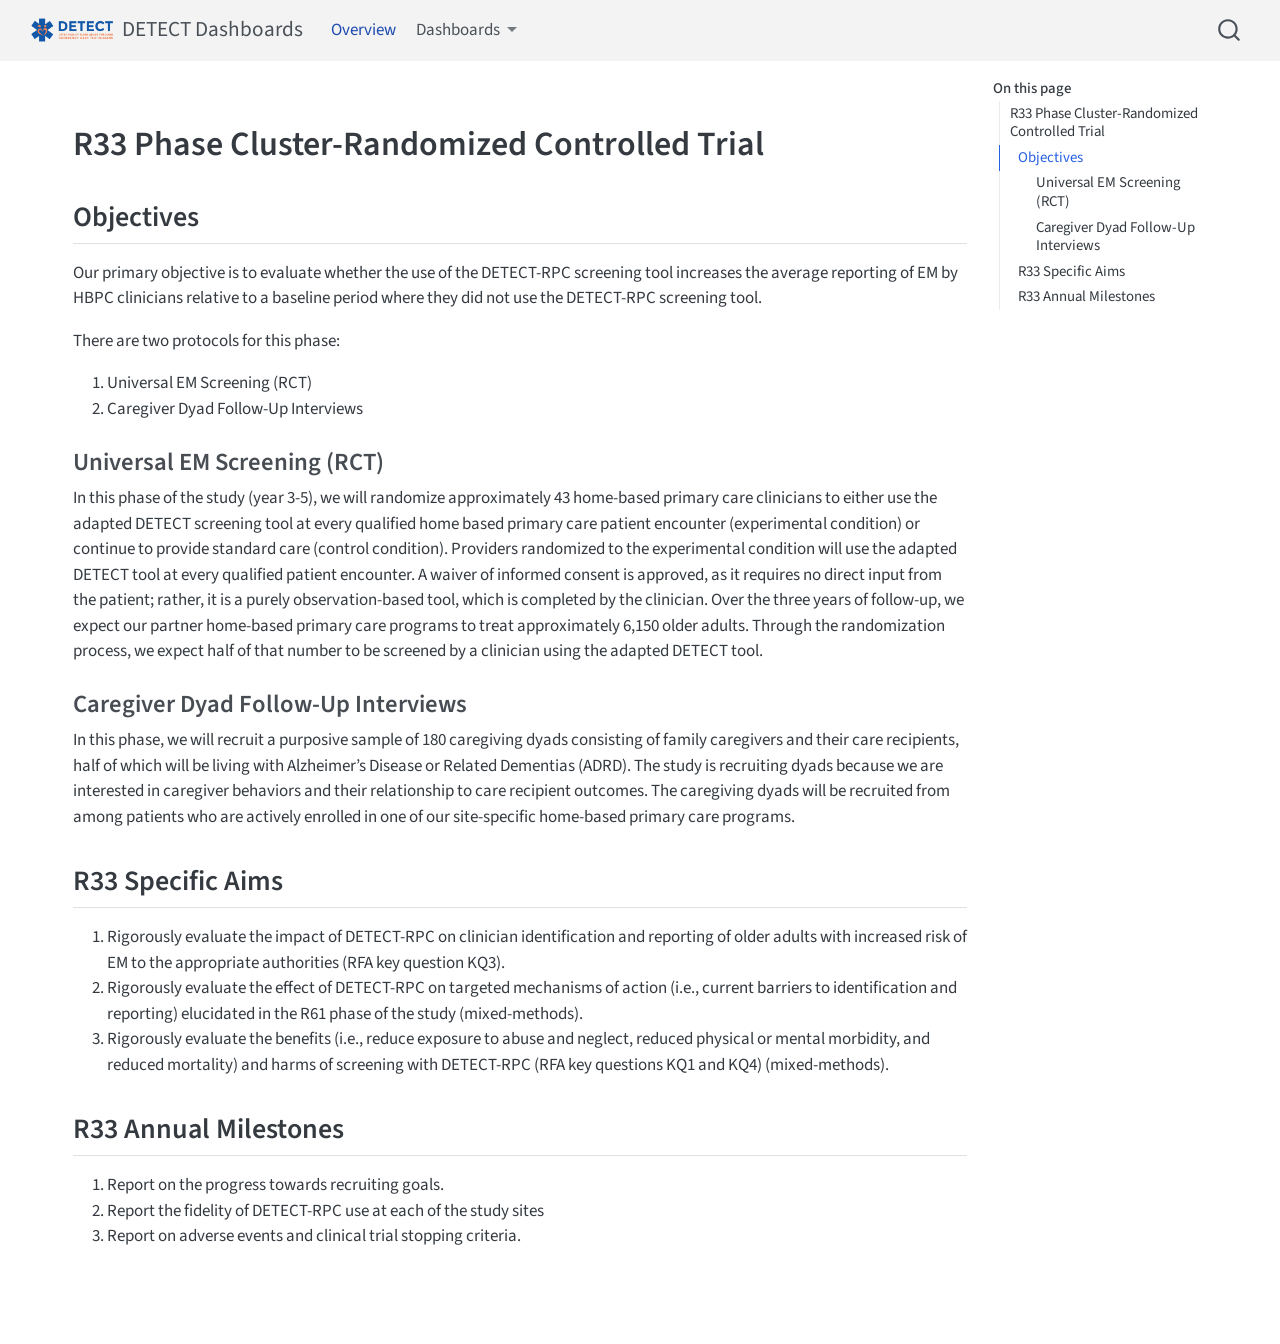
<file: index.html>
<!DOCTYPE html>
<html xmlns="http://www.w3.org/1999/xhtml" lang="en" xml:lang="en"><head>

<meta charset="utf-8">
<meta name="generator" content="quarto-1.9.35">

<meta name="viewport" content="width=device-width, initial-scale=1.0, user-scalable=yes">


<title>DETECT Dashboards</title>
<style>
/* Default styles provided by pandoc.
** See https://pandoc.org/MANUAL.html#variables-for-html for config info.
*/
code{white-space: pre-wrap;}
span.smallcaps{font-variant: small-caps;}
div.columns{display: flex; gap: min(4vw, 1.5em);}
div.column{flex: auto; overflow-x: auto;}
div.hanging-indent{margin-left: 1.5em; text-indent: -1.5em;}
ul.task-list{list-style: none;}
ul.task-list li input[type="checkbox"] {
  width: 0.8em;
  margin: 0 0.8em 0.2em -1em; /* quarto-specific, see https://github.com/quarto-dev/quarto-cli/issues/4556 */ 
  vertical-align: middle;
}
</style>


<script src="site_libs/quarto-nav/quarto-nav.js"></script>
<script src="site_libs/quarto-nav/headroom.min.js"></script>
<script src="site_libs/clipboard/clipboard.min.js"></script>
<script src="site_libs/quarto-search/autocomplete.umd.js"></script>
<script src="site_libs/quarto-search/fuse.min.js"></script>
<script src="site_libs/quarto-search/quarto-search.js"></script>
<meta name="quarto:offset" content="./">
<script src="site_libs/quarto-html/quarto.js" type="module"></script>
<script src="site_libs/quarto-html/tabsets/tabsets.js" type="module"></script>
<script src="site_libs/quarto-html/popper.min.js"></script>
<script src="site_libs/quarto-html/tippy.umd.min.js"></script>
<script src="site_libs/quarto-html/anchor.min.js"></script>
<link href="site_libs/quarto-html/tippy.css" rel="stylesheet">
<link href="site_libs/quarto-html/quarto-syntax-highlighting-46f66b053e56abd73bb6e954d61a315b.css" rel="stylesheet" id="quarto-text-highlighting-styles">
<script src="site_libs/bootstrap/bootstrap.min.js"></script>
<link href="site_libs/bootstrap/bootstrap-icons.css" rel="stylesheet">
<link href="site_libs/bootstrap/bootstrap-0ff3f1d76fcff7ed79e3e7213099bb52.min.css" rel="stylesheet" append-hash="true" id="quarto-bootstrap" data-mode="light">
<script id="quarto-search-options" type="application/json">{
  "location": "navbar",
  "copy-button": false,
  "collapse-after": 3,
  "panel-placement": "end",
  "type": "overlay",
  "limit": 50,
  "keyboard-shortcut": [
    "f",
    "/",
    "s"
  ],
  "show-item-context": false,
  "language": {
    "search-no-results-text": "No results",
    "search-matching-documents-text": "matching documents",
    "search-copy-link-title": "Copy link to search",
    "search-hide-matches-text": "Hide additional matches",
    "search-more-match-text": "more match in this document",
    "search-more-matches-text": "more matches in this document",
    "search-clear-button-title": "Clear",
    "search-text-placeholder": "",
    "search-detached-cancel-button-title": "Cancel",
    "search-submit-button-title": "Submit",
    "search-label": "Search"
  }
}</script>


<link rel="stylesheet" href="assets/custom_style.css">
</head>

<body class="nav-fixed quarto-light">

<div id="quarto-search-results"></div>
  <header id="quarto-header" class="headroom fixed-top">
    <nav class="navbar navbar-expand-lg " data-bs-theme="dark">
      <div class="navbar-container container-fluid">
      <div class="navbar-brand-container mx-auto">
    <a href="./index.html" class="navbar-brand navbar-brand-logo">
    <img src="./graphics/detect_logo.png" alt="" class="navbar-logo light-content">
    <img src="./graphics/detect_logo.png" alt="" class="navbar-logo dark-content">
    </a>
    <a class="navbar-brand" href="./index.html">
    <span class="navbar-title">DETECT Dashboards</span>
    </a>
  </div>
            <div id="quarto-search" class="" title="Search"></div>
          <button class="navbar-toggler" type="button" data-bs-toggle="collapse" data-bs-target="#navbarCollapse" aria-controls="navbarCollapse" role="menu" aria-expanded="false" aria-label="Toggle navigation" onclick="if (window.quartoToggleHeadroom) { window.quartoToggleHeadroom(); }">
  <span class="navbar-toggler-icon"></span>
</button>
          <div class="collapse navbar-collapse" id="navbarCollapse">
            <ul class="navbar-nav navbar-nav-scroll me-auto">
  <li class="nav-item">
    <a class="nav-link active" href="./index.html" aria-current="page"> 
<span class="menu-text">Overview</span></a>
  </li>  
  <li class="nav-item dropdown ">
    <a class="nav-link dropdown-toggle" href="#" id="nav-menu-dashboards" role="link" data-bs-toggle="dropdown" aria-expanded="false">
 <span class="menu-text">Dashboards</span>
    </a>
    <ul class="dropdown-menu" aria-labelledby="nav-menu-dashboards">    
        <li>
    <a class="dropdown-item" href="./sections/detect_tool_dashboard.html">
 <span class="dropdown-text">DETECT Tool</span></a>
  </li>  
        <li>
    <a class="dropdown-item" href="./sections/aps_baseline_dashboard.html">
 <span class="dropdown-text">APS Baseline Dashboard</span></a>
  </li>  
    </ul>
  </li>
</ul>
          </div> <!-- /navcollapse -->
            <div class="quarto-navbar-tools">
</div>
      </div> <!-- /container-fluid -->
    </nav>
</header>
<!-- content -->
<div id="quarto-content" class="quarto-container page-columns page-rows-contents page-layout-full page-navbar">
<!-- sidebar -->
<!-- margin-sidebar -->
    <div id="quarto-margin-sidebar" class="sidebar margin-sidebar">
        <nav id="TOC" role="doc-toc" class="toc-active">
    <h2 id="toc-title">On this page</h2>
   
  <ul>
  <li><a href="#r33-phase-cluster-randomized-controlled-trial" id="toc-r33-phase-cluster-randomized-controlled-trial" class="nav-link active" data-scroll-target="#r33-phase-cluster-randomized-controlled-trial">R33 Phase Cluster-Randomized Controlled Trial</a>
  <ul class="collapse">
  <li><a href="#objectives" id="toc-objectives" class="nav-link" data-scroll-target="#objectives">Objectives</a>
  <ul class="collapse">
  <li><a href="#universal-em-screening-rct" id="toc-universal-em-screening-rct" class="nav-link" data-scroll-target="#universal-em-screening-rct">Universal EM Screening (RCT)</a></li>
  <li><a href="#caregiver-dyad-follow-up-interviews" id="toc-caregiver-dyad-follow-up-interviews" class="nav-link" data-scroll-target="#caregiver-dyad-follow-up-interviews">Caregiver Dyad Follow-Up Interviews</a></li>
  </ul></li>
  <li><a href="#r33-specific-aims" id="toc-r33-specific-aims" class="nav-link" data-scroll-target="#r33-specific-aims">R33 Specific Aims</a></li>
  <li><a href="#r33-annual-milestones" id="toc-r33-annual-milestones" class="nav-link" data-scroll-target="#r33-annual-milestones">R33 Annual Milestones</a></li>
  </ul></li>
  </ul>
</nav>
    </div>
<!-- main -->
<main class="content column-page-left" id="quarto-document-content"><header id="title-block-header" class="quarto-title-block"></header>




<section id="r33-phase-cluster-randomized-controlled-trial" class="level1">
<h1>R33 Phase Cluster-Randomized Controlled Trial</h1>
<section id="objectives" class="level2">
<h2 class="anchored" data-anchor-id="objectives">Objectives</h2>
<p>Our primary objective is to evaluate whether the use of the DETECT-RPC screening tool increases the average reporting of EM by HBPC clinicians relative to a baseline period where they did not use the DETECT-RPC screening tool.</p>
<p>There are two protocols for this phase:</p>
<ol type="1">
<li>Universal EM Screening (RCT)</li>
<li>Caregiver Dyad Follow-Up Interviews</li>
</ol>
<section id="universal-em-screening-rct" class="level3">
<h3 class="anchored" data-anchor-id="universal-em-screening-rct">Universal EM Screening (RCT)</h3>
<p>In this phase of the study (year 3-5), we will randomize approximately 43 home-based primary care clinicians to either use the adapted DETECT screening tool at every qualified home based primary care patient encounter (experimental condition) or continue to provide standard care (control condition). Providers randomized to the experimental condition will use the adapted DETECT tool at every qualified patient encounter. A waiver of informed consent is approved, as it requires no direct input from the patient; rather, it is a purely observation-based tool, which is completed by the clinician. Over the three years of follow-up, we expect our partner home-based primary care programs to treat approximately 6,150 older adults. Through the randomization process, we expect half of that number to be screened by a clinician using the adapted DETECT tool.</p>
</section>
<section id="caregiver-dyad-follow-up-interviews" class="level3">
<h3 class="anchored" data-anchor-id="caregiver-dyad-follow-up-interviews">Caregiver Dyad Follow-Up Interviews</h3>
<p>In this phase, we will recruit a purposive sample of 180 caregiving dyads consisting of family caregivers and their care recipients, half of which will be living with Alzheimer’s Disease or Related Dementias (ADRD). The study is recruiting dyads because we are interested in caregiver behaviors and their relationship to care recipient outcomes. The caregiving dyads will be recruited from among patients who are actively enrolled in one of our site-specific home-based primary care programs.</p>
</section>
</section>
<section id="r33-specific-aims" class="level2">
<h2 class="anchored" data-anchor-id="r33-specific-aims">R33 Specific Aims</h2>
<ol type="1">
<li>Rigorously evaluate the impact of DETECT-RPC on clinician identification and reporting of older adults with increased risk of EM to the appropriate authorities (RFA key question KQ3).</li>
<li>Rigorously evaluate the effect of DETECT-RPC on targeted mechanisms of action (i.e., current barriers to identification and reporting) elucidated in the R61 phase of the study (mixed-methods).</li>
<li>Rigorously evaluate the benefits (i.e., reduce exposure to abuse and neglect, reduced physical or mental morbidity, and reduced mortality) and harms of screening with DETECT-RPC (RFA key questions KQ1 and KQ4) (mixed-methods).</li>
</ol>
</section>
<section id="r33-annual-milestones" class="level2">
<h2 class="anchored" data-anchor-id="r33-annual-milestones">R33 Annual Milestones</h2>
<ol type="1">
<li>Report on the progress towards recruiting goals.</li>
<li>Report the fidelity of DETECT-RPC use at each of the study sites</li>
<li>Report on adverse events and clinical trial stopping criteria.</li>
</ol>


</section>
</section>

</main> <!-- /main -->
<script id="quarto-html-after-body" type="application/javascript">
  window.document.addEventListener("DOMContentLoaded", function (event) {
    const icon = "";
    const anchorJS = new window.AnchorJS();
    anchorJS.options = {
      placement: 'right',
      icon: icon
    };
    anchorJS.add('.anchored');
    const isCodeAnnotation = (el) => {
      for (const clz of el.classList) {
        if (clz.startsWith('code-annotation-')) {                     
          return true;
        }
      }
      return false;
    }
    const onCopySuccess = function(e) {
      // button target
      const button = e.trigger;
      // don't keep focus
      button.blur();
      // flash "checked"
      button.classList.add('code-copy-button-checked');
      var currentTitle = button.getAttribute("title");
      button.setAttribute("title", "Copied!");
      let tooltip;
      if (window.bootstrap) {
        button.setAttribute("data-bs-toggle", "tooltip");
        button.setAttribute("data-bs-placement", "left");
        button.setAttribute("data-bs-title", "Copied!");
        tooltip = new bootstrap.Tooltip(button, 
          { trigger: "manual", 
            customClass: "code-copy-button-tooltip",
            offset: [0, -8]});
        tooltip.show();    
      }
      setTimeout(function() {
        if (tooltip) {
          tooltip.hide();
          button.removeAttribute("data-bs-title");
          button.removeAttribute("data-bs-toggle");
          button.removeAttribute("data-bs-placement");
        }
        button.setAttribute("title", currentTitle);
        button.classList.remove('code-copy-button-checked');
      }, 1000);
      // clear code selection
      e.clearSelection();
    }
    const getTextToCopy = function(trigger) {
      const outerScaffold = trigger.parentElement.cloneNode(true);
      const codeEl = outerScaffold.querySelector('code');
      for (const childEl of codeEl.children) {
        if (isCodeAnnotation(childEl)) {
          childEl.remove();
        }
      }
      return codeEl.innerText;
    }
    const clipboard = new window.ClipboardJS('.code-copy-button:not([data-in-quarto-modal])', {
      text: getTextToCopy
    });
    clipboard.on('success', onCopySuccess);
    if (window.document.getElementById('quarto-embedded-source-code-modal')) {
      const clipboardModal = new window.ClipboardJS('.code-copy-button[data-in-quarto-modal]', {
        text: getTextToCopy,
        container: window.document.getElementById('quarto-embedded-source-code-modal')
      });
      clipboardModal.on('success', onCopySuccess);
    }
      var localhostRegex = new RegExp(/^(?:http|https):\/\/localhost\:?[0-9]*\//);
      var mailtoRegex = new RegExp(/^mailto:/);
        var filterRegex = new RegExp("https:\/\/cailynmeyer\.github\.io\/DETECT-Dashboards\/");
      var isInternal = (href) => {
          return filterRegex.test(href) || localhostRegex.test(href) || mailtoRegex.test(href);
      }
      // Inspect non-navigation links and adorn them if external
     var links = window.document.querySelectorAll('a[href]:not(.nav-link):not(.navbar-brand):not(.toc-action):not(.sidebar-link):not(.sidebar-item-toggle):not(.pagination-link):not(.no-external):not([aria-hidden]):not(.dropdown-item):not(.quarto-navigation-tool):not(.about-link)');
      for (var i=0; i<links.length; i++) {
        const link = links[i];
        if (!isInternal(link.href)) {
          // undo the damage that might have been done by quarto-nav.js in the case of
          // links that we want to consider external
          if (link.dataset.originalHref !== undefined) {
            link.href = link.dataset.originalHref;
          }
        }
      }
    function tippyHover(el, contentFn, onTriggerFn, onUntriggerFn) {
      const config = {
        allowHTML: true,
        maxWidth: 500,
        delay: 100,
        arrow: false,
        appendTo: function(el) {
            return el.parentElement;
        },
        interactive: true,
        interactiveBorder: 10,
        theme: 'quarto',
        placement: 'bottom-start',
      };
      if (contentFn) {
        config.content = contentFn;
      }
      if (onTriggerFn) {
        config.onTrigger = onTriggerFn;
      }
      if (onUntriggerFn) {
        config.onUntrigger = onUntriggerFn;
      }
      window.tippy(el, config); 
    }
    const noterefs = window.document.querySelectorAll('a[role="doc-noteref"]');
    for (var i=0; i<noterefs.length; i++) {
      const ref = noterefs[i];
      tippyHover(ref, function() {
        // use id or data attribute instead here
        let href = ref.getAttribute('data-footnote-href') || ref.getAttribute('href');
        try { href = new URL(href).hash; } catch {}
        const id = href.replace(/^#\/?/, "");
        const note = window.document.getElementById(id);
        if (note) {
          return note.innerHTML;
        } else {
          return "";
        }
      });
    }
    const xrefs = window.document.querySelectorAll('a.quarto-xref');
    const processXRef = (id, note) => {
      // Strip column container classes
      const stripColumnClz = (el) => {
        el.classList.remove("page-full", "page-columns");
        if (el.children) {
          for (const child of el.children) {
            stripColumnClz(child);
          }
        }
      }
      stripColumnClz(note)
      if (id === null || id.startsWith('sec-')) {
        // Special case sections, only their first couple elements
        const container = document.createElement("div");
        if (note.children && note.children.length > 2) {
          container.appendChild(note.children[0].cloneNode(true));
          for (let i = 1; i < note.children.length; i++) {
            const child = note.children[i];
            if (child.tagName === "P" && child.innerText === "") {
              continue;
            } else {
              container.appendChild(child.cloneNode(true));
              break;
            }
          }
          if (window.Quarto?.typesetMath) {
            window.Quarto.typesetMath(container);
          }
          return container.innerHTML
        } else {
          if (window.Quarto?.typesetMath) {
            window.Quarto.typesetMath(note);
          }
          return note.innerHTML;
        }
      } else {
        // Remove any anchor links if they are present
        const anchorLink = note.querySelector('a.anchorjs-link');
        if (anchorLink) {
          anchorLink.remove();
        }
        if (window.Quarto?.typesetMath) {
          window.Quarto.typesetMath(note);
        }
        if (note.classList.contains("callout")) {
          return note.outerHTML;
        } else {
          return note.innerHTML;
        }
      }
    }
    for (var i=0; i<xrefs.length; i++) {
      const xref = xrefs[i];
      tippyHover(xref, undefined, function(instance) {
        instance.disable();
        let url = xref.getAttribute('href');
        let hash = undefined; 
        if (url.startsWith('#')) {
          hash = url;
        } else {
          try { hash = new URL(url).hash; } catch {}
        }
        if (hash) {
          const id = hash.replace(/^#\/?/, "");
          const note = window.document.getElementById(id);
          if (note !== null) {
            try {
              const html = processXRef(id, note.cloneNode(true));
              instance.setContent(html);
            } finally {
              instance.enable();
              instance.show();
            }
          } else {
            // See if we can fetch this
            fetch(url.split('#')[0])
            .then(res => res.text())
            .then(html => {
              const parser = new DOMParser();
              const htmlDoc = parser.parseFromString(html, "text/html");
              const note = htmlDoc.getElementById(id);
              if (note !== null) {
                const html = processXRef(id, note);
                instance.setContent(html);
              } 
            }).finally(() => {
              instance.enable();
              instance.show();
            });
          }
        } else {
          // See if we can fetch a full url (with no hash to target)
          // This is a special case and we should probably do some content thinning / targeting
          fetch(url)
          .then(res => res.text())
          .then(html => {
            const parser = new DOMParser();
            const htmlDoc = parser.parseFromString(html, "text/html");
            const note = htmlDoc.querySelector('main.content');
            if (note !== null) {
              // This should only happen for chapter cross references
              // (since there is no id in the URL)
              // remove the first header
              if (note.children.length > 0 && note.children[0].tagName === "HEADER") {
                note.children[0].remove();
              }
              const html = processXRef(null, note);
              instance.setContent(html);
            } 
          }).finally(() => {
            instance.enable();
            instance.show();
          });
        }
      }, function(instance) {
      });
    }
        let selectedAnnoteEl;
        const selectorForAnnotation = ( cell, annotation) => {
          let cellAttr = 'data-code-cell="' + cell + '"';
          let lineAttr = 'data-code-annotation="' +  annotation + '"';
          const selector = 'span[' + cellAttr + '][' + lineAttr + ']';
          return selector;
        }
        const selectCodeLines = (annoteEl) => {
          const doc = window.document;
          const targetCell = annoteEl.getAttribute("data-target-cell");
          const targetAnnotation = annoteEl.getAttribute("data-target-annotation");
          const annoteSpan = window.document.querySelector(selectorForAnnotation(targetCell, targetAnnotation));
          const lines = annoteSpan.getAttribute("data-code-lines").split(",");
          const lineIds = lines.map((line) => {
            return targetCell + "-" + line;
          })
          let top = null;
          let height = null;
          let parent = null;
          if (lineIds.length > 0) {
              //compute the position of the single el (top and bottom and make a div)
              const el = window.document.getElementById(lineIds[0]);
              top = el.offsetTop;
              height = el.offsetHeight;
              parent = el.parentElement.parentElement;
            if (lineIds.length > 1) {
              const lastEl = window.document.getElementById(lineIds[lineIds.length - 1]);
              const bottom = lastEl.offsetTop + lastEl.offsetHeight;
              height = bottom - top;
            }
            if (top !== null && height !== null && parent !== null) {
              // cook up a div (if necessary) and position it 
              let div = window.document.getElementById("code-annotation-line-highlight");
              if (div === null) {
                div = window.document.createElement("div");
                div.setAttribute("id", "code-annotation-line-highlight");
                div.style.position = 'absolute';
                parent.appendChild(div);
              }
              div.style.top = top - 2 + "px";
              div.style.height = height + 4 + "px";
              div.style.left = 0;
              let gutterDiv = window.document.getElementById("code-annotation-line-highlight-gutter");
              if (gutterDiv === null) {
                gutterDiv = window.document.createElement("div");
                gutterDiv.setAttribute("id", "code-annotation-line-highlight-gutter");
                gutterDiv.style.position = 'absolute';
                const codeCell = window.document.getElementById(targetCell);
                const gutter = codeCell.querySelector('.code-annotation-gutter');
                gutter.appendChild(gutterDiv);
              }
              gutterDiv.style.top = top - 2 + "px";
              gutterDiv.style.height = height + 4 + "px";
            }
            selectedAnnoteEl = annoteEl;
          }
        };
        const unselectCodeLines = () => {
          const elementsIds = ["code-annotation-line-highlight", "code-annotation-line-highlight-gutter"];
          elementsIds.forEach((elId) => {
            const div = window.document.getElementById(elId);
            if (div) {
              div.remove();
            }
          });
          selectedAnnoteEl = undefined;
        };
          // Handle positioning of the toggle
      window.addEventListener(
        "resize",
        throttle(() => {
          elRect = undefined;
          if (selectedAnnoteEl) {
            selectCodeLines(selectedAnnoteEl);
          }
        }, 10)
      );
      function throttle(fn, ms) {
      let throttle = false;
      let timer;
        return (...args) => {
          if(!throttle) { // first call gets through
              fn.apply(this, args);
              throttle = true;
          } else { // all the others get throttled
              if(timer) clearTimeout(timer); // cancel #2
              timer = setTimeout(() => {
                fn.apply(this, args);
                timer = throttle = false;
              }, ms);
          }
        };
      }
        // Attach click handler to the DT
        const annoteDls = window.document.querySelectorAll('dt[data-target-cell]');
        for (const annoteDlNode of annoteDls) {
          annoteDlNode.addEventListener('click', (event) => {
            const clickedEl = event.target;
            if (clickedEl !== selectedAnnoteEl) {
              unselectCodeLines();
              const activeEl = window.document.querySelector('dt[data-target-cell].code-annotation-active');
              if (activeEl) {
                activeEl.classList.remove('code-annotation-active');
              }
              selectCodeLines(clickedEl);
              clickedEl.classList.add('code-annotation-active');
            } else {
              // Unselect the line
              unselectCodeLines();
              clickedEl.classList.remove('code-annotation-active');
            }
          });
        }
    const findCites = (el) => {
      const parentEl = el.parentElement;
      if (parentEl) {
        const cites = parentEl.dataset.cites;
        if (cites) {
          return {
            el,
            cites: cites.split(' ')
          };
        } else {
          return findCites(el.parentElement)
        }
      } else {
        return undefined;
      }
    };
    var bibliorefs = window.document.querySelectorAll('a[role="doc-biblioref"]');
    for (var i=0; i<bibliorefs.length; i++) {
      const ref = bibliorefs[i];
      const citeInfo = findCites(ref);
      if (citeInfo) {
        tippyHover(citeInfo.el, function() {
          var popup = window.document.createElement('div');
          citeInfo.cites.forEach(function(cite) {
            var citeDiv = window.document.createElement('div');
            citeDiv.classList.add('hanging-indent');
            citeDiv.classList.add('csl-entry');
            var biblioDiv = window.document.getElementById('ref-' + cite);
            if (biblioDiv) {
              citeDiv.innerHTML = biblioDiv.innerHTML;
            }
            popup.appendChild(citeDiv);
          });
          return popup.innerHTML;
        });
      }
    }
  });
  </script>
</div> <!-- /content -->




</body></html>
</file>
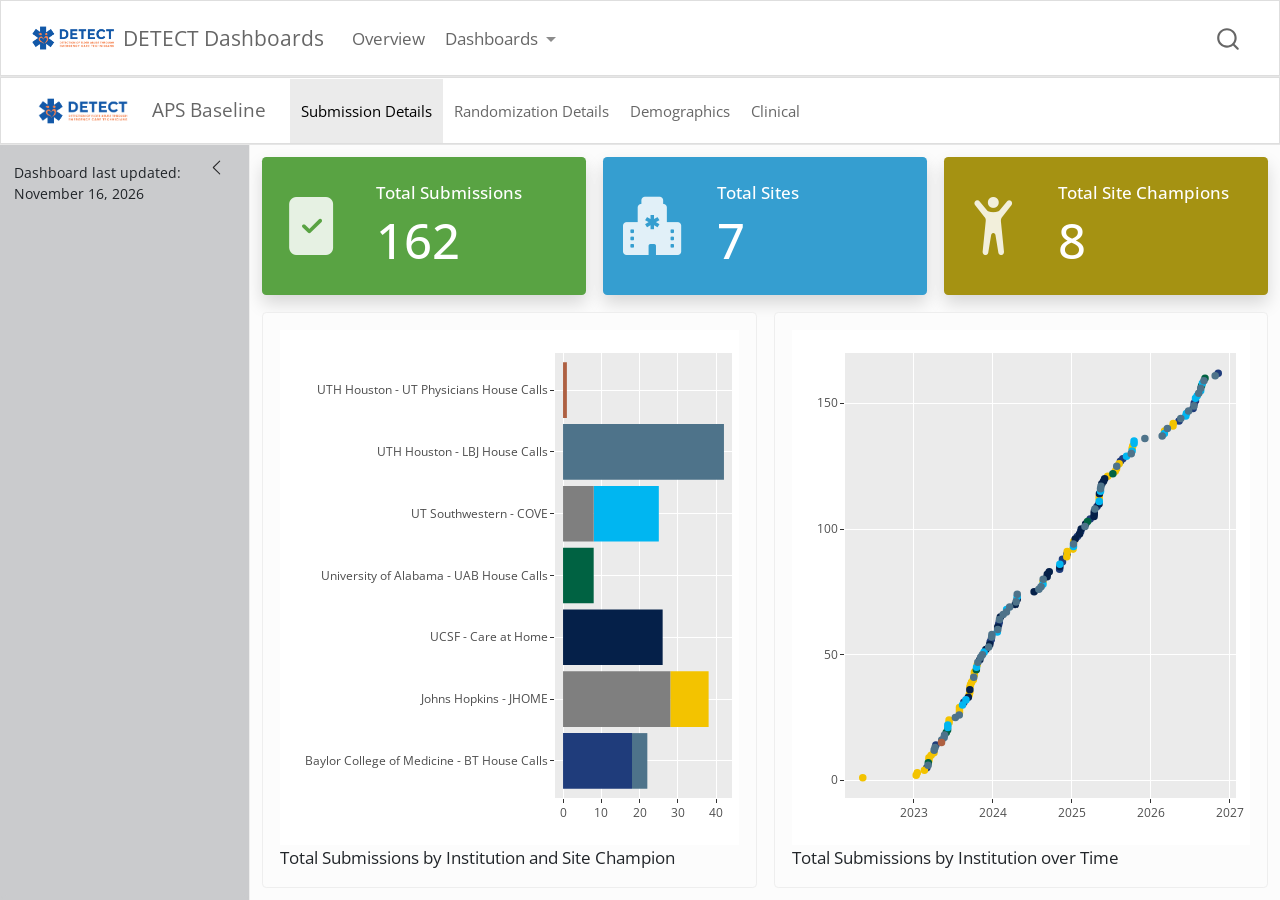
<file: sections/aps_baseline_dashboard.html>
<!DOCTYPE html>
<html xmlns="http://www.w3.org/1999/xhtml" lang="en" xml:lang="en"><head>

<meta charset="utf-8">
<meta name="generator" content="quarto-1.9.35">

<meta name="viewport" content="width=device-width, initial-scale=1.0, user-scalable=yes">

<meta name="author" content="">
<meta name="dcterms.date" content="2026-11-16">

<title>APS Baseline – DETECT Dashboards</title>
<style>
/* Default styles provided by pandoc.
** See https://pandoc.org/MANUAL.html#variables-for-html for config info.
*/
code{white-space: pre-wrap;}
span.smallcaps{font-variant: small-caps;}
div.columns{display: flex; gap: min(4vw, 1.5em);}
div.column{flex: auto; overflow-x: auto;}
div.hanging-indent{margin-left: 1.5em; text-indent: -1.5em;}
ul.task-list{list-style: none;}
ul.task-list li input[type="checkbox"] {
  width: 0.8em;
  margin: 0 0.8em 0.2em -1em; /* quarto-specific, see https://github.com/quarto-dev/quarto-cli/issues/4556 */ 
  vertical-align: middle;
}
</style>


<script src="../site_libs/quarto-nav/quarto-nav.js"></script>
<script src="../site_libs/quarto-nav/headroom.min.js"></script>
<script src="../site_libs/clipboard/clipboard.min.js"></script>
<script src="../site_libs/quarto-search/autocomplete.umd.js"></script>
<script src="../site_libs/quarto-search/fuse.min.js"></script>
<script src="../site_libs/quarto-search/quarto-search.js"></script>
<meta name="quarto:offset" content="../">
<script src="../site_libs/quarto-html/quarto.js" type="module"></script>
<script src="../site_libs/quarto-html/tabsets/tabsets.js" type="module"></script>
<script src="../site_libs/quarto-html/popper.min.js"></script>
<script src="../site_libs/quarto-html/tippy.umd.min.js"></script>
<script src="../site_libs/quarto-html/anchor.min.js"></script>
<link href="../site_libs/quarto-html/tippy.css" rel="stylesheet">
<link href="../site_libs/quarto-html/quarto-syntax-highlighting-46f66b053e56abd73bb6e954d61a315b.css" rel="stylesheet" class="quarto-color-scheme" id="quarto-text-highlighting-styles">
<link href="../site_libs/quarto-html/quarto-syntax-highlighting-dark-22b4aaf4c2978829df3684e8f2c068db.css" rel="stylesheet" class="quarto-color-scheme quarto-color-alternate" id="quarto-text-highlighting-styles">
<link href="../site_libs/quarto-html/quarto-syntax-highlighting-46f66b053e56abd73bb6e954d61a315b.css" rel="stylesheet" class="quarto-color-scheme-extra" id="quarto-text-highlighting-styles">
<script src="../site_libs/bootstrap/bootstrap.min.js"></script>
<link href="../site_libs/bootstrap/bootstrap-icons.css" rel="stylesheet">
<link href="../site_libs/bootstrap/bootstrap-6ec840b0bba7ebbecc6939516f9f53fd.min.css" rel="stylesheet" append-hash="true" class="quarto-color-scheme" id="quarto-bootstrap" data-mode="light">
<link href="../site_libs/bootstrap/bootstrap-dark-6ec840b0bba7ebbecc6939516f9f53fd.min.css" rel="stylesheet" append-hash="true" class="quarto-color-scheme quarto-color-alternate" id="quarto-bootstrap" data-mode="light">
<link href="../site_libs/bootstrap/bootstrap-6ec840b0bba7ebbecc6939516f9f53fd.min.css" rel="stylesheet" append-hash="true" class="quarto-color-scheme-extra" id="quarto-bootstrap" data-mode="light">
<script src="../site_libs/quarto-dashboard/quarto-dashboard.js"></script>
<script src="../site_libs/quarto-dashboard/stickythead.js"></script>



<script src="../site_libs/quarto-dashboard/web-components.js" type="module"></script>
<script src="../site_libs/quarto-dashboard/components.js"></script>

<script id="quarto-search-options" type="application/json">{
  "location": "navbar",
  "copy-button": false,
  "collapse-after": 3,
  "panel-placement": "end",
  "type": "overlay",
  "limit": 50,
  "keyboard-shortcut": [
    "f",
    "/",
    "s"
  ],
  "show-item-context": false,
  "language": {
    "search-no-results-text": "No results",
    "search-matching-documents-text": "matching documents",
    "search-copy-link-title": "Copy link to search",
    "search-hide-matches-text": "Hide additional matches",
    "search-more-match-text": "more match in this document",
    "search-more-matches-text": "more matches in this document",
    "search-clear-button-title": "Clear",
    "search-text-placeholder": "",
    "search-detached-cancel-button-title": "Cancel",
    "search-submit-button-title": "Submit",
    "search-label": "Search"
  }
}</script>
<link href="../site_libs/htmltools-fill-0.5.9/fill.css" rel="stylesheet">
<script src="../site_libs/htmlwidgets-1.6.4/htmlwidgets.js"></script>
<script src="../site_libs/plotly-binding-4.12.0/plotly.js"></script>
<script src="../site_libs/typedarray-0.1/typedarray.min.js"></script>
<script src="../site_libs/jquery-3.6.0/jquery-3.6.0.min.js"></script>
<link href="../site_libs/crosstalk-1.2.2/css/crosstalk.min.css" rel="stylesheet">
<script src="../site_libs/crosstalk-1.2.2/js/crosstalk.min.js"></script>
<link href="../site_libs/plotly-htmlwidgets-css-2.25.2/plotly-htmlwidgets.css" rel="stylesheet">
<script src="../site_libs/plotly-main-2.25.2/plotly-latest.min.js"></script>
<link href="../site_libs/datatables-css-0.0.0/datatables-crosstalk.css" rel="stylesheet">
<script src="../site_libs/datatables-binding-0.34.0/datatables.js"></script>
<link href="../site_libs/dt-core-1.13.6/css/jquery.dataTables.min.css" rel="stylesheet">
<link href="../site_libs/dt-core-1.13.6/css/jquery.dataTables.extra.css" rel="stylesheet">
<script src="../site_libs/dt-core-1.13.6/js/jquery.dataTables.min.js"></script>


</head>

<body class="quarto-dashboard nav-fixed dashboard-fill dashboard-sidebar fullcontent quarto-light">


<div id="quarto-search-results"></div>
  <header id="quarto-header" class="headroom fixed-top">
    <nav class="navbar navbar-expand-lg " data-bs-theme="dark">
      <div class="navbar-container container-fluid">
      <div class="navbar-brand-container mx-auto">
    <a href="../index.html" class="navbar-brand navbar-brand-logo">
    <img src="../graphics/detect_logo.png" alt="" class="navbar-logo light-content">
    <img src="../graphics/detect_logo.png" alt="" class="navbar-logo dark-content">
    </a>
    <a class="navbar-brand" href="../index.html">
    <span class="navbar-title">DETECT Dashboards</span>
    </a>
  </div>
            <div id="quarto-search" class="" title="Search"></div>
          <button class="navbar-toggler" type="button" data-bs-toggle="collapse" data-bs-target="#navbarCollapse" aria-controls="navbarCollapse" role="menu" aria-expanded="false" aria-label="Toggle navigation" onclick="if (window.quartoToggleHeadroom) { window.quartoToggleHeadroom(); }">
  <span class="navbar-toggler-icon"></span>
</button>
          <div class="collapse navbar-collapse" id="navbarCollapse">
            <ul class="navbar-nav navbar-nav-scroll me-auto">
  <li class="nav-item">
    <a class="nav-link" href="../index.html"> 
<span class="menu-text">Overview</span></a>
  </li>  
  <li class="nav-item dropdown ">
    <a class="nav-link dropdown-toggle" href="#" id="nav-menu-dashboards" role="link" data-bs-toggle="dropdown" aria-expanded="false">
 <span class="menu-text">Dashboards</span>
    </a>
    <ul class="dropdown-menu" aria-labelledby="nav-menu-dashboards">    
        <li>
    <a class="dropdown-item" href="../sections/detect_tool_dashboard.html">
 <span class="dropdown-text">DETECT Tool</span></a>
  </li>  
        <li>
    <a class="dropdown-item" href="../sections/aps_baseline_dashboard.html">
 <span class="dropdown-text">APS Baseline Dashboard</span></a>
  </li>  
    </ul>
  </li>
</ul>
          </div> <!-- /navcollapse -->
            <div class="quarto-navbar-tools">
</div>
      </div> <!-- /container-fluid -->
    </nav>
<header id="quarto-dashboard-header">
<nav class="navbar navbar-expand-md slim" data-bs-theme="dark">
  <div class="navbar-container container-fluid">
    <button class="navbar-toggler" type="button" data-bs-toggle="collapse" data-bs-target="#dashboard-collapse" aria-controls="dashboard-collapse" aria-expanded="false" aria-label="Toggle navigation">
      <span class="navbar-toggler-icon"></span>
    </button>    


    <div class="navbar-brand-container">
    <a href="#"><img src="../assets/graphics/detect-logo.png" alt="" class="navbar-logo light-content d-inline-block"></a>
    <a href="#"><img src="../assets/graphics/detect-logo.png" alt="" class="navbar-logo dark-content d-inline-block"></a>
      <div class="navbar-title">
        <div class="navbar-title-text"><a href="#">APS Baseline</a></div>
        
        
      </div>
    </div>
<div id="dashboard-collapse" class="navbar-collapse collapse"><ul class="navbar-nav navbar-nav-scroll me-auto" role="tablist"><li class="nav-item" role="presentation"><a id="tab-submission-details" class="nav-link active" data-bs-toggle="tab" role="tab" data-bs-target="#submission-details" data-scrolling="false" href="#submission-details" aria-controls="submission-details" aria-selected="true"><span class="nav-link-text">Submission Details</span></a></li><li class="nav-item" role="presentation"><a id="tab-randomization-details" class="nav-link" data-bs-toggle="tab" role="tab" data-bs-target="#randomization-details" data-scrolling="false" href="#randomization-details" aria-controls="randomization-details" aria-selected="false"><span class="nav-link-text">Randomization Details</span></a></li><li class="nav-item" role="presentation"><a id="tab-demographics" class="nav-link" data-bs-toggle="tab" role="tab" data-bs-target="#demographics" data-scrolling="false" href="#demographics" aria-controls="demographics" aria-selected="false"><span class="nav-link-text">Demographics</span></a></li><li class="nav-item" role="presentation"><a id="tab-clinical" class="nav-link" data-bs-toggle="tab" role="tab" data-bs-target="#clinical" data-scrolling="false" href="#clinical" aria-controls="clinical" aria-selected="false"><span class="nav-link-text">Clinical</span></a></li></ul></div></div>
</nav>
</header></header>
<!-- content -->
<div id="quarto-content" class="quarto-container page-layout-custom page-navbar quarto-dashboard-content bslib-gap-spacing html-fill-container bslib-page-fill quarto-dashboard-pages dashboard-sidebar-container">
<!-- sidebar -->
<!-- margin-sidebar -->
<!-- main -->

<div class="bslib-sidebar-layout html-fill-item html-fill-container" data-bslib-sidebar-open="desktop" data-bslib-sidebar-init="true" data-bslib-sidebar-border="false" data-bslib-sidebar-border-radius="false"><div class="main html-fill-container html-fill-item"><div class="sidebar-content html-fill-item html-fill-container">
<div class="tab-content bslib-grid html-fill-item html-fill-container" style="display: grid; grid-template-columns: minmax(3em, 1fr);
grid-auto-rows: minmax(0, 1fr);">
<div id="submission-details" class="dashboard-page tab-pane show active html-fill-item html-fill-container" data-orientation="rows" aria-labelledby="tab-submission-details">
<div class="html-fill-item html-fill-container bslib-grid" style="display: grid; grid-template-rows: minmax(3em, max-content) minmax(3em, 1fr); grid-auto-columns: minmax(0, 1fr);">
<div class="html-fill-item html-fill-container bslib-grid" style="display: grid; grid-template-columns: minmax(3em, 1fr) minmax(3em, 1fr) minmax(3em, 1fr);
grid-auto-rows: minmax(0, 1fr);">
<div class="card valuebox cell html-fill-item html-fill-container bslib-card bslib-value-box bg-success showcase-left-center" data-bslib-card-init="" data-require-bs-caller="card()">
<div class="card-body html-fill-item html-fill-container">
<div data-icon="file-check-fill" class="html-fill-item html-fill-container value-box-grid">
<div class="value-box-showcase html-fill-item html-fill-container">

<i class="bi bi-file-check-fill"></i></div>
<div class="value-box-area">
<p class="value-box-title">
Total Submissions
</p>
<p class="value-box-value">
162
</p>
</div>
</div>
</div>
<script data-bslib-card-init="">bslib.Card.initializeAllCards();</script></div><div class="card valuebox cell html-fill-item html-fill-container bslib-card bslib-value-box bg-info showcase-left-center" data-bslib-card-init="" data-require-bs-caller="card()">
<div class="card-body html-fill-item html-fill-container">
<div data-icon="hospital-fill" class="html-fill-item html-fill-container value-box-grid">
<div class="value-box-showcase html-fill-item html-fill-container">

<i class="bi bi-hospital-fill"></i></div>
<div class="value-box-area">
<p class="value-box-title">
Total Sites
</p>
<p class="value-box-value">
7
</p>
</div>
</div>
</div>
<script data-bslib-card-init="">bslib.Card.initializeAllCards();</script></div><div class="card valuebox cell html-fill-item html-fill-container bslib-card bslib-value-box bg-warning showcase-left-center" data-bslib-card-init="" data-require-bs-caller="card()">
<div class="card-body html-fill-item html-fill-container">
<div data-icon="person-arms-up" class="html-fill-item html-fill-container value-box-grid">
<div class="value-box-showcase html-fill-item html-fill-container">

<i class="bi bi-person-arms-up"></i></div>
<div class="value-box-area">
<p class="value-box-title">
Total Site Champions
</p>
<p class="value-box-value">
8
</p>
</div>
</div>
</div>
<script data-bslib-card-init="">bslib.Card.initializeAllCards();</script></div>
</div>
<div class="html-fill-item html-fill-container bslib-grid" style="display: grid; grid-template-columns: minmax(3em, 1fr) minmax(3em, 1fr);
grid-auto-rows: minmax(0, 1fr);">
<div class="card cell html-fill-item html-fill-container bslib-card" data-bslib-card-init="" data-require-bs-caller="card()" data-full-screen="false">
<div class="card-body html-fill-item html-fill-container">
<div class="cell-output-display html-fill-item html-fill-container">
<div class="plotly html-widget html-fill-item html-fill-container" id="htmlwidget-ee5f1d8054b77378cc7a" style="width:100%;height:406px;"></div>
<script type="application/json" data-for="htmlwidget-ee5f1d8054b77378cc7a">{"x":{"data":[{"orientation":"v","width":17,"base":4.5499999999999998,"x":[16.5],"y":[0.90000000000000036],"text":"total_subs: 17<br />site_champ_label: Debbie Freeland, MD","type":"bar","textposition":"none","marker":{"autocolorscale":false,"color":"rgba(0,182,241,1)","line":{"width":1.8897637795275593,"color":"transparent"}},"name":"Debbie Freeland, MD","legendgroup":"Debbie Freeland, MD","showlegend":true,"xaxis":"x","yaxis":"y","hoverinfo":"text","frame":null},{"orientation":"v","width":1,"base":6.5499999999999998,"x":[0.5],"y":[0.90000000000000036],"text":"total_subs:  1<br />site_champ_label: Faith Atai, MD","type":"bar","textposition":"none","marker":{"autocolorscale":false,"color":"rgba(174,96,66,1)","line":{"width":1.8897637795275593,"color":"transparent"}},"name":"Faith Atai, MD","legendgroup":"Faith Atai, MD","showlegend":true,"xaxis":"x","yaxis":"y","hoverinfo":"text","frame":null},{"orientation":"v","width":[42,4],"base":[5.5499999999999998,0.55000000000000004],"x":[21,20],"y":[0.90000000000000036,0.89999999999999991],"text":["total_subs: 42<br />site_champ_label: Julia Hiner, MD","total_subs:  4<br />site_champ_label: Julia Hiner, MD"],"type":"bar","textposition":"none","marker":{"autocolorscale":false,"color":"rgba(78,115,138,1)","line":{"width":1.8897637795275593,"color":"transparent"}},"name":"Julia Hiner, MD","legendgroup":"Julia Hiner, MD","showlegend":true,"xaxis":"x","yaxis":"y","hoverinfo":"text","frame":null},{"orientation":"v","width":18,"base":0.55000000000000004,"x":[9],"y":[0.89999999999999991],"text":"total_subs: 18<br />site_champ_label: Kristina Little, MD","type":"bar","textposition":"none","marker":{"autocolorscale":false,"color":"rgba(31,60,123,1)","line":{"width":1.8897637795275593,"color":"transparent"}},"name":"Kristina Little, MD","legendgroup":"Kristina Little, MD","showlegend":true,"xaxis":"x","yaxis":"y","hoverinfo":"text","frame":null},{"orientation":"v","width":26,"base":2.5499999999999998,"x":[13],"y":[0.90000000000000036],"text":"total_subs: 26<br />site_champ_label: Maria Yefimova, Phd, MS","type":"bar","textposition":"none","marker":{"autocolorscale":false,"color":"rgba(5,32,73,1)","line":{"width":1.8897637795275593,"color":"transparent"}},"name":"Maria Yefimova, Phd, MS","legendgroup":"Maria Yefimova, Phd, MS","showlegend":true,"xaxis":"x","yaxis":"y","hoverinfo":"text","frame":null},{"orientation":"v","width":8,"base":3.5499999999999998,"x":[4],"y":[0.90000000000000036],"text":"total_subs:  8<br />site_champ_label: Marianthe Grammas, MD","type":"bar","textposition":"none","marker":{"autocolorscale":false,"color":"rgba(0,98,66,1)","line":{"width":1.8897637795275593,"color":"transparent"}},"name":"Marianthe Grammas, MD","legendgroup":"Marianthe Grammas, MD","showlegend":true,"xaxis":"x","yaxis":"y","hoverinfo":"text","frame":null},{"orientation":"v","width":10,"base":1.55,"x":[33],"y":[0.90000000000000013],"text":"total_subs: 10<br />site_champ_label: Thomas Cudjoe, MD, MPH","type":"bar","textposition":"none","marker":{"autocolorscale":false,"color":"rgba(243,195,0,1)","line":{"width":1.8897637795275593,"color":"transparent"}},"name":"Thomas Cudjoe, MD, MPH","legendgroup":"Thomas Cudjoe, MD, MPH","showlegend":true,"xaxis":"x","yaxis":"y","hoverinfo":"text","frame":null},{"orientation":"v","width":[28,8],"base":[1.55,4.5499999999999998],"x":[14,4],"y":[0.90000000000000013,0.90000000000000036],"text":["total_subs: 28<br />site_champ_label: NA","total_subs:  8<br />site_champ_label: NA"],"type":"bar","textposition":"none","marker":{"autocolorscale":false,"color":"rgba(127,127,127,1)","line":{"width":1.8897637795275593,"color":"transparent"}},"name":"NA","legendgroup":"NA","showlegend":true,"xaxis":"x","yaxis":"y","hoverinfo":"text","frame":null}],"layout":{"margin":{"t":23.305936073059364,"r":7.3059360730593621,"b":22.648401826484022,"l":262.28310502283114},"plot_bgcolor":"rgba(235,235,235,1)","paper_bgcolor":"rgba(255,255,255,1)","font":{"color":"rgba(0,0,0,1)","family":"","size":14.611872146118724},"xaxis":{"domain":[0,1],"automargin":true,"type":"linear","autorange":false,"range":[-2.1000000000000001,44.100000000000001],"tickmode":"array","ticktext":["0","10","20","30","40"],"tickvals":[0,10,20,30,40],"categoryorder":"array","categoryarray":["0","10","20","30","40"],"nticks":null,"ticks":"outside","tickcolor":"rgba(51,51,51,1)","ticklen":3.6529680365296811,"tickwidth":0.66417600664176002,"showticklabels":true,"tickfont":{"color":"rgba(77,77,77,1)","family":"","size":11.68949771689498},"tickangle":-0,"showline":false,"linecolor":null,"linewidth":0,"showgrid":true,"gridcolor":"rgba(255,255,255,1)","gridwidth":0.66417600664176002,"zeroline":false,"anchor":"y","title":{"text":"","font":{"color":null,"family":null,"size":0}},"hoverformat":".2f"},"yaxis":{"domain":[0,1],"automargin":true,"type":"linear","autorange":false,"range":[0.40000000000000002,7.5999999999999996],"tickmode":"array","ticktext":["Baylor College of Medicine - BT House Calls","Johns Hopkins - JHOME","UCSF - Care at Home","University of Alabama - UAB House Calls","UT Southwestern - COVE","UTH Houston - LBJ House Calls","UTH Houston - UT Physicians House Calls"],"tickvals":[1,2,3,4.0000000000000009,5,6,7],"categoryorder":"array","categoryarray":["Baylor College of Medicine - BT House Calls","Johns Hopkins - JHOME","UCSF - Care at Home","University of Alabama - UAB House Calls","UT Southwestern - COVE","UTH Houston - LBJ House Calls","UTH Houston - UT Physicians House Calls"],"nticks":null,"ticks":"outside","tickcolor":"rgba(51,51,51,1)","ticklen":3.6529680365296811,"tickwidth":0.66417600664176002,"showticklabels":true,"tickfont":{"color":"rgba(77,77,77,1)","family":"","size":11.68949771689498},"tickangle":-0,"showline":false,"linecolor":null,"linewidth":0,"showgrid":true,"gridcolor":"rgba(255,255,255,1)","gridwidth":0.66417600664176002,"zeroline":false,"anchor":"x","title":{"text":"","font":{"color":null,"family":null,"size":0}},"hoverformat":".2f"},"shapes":[],"showlegend":false,"legend":{"bgcolor":"rgba(255,255,255,1)","bordercolor":"transparent","borderwidth":1.8897637795275593,"font":{"color":"rgba(0,0,0,1)","family":"","size":11.68949771689498}},"hovermode":"closest","barmode":"relative"},"config":{"doubleClick":"reset","modeBarButtonsToAdd":["hoverclosest","hovercompare"],"showSendToCloud":false},"source":"A","attrs":{"a3848e68327":{"x":{},"y":{},"fill":{},"type":"bar"}},"cur_data":"a3848e68327","visdat":{"a3848e68327":["function (y) ","x"]},"highlight":{"on":"plotly_click","persistent":false,"dynamic":false,"selectize":false,"opacityDim":0.20000000000000001,"selected":{"opacity":1},"debounce":0},"shinyEvents":["plotly_hover","plotly_click","plotly_selected","plotly_relayout","plotly_brushed","plotly_brushing","plotly_clickannotation","plotly_doubleclick","plotly_deselect","plotly_afterplot","plotly_sunburstclick"],"base_url":"https://plot.ly"},"evals":[],"jsHooks":[]}</script>
<p>Total Submissions by Institution and Site Champion</p>
</div>
</div>
<bslib-tooltip placement="auto" bsoptions="[]" data-require-bs-version="5" data-require-bs-caller="tooltip()">
    <template>Expand</template>
    <span class="bslib-full-screen-enter badge rounded-pill">
        <svg xmlns="http://www.w3.org/2000/svg" viewbox="0 0 24 24" style="height:1em;width:1em;" aria-hidden="true" role="img"><path d="M20 5C20 4.4 19.6 4 19 4H13C12.4 4 12 3.6 12 3C12 2.4 12.4 2 13 2H21C21.6 2 22 2.4 22 3V11C22 11.6 21.6 12 21 12C20.4 12 20 11.6 20 11V5ZM4 19C4 19.6 4.4 20 5 20H11C11.6 20 12 20.4 12 21C12 21.6 11.6 22 11 22H3C2.4 22 2 21.6 2 21V13C2 12.4 2.4 12 3 12C3.6 12 4 12.4 4 13V19Z"></path></svg>
    </span>
</bslib-tooltip><script data-bslib-card-init="">bslib.Card.initializeAllCards();</script></div><div class="card cell html-fill-item html-fill-container bslib-card" data-bslib-card-init="" data-require-bs-caller="card()" data-full-screen="false">
<div class="card-body html-fill-item html-fill-container">
<div class="cell-output-display html-fill-item html-fill-container">
<div class="plotly html-widget html-fill-item html-fill-container" id="htmlwidget-407546eafd42f7a198c0" style="width:100%;height:406px;"></div>
<script type="application/json" data-for="htmlwidget-407546eafd42f7a198c0">{"x":{"data":[{"x":[19419,19461,19590,19712,19717,19751,19754,20033,20046,20046,20067,20115,20130,20174,20206,20314,20325,20585,20650,20655,20661,20766],"y":[5,14,31,55,56,62,63,84,87,88,90,97,99,104,109,127,128,143,148,150,151,162],"text":["date: 2023-03-03<br />cum_submissions:   5<br />institution_label: Baylor College of Medicine - BT House Calls","date: 2023-04-14<br />cum_submissions:  14<br />institution_label: Baylor College of Medicine - BT House Calls","date: 2023-08-21<br />cum_submissions:  31<br />institution_label: Baylor College of Medicine - BT House Calls","date: 2023-12-21<br />cum_submissions:  55<br />institution_label: Baylor College of Medicine - BT House Calls","date: 2023-12-26<br />cum_submissions:  56<br />institution_label: Baylor College of Medicine - BT House Calls","date: 2024-01-29<br />cum_submissions:  62<br />institution_label: Baylor College of Medicine - BT House Calls","date: 2024-02-01<br />cum_submissions:  63<br />institution_label: Baylor College of Medicine - BT House Calls","date: 2024-11-06<br />cum_submissions:  84<br />institution_label: Baylor College of Medicine - BT House Calls","date: 2024-11-19<br />cum_submissions:  87<br />institution_label: Baylor College of Medicine - BT House Calls","date: 2024-11-19<br />cum_submissions:  88<br />institution_label: Baylor College of Medicine - BT House Calls","date: 2024-12-10<br />cum_submissions:  90<br />institution_label: Baylor College of Medicine - BT House Calls","date: 2025-01-27<br />cum_submissions:  97<br />institution_label: Baylor College of Medicine - BT House Calls","date: 2025-02-11<br />cum_submissions:  99<br />institution_label: Baylor College of Medicine - BT House Calls","date: 2025-03-27<br />cum_submissions: 104<br />institution_label: Baylor College of Medicine - BT House Calls","date: 2025-04-28<br />cum_submissions: 109<br />institution_label: Baylor College of Medicine - BT House Calls","date: 2025-08-14<br />cum_submissions: 127<br />institution_label: Baylor College of Medicine - BT House Calls","date: 2025-08-25<br />cum_submissions: 128<br />institution_label: Baylor College of Medicine - BT House Calls","date: 2026-05-12<br />cum_submissions: 143<br />institution_label: Baylor College of Medicine - BT House Calls","date: 2026-07-16<br />cum_submissions: 148<br />institution_label: Baylor College of Medicine - BT House Calls","date: 2026-07-21<br />cum_submissions: 150<br />institution_label: Baylor College of Medicine - BT House Calls","date: 2026-07-27<br />cum_submissions: 151<br />institution_label: Baylor College of Medicine - BT House Calls","date: 2026-11-09<br />cum_submissions: 162<br />institution_label: Baylor College of Medicine - BT House Calls"],"type":"scatter","mode":"markers","marker":{"autocolorscale":false,"color":"rgba(31,60,123,1)","opacity":1,"size":5.6692913385826778,"symbol":"circle","line":{"width":1.8897637795275593,"color":"rgba(31,60,123,1)"}},"hoveron":"points","name":"Baylor College of Medicine - BT House Calls","legendgroup":"Baylor College of Medicine - BT House Calls","showlegend":true,"xaxis":"x","yaxis":"y","hoverinfo":"text","frame":null},{"x":[19123,19370,19375,19408,19429,19429,19439,19452,19522,19522,19570,19570,19570,19615,19618,19618,19621,19626,19634,19639,19639,19652,19956,20066,20068,20095,20098,20216,20216,20255,20290,20296,20308,20368,20371,20518,20557,20558],"y":[1,2,3,4,8,9,10,11,23,24,27,28,29,34,35,37,38,39,40,42,43,46,79,89,91,92,95,112,113,121,123,124,126,132,133,139,141,142],"text":["date: 2022-05-11<br />cum_submissions:   1<br />institution_label: Johns Hopkins - JHOME","date: 2023-01-13<br />cum_submissions:   2<br />institution_label: Johns Hopkins - JHOME","date: 2023-01-18<br />cum_submissions:   3<br />institution_label: Johns Hopkins - JHOME","date: 2023-02-20<br />cum_submissions:   4<br />institution_label: Johns Hopkins - JHOME","date: 2023-03-13<br />cum_submissions:   8<br />institution_label: Johns Hopkins - JHOME","date: 2023-03-13<br />cum_submissions:   9<br />institution_label: Johns Hopkins - JHOME","date: 2023-03-23<br />cum_submissions:  10<br />institution_label: Johns Hopkins - JHOME","date: 2023-04-05<br />cum_submissions:  11<br />institution_label: Johns Hopkins - JHOME","date: 2023-06-14<br />cum_submissions:  23<br />institution_label: Johns Hopkins - JHOME","date: 2023-06-14<br />cum_submissions:  24<br />institution_label: Johns Hopkins - JHOME","date: 2023-08-01<br />cum_submissions:  27<br />institution_label: Johns Hopkins - JHOME","date: 2023-08-01<br />cum_submissions:  28<br />institution_label: Johns Hopkins - JHOME","date: 2023-08-01<br />cum_submissions:  29<br />institution_label: Johns Hopkins - JHOME","date: 2023-09-15<br />cum_submissions:  34<br />institution_label: Johns Hopkins - JHOME","date: 2023-09-18<br />cum_submissions:  35<br />institution_label: Johns Hopkins - JHOME","date: 2023-09-18<br />cum_submissions:  37<br />institution_label: Johns Hopkins - JHOME","date: 2023-09-21<br />cum_submissions:  38<br />institution_label: Johns Hopkins - JHOME","date: 2023-09-26<br />cum_submissions:  39<br />institution_label: Johns Hopkins - JHOME","date: 2023-10-04<br />cum_submissions:  40<br />institution_label: Johns Hopkins - JHOME","date: 2023-10-09<br />cum_submissions:  42<br />institution_label: Johns Hopkins - JHOME","date: 2023-10-09<br />cum_submissions:  43<br />institution_label: Johns Hopkins - JHOME","date: 2023-10-22<br />cum_submissions:  46<br />institution_label: Johns Hopkins - JHOME","date: 2024-08-21<br />cum_submissions:  79<br />institution_label: Johns Hopkins - JHOME","date: 2024-12-09<br />cum_submissions:  89<br />institution_label: Johns Hopkins - JHOME","date: 2024-12-11<br />cum_submissions:  91<br />institution_label: Johns Hopkins - JHOME","date: 2025-01-07<br />cum_submissions:  92<br />institution_label: Johns Hopkins - JHOME","date: 2025-01-10<br />cum_submissions:  95<br />institution_label: Johns Hopkins - JHOME","date: 2025-05-08<br />cum_submissions: 112<br />institution_label: Johns Hopkins - JHOME","date: 2025-05-08<br />cum_submissions: 113<br />institution_label: Johns Hopkins - JHOME","date: 2025-06-16<br />cum_submissions: 121<br />institution_label: Johns Hopkins - JHOME","date: 2025-07-21<br />cum_submissions: 123<br />institution_label: Johns Hopkins - JHOME","date: 2025-07-27<br />cum_submissions: 124<br />institution_label: Johns Hopkins - JHOME","date: 2025-08-08<br />cum_submissions: 126<br />institution_label: Johns Hopkins - JHOME","date: 2025-10-07<br />cum_submissions: 132<br />institution_label: Johns Hopkins - JHOME","date: 2025-10-10<br />cum_submissions: 133<br />institution_label: Johns Hopkins - JHOME","date: 2026-03-06<br />cum_submissions: 139<br />institution_label: Johns Hopkins - JHOME","date: 2026-04-14<br />cum_submissions: 141<br />institution_label: Johns Hopkins - JHOME","date: 2026-04-15<br />cum_submissions: 142<br />institution_label: Johns Hopkins - JHOME"],"type":"scatter","mode":"markers","marker":{"autocolorscale":false,"color":"rgba(243,195,0,1)","opacity":1,"size":5.6692913385826778,"symbol":"circle","line":{"width":1.8897637795275593,"color":"rgba(243,195,0,1)"}},"hoveron":"points","name":"Johns Hopkins - JHOME","legendgroup":"Johns Hopkins - JHOME","showlegend":true,"xaxis":"x","yaxis":"y","hoverinfo":"text","frame":null},{"x":[19611,19618,19664,19692,19710,19747,19759,19828,19837,19915,19975,19976,19985,20034,20105,20125,20133,20153,20192,20193,20193,20215,20217,20228,20236,20241],"y":[33,36,48,52,54,61,65,70,72,75,81,82,83,85,96,98,100,102,105,106,107,110,114,118,119,120],"text":["date: 2023-09-11<br />cum_submissions:  33<br />institution_label: UCSF - Care at Home","date: 2023-09-18<br />cum_submissions:  36<br />institution_label: UCSF - Care at Home","date: 2023-11-03<br />cum_submissions:  48<br />institution_label: UCSF - Care at Home","date: 2023-12-01<br />cum_submissions:  52<br />institution_label: UCSF - Care at Home","date: 2023-12-19<br />cum_submissions:  54<br />institution_label: UCSF - Care at Home","date: 2024-01-25<br />cum_submissions:  61<br />institution_label: UCSF - Care at Home","date: 2024-02-06<br />cum_submissions:  65<br />institution_label: UCSF - Care at Home","date: 2024-04-15<br />cum_submissions:  70<br />institution_label: UCSF - Care at Home","date: 2024-04-24<br />cum_submissions:  72<br />institution_label: UCSF - Care at Home","date: 2024-07-11<br />cum_submissions:  75<br />institution_label: UCSF - Care at Home","date: 2024-09-09<br />cum_submissions:  81<br />institution_label: UCSF - Care at Home","date: 2024-09-10<br />cum_submissions:  82<br />institution_label: UCSF - Care at Home","date: 2024-09-19<br />cum_submissions:  83<br />institution_label: UCSF - Care at Home","date: 2024-11-07<br />cum_submissions:  85<br />institution_label: UCSF - Care at Home","date: 2025-01-17<br />cum_submissions:  96<br />institution_label: UCSF - Care at Home","date: 2025-02-06<br />cum_submissions:  98<br />institution_label: UCSF - Care at Home","date: 2025-02-14<br />cum_submissions: 100<br />institution_label: UCSF - Care at Home","date: 2025-03-06<br />cum_submissions: 102<br />institution_label: UCSF - Care at Home","date: 2025-04-14<br />cum_submissions: 105<br />institution_label: UCSF - Care at Home","date: 2025-04-15<br />cum_submissions: 106<br />institution_label: UCSF - Care at Home","date: 2025-04-15<br />cum_submissions: 107<br />institution_label: UCSF - Care at Home","date: 2025-05-07<br />cum_submissions: 110<br />institution_label: UCSF - Care at Home","date: 2025-05-09<br />cum_submissions: 114<br />institution_label: UCSF - Care at Home","date: 2025-05-20<br />cum_submissions: 118<br />institution_label: UCSF - Care at Home","date: 2025-05-28<br />cum_submissions: 119<br />institution_label: UCSF - Care at Home","date: 2025-06-02<br />cum_submissions: 120<br />institution_label: UCSF - Care at Home"],"type":"scatter","mode":"markers","marker":{"autocolorscale":false,"color":"rgba(5,32,73,1)","opacity":1,"size":5.6692913385826778,"symbol":"circle","line":{"width":1.8897637795275593,"color":"rgba(5,32,73,1)"}},"hoveron":"points","name":"UCSF - Care at Home","legendgroup":"UCSF - Care at Home","showlegend":true,"xaxis":"x","yaxis":"y","hoverinfo":"text","frame":null},{"x":[19426,19509,19515,19648,20162,20279,20689,20705],"y":[7,19,20,44,103,122,157,160],"text":["date: 2023-03-10<br />cum_submissions:   7<br />institution_label: University of Alabama - UAB House Calls","date: 2023-06-01<br />cum_submissions:  19<br />institution_label: University of Alabama - UAB House Calls","date: 2023-06-07<br />cum_submissions:  20<br />institution_label: University of Alabama - UAB House Calls","date: 2023-10-18<br />cum_submissions:  44<br />institution_label: University of Alabama - UAB House Calls","date: 2025-03-15<br />cum_submissions: 103<br />institution_label: University of Alabama - UAB House Calls","date: 2025-07-10<br />cum_submissions: 122<br />institution_label: University of Alabama - UAB House Calls","date: 2026-08-24<br />cum_submissions: 157<br />institution_label: University of Alabama - UAB House Calls","date: 2026-09-09<br />cum_submissions: 160<br />institution_label: University of Alabama - UAB House Calls"],"type":"scatter","mode":"markers","marker":{"autocolorscale":false,"color":"rgba(0,98,66,1)","opacity":1,"size":5.6692913385826778,"symbol":"circle","line":{"width":1.8897637795275593,"color":"rgba(0,98,66,1)"}},"hoveron":"points","name":"University of Alabama - UAB House Calls","legendgroup":"University of Alabama - UAB House Calls","showlegend":true,"xaxis":"x","yaxis":"y","hoverinfo":"text","frame":null},{"x":[19516,19516,19584,19600,19649,19684,19745,19788,19837,19956,20034,20097,20216,20222,20342,20368,20377,20377,20517,20616,20619,20661,20669,20685,20693],"y":[21,22,30,32,45,51,59,68,73,78,86,93,111,115,129,131,134,135,138,145,146,152,153,155,158],"text":["date: 2023-06-08<br />cum_submissions:  21<br />institution_label: UT Southwestern - COVE","date: 2023-06-08<br />cum_submissions:  22<br />institution_label: UT Southwestern - COVE","date: 2023-08-15<br />cum_submissions:  30<br />institution_label: UT Southwestern - COVE","date: 2023-08-31<br />cum_submissions:  32<br />institution_label: UT Southwestern - COVE","date: 2023-10-19<br />cum_submissions:  45<br />institution_label: UT Southwestern - COVE","date: 2023-11-23<br />cum_submissions:  51<br />institution_label: UT Southwestern - COVE","date: 2024-01-23<br />cum_submissions:  59<br />institution_label: UT Southwestern - COVE","date: 2024-03-06<br />cum_submissions:  68<br />institution_label: UT Southwestern - COVE","date: 2024-04-24<br />cum_submissions:  73<br />institution_label: UT Southwestern - COVE","date: 2024-08-21<br />cum_submissions:  78<br />institution_label: UT Southwestern - COVE","date: 2024-11-07<br />cum_submissions:  86<br />institution_label: UT Southwestern - COVE","date: 2025-01-09<br />cum_submissions:  93<br />institution_label: UT Southwestern - COVE","date: 2025-05-08<br />cum_submissions: 111<br />institution_label: UT Southwestern - COVE","date: 2025-05-14<br />cum_submissions: 115<br />institution_label: UT Southwestern - COVE","date: 2025-09-11<br />cum_submissions: 129<br />institution_label: UT Southwestern - COVE","date: 2025-10-07<br />cum_submissions: 131<br />institution_label: UT Southwestern - COVE","date: 2025-10-16<br />cum_submissions: 134<br />institution_label: UT Southwestern - COVE","date: 2025-10-16<br />cum_submissions: 135<br />institution_label: UT Southwestern - COVE","date: 2026-03-05<br />cum_submissions: 138<br />institution_label: UT Southwestern - COVE","date: 2026-06-12<br />cum_submissions: 145<br />institution_label: UT Southwestern - COVE","date: 2026-06-15<br />cum_submissions: 146<br />institution_label: UT Southwestern - COVE","date: 2026-07-27<br />cum_submissions: 152<br />institution_label: UT Southwestern - COVE","date: 2026-08-04<br />cum_submissions: 153<br />institution_label: UT Southwestern - COVE","date: 2026-08-20<br />cum_submissions: 155<br />institution_label: UT Southwestern - COVE","date: 2026-08-28<br />cum_submissions: 158<br />institution_label: UT Southwestern - COVE"],"type":"scatter","mode":"markers","marker":{"autocolorscale":false,"color":"rgba(0,182,241,1)","opacity":1,"size":5.6692913385826778,"symbol":"circle","line":{"width":1.8897637795275593,"color":"rgba(0,182,241,1)"}},"hoveron":"points","name":"UT Southwestern - COVE","legendgroup":"UT Southwestern - COVE","showlegend":true,"xaxis":"x","yaxis":"y","hoverinfo":"text","frame":null},{"x":[19425,19453,19457,19488,19499,19501,19551,19569,19636,19655,19668,19676,19705,19719,19720,19747,19755,19772,19787,19802,19832,19837,19937,19947,19957,20097,20150,20196,20222,20224,20297,20364,20427,20507,20531,20593,20629,20654,20676,20685,20700,20752],"y":[6,12,13,16,17,18,25,26,41,47,49,50,53,57,58,60,64,66,67,69,71,74,76,77,80,94,101,108,116,117,125,130,136,137,140,144,147,149,154,156,159,161],"text":["date: 2023-03-09<br />cum_submissions:   6<br />institution_label: UTH Houston - LBJ House Calls","date: 2023-04-06<br />cum_submissions:  12<br />institution_label: UTH Houston - LBJ House Calls","date: 2023-04-10<br />cum_submissions:  13<br />institution_label: UTH Houston - LBJ House Calls","date: 2023-05-11<br />cum_submissions:  16<br />institution_label: UTH Houston - LBJ House Calls","date: 2023-05-22<br />cum_submissions:  17<br />institution_label: UTH Houston - LBJ House Calls","date: 2023-05-24<br />cum_submissions:  18<br />institution_label: UTH Houston - LBJ House Calls","date: 2023-07-13<br />cum_submissions:  25<br />institution_label: UTH Houston - LBJ House Calls","date: 2023-07-31<br />cum_submissions:  26<br />institution_label: UTH Houston - LBJ House Calls","date: 2023-10-06<br />cum_submissions:  41<br />institution_label: UTH Houston - LBJ House Calls","date: 2023-10-25<br />cum_submissions:  47<br />institution_label: UTH Houston - LBJ House Calls","date: 2023-11-07<br />cum_submissions:  49<br />institution_label: UTH Houston - LBJ House Calls","date: 2023-11-15<br />cum_submissions:  50<br />institution_label: UTH Houston - LBJ House Calls","date: 2023-12-14<br />cum_submissions:  53<br />institution_label: UTH Houston - LBJ House Calls","date: 2023-12-28<br />cum_submissions:  57<br />institution_label: UTH Houston - LBJ House Calls","date: 2023-12-29<br />cum_submissions:  58<br />institution_label: UTH Houston - LBJ House Calls","date: 2024-01-25<br />cum_submissions:  60<br />institution_label: UTH Houston - LBJ House Calls","date: 2024-02-02<br />cum_submissions:  64<br />institution_label: UTH Houston - LBJ House Calls","date: 2024-02-19<br />cum_submissions:  66<br />institution_label: UTH Houston - LBJ House Calls","date: 2024-03-05<br />cum_submissions:  67<br />institution_label: UTH Houston - LBJ House Calls","date: 2024-03-20<br />cum_submissions:  69<br />institution_label: UTH Houston - LBJ House Calls","date: 2024-04-19<br />cum_submissions:  71<br />institution_label: UTH Houston - LBJ House Calls","date: 2024-04-24<br />cum_submissions:  74<br />institution_label: UTH Houston - LBJ House Calls","date: 2024-08-02<br />cum_submissions:  76<br />institution_label: UTH Houston - LBJ House Calls","date: 2024-08-12<br />cum_submissions:  77<br />institution_label: UTH Houston - LBJ House Calls","date: 2024-08-22<br />cum_submissions:  80<br />institution_label: UTH Houston - LBJ House Calls","date: 2025-01-09<br />cum_submissions:  94<br />institution_label: UTH Houston - LBJ House Calls","date: 2025-03-03<br />cum_submissions: 101<br />institution_label: UTH Houston - LBJ House Calls","date: 2025-04-18<br />cum_submissions: 108<br />institution_label: UTH Houston - LBJ House Calls","date: 2025-05-14<br />cum_submissions: 116<br />institution_label: UTH Houston - LBJ House Calls","date: 2025-05-16<br />cum_submissions: 117<br />institution_label: UTH Houston - LBJ House Calls","date: 2025-07-28<br />cum_submissions: 125<br />institution_label: UTH Houston - LBJ House Calls","date: 2025-10-03<br />cum_submissions: 130<br />institution_label: UTH Houston - LBJ House Calls","date: 2025-12-05<br />cum_submissions: 136<br />institution_label: UTH Houston - LBJ House Calls","date: 2026-02-23<br />cum_submissions: 137<br />institution_label: UTH Houston - LBJ House Calls","date: 2026-03-19<br />cum_submissions: 140<br />institution_label: UTH Houston - LBJ House Calls","date: 2026-05-20<br />cum_submissions: 144<br />institution_label: UTH Houston - LBJ House Calls","date: 2026-06-25<br />cum_submissions: 147<br />institution_label: UTH Houston - LBJ House Calls","date: 2026-07-20<br />cum_submissions: 149<br />institution_label: UTH Houston - LBJ House Calls","date: 2026-08-11<br />cum_submissions: 154<br />institution_label: UTH Houston - LBJ House Calls","date: 2026-08-20<br />cum_submissions: 156<br />institution_label: UTH Houston - LBJ House Calls","date: 2026-09-04<br />cum_submissions: 159<br />institution_label: UTH Houston - LBJ House Calls","date: 2026-10-26<br />cum_submissions: 161<br />institution_label: UTH Houston - LBJ House Calls"],"type":"scatter","mode":"markers","marker":{"autocolorscale":false,"color":"rgba(78,115,138,1)","opacity":1,"size":5.6692913385826778,"symbol":"circle","line":{"width":1.8897637795275593,"color":"rgba(78,115,138,1)"}},"hoveron":"points","name":"UTH Houston - LBJ House Calls","legendgroup":"UTH Houston - LBJ House Calls","showlegend":true,"xaxis":"x","yaxis":"y","hoverinfo":"text","frame":null},{"x":[19487],"y":[15],"text":"date: 2023-05-10<br />cum_submissions:  15<br />institution_label: UTH Houston - UT Physicians House Calls","type":"scatter","mode":"markers","marker":{"autocolorscale":false,"color":"rgba(174,96,66,1)","opacity":1,"size":5.6692913385826778,"symbol":"circle","line":{"width":1.8897637795275593,"color":"rgba(174,96,66,1)"}},"hoveron":"points","name":"UTH Houston - UT Physicians House Calls","legendgroup":"UTH Houston - UT Physicians House Calls","showlegend":true,"xaxis":"x","yaxis":"y","hoverinfo":"text","frame":null}],"layout":{"margin":{"t":23.305936073059364,"r":7.3059360730593621,"b":22.648401826484022,"l":28.493150684931514},"plot_bgcolor":"rgba(235,235,235,1)","paper_bgcolor":"rgba(255,255,255,1)","font":{"color":"rgba(0,0,0,1)","family":"","size":14.611872146118724},"xaxis":{"domain":[0,1],"automargin":true,"type":"linear","autorange":false,"range":[19040.849999999999,20848.150000000001],"tickmode":"array","ticktext":["2023","2024","2025","2026","2027"],"tickvals":[19358,19723,20089,20454,20819],"categoryorder":"array","categoryarray":["2023","2024","2025","2026","2027"],"nticks":null,"ticks":"outside","tickcolor":"rgba(51,51,51,1)","ticklen":3.6529680365296811,"tickwidth":0.66417600664176002,"showticklabels":true,"tickfont":{"color":"rgba(77,77,77,1)","family":"","size":11.68949771689498},"tickangle":-0,"showline":false,"linecolor":null,"linewidth":0,"showgrid":true,"gridcolor":"rgba(255,255,255,1)","gridwidth":0.66417600664176002,"zeroline":false,"anchor":"y","title":{"text":"","font":{"color":null,"family":null,"size":0}},"hoverformat":".2f"},"yaxis":{"domain":[0,1],"automargin":true,"type":"linear","autorange":false,"range":[-7.0500000000000007,170.05000000000001],"tickmode":"array","ticktext":["0","50","100","150"],"tickvals":[0,49.999999999999986,100,150],"categoryorder":"array","categoryarray":["0","50","100","150"],"nticks":null,"ticks":"outside","tickcolor":"rgba(51,51,51,1)","ticklen":3.6529680365296811,"tickwidth":0.66417600664176002,"showticklabels":true,"tickfont":{"color":"rgba(77,77,77,1)","family":"","size":11.68949771689498},"tickangle":-0,"showline":false,"linecolor":null,"linewidth":0,"showgrid":true,"gridcolor":"rgba(255,255,255,1)","gridwidth":0.66417600664176002,"zeroline":false,"anchor":"x","title":{"text":"","font":{"color":null,"family":null,"size":0}},"hoverformat":".2f"},"shapes":[],"showlegend":false,"legend":{"bgcolor":"rgba(255,255,255,1)","bordercolor":"transparent","borderwidth":1.8897637795275593,"font":{"color":"rgba(0,0,0,1)","family":"","size":11.68949771689498}},"hovermode":"closest","barmode":"relative"},"config":{"doubleClick":"reset","modeBarButtonsToAdd":["hoverclosest","hovercompare"],"showSendToCloud":false},"source":"A","attrs":{"a3844804657b":{"x":{},"y":{},"colour":{},"type":"scatter"}},"cur_data":"a3844804657b","visdat":{"a3844804657b":["function (y) ","x"]},"highlight":{"on":"plotly_click","persistent":false,"dynamic":false,"selectize":false,"opacityDim":0.20000000000000001,"selected":{"opacity":1},"debounce":0},"shinyEvents":["plotly_hover","plotly_click","plotly_selected","plotly_relayout","plotly_brushed","plotly_brushing","plotly_clickannotation","plotly_doubleclick","plotly_deselect","plotly_afterplot","plotly_sunburstclick"],"base_url":"https://plot.ly"},"evals":[],"jsHooks":[]}</script>
<p>Total Submissions by Institution over Time</p>
</div>
</div>
<bslib-tooltip placement="auto" bsoptions="[]" data-require-bs-version="5" data-require-bs-caller="tooltip()">
    <template>Expand</template>
    <span class="bslib-full-screen-enter badge rounded-pill">
        <svg xmlns="http://www.w3.org/2000/svg" viewbox="0 0 24 24" style="height:1em;width:1em;" aria-hidden="true" role="img"><path d="M20 5C20 4.4 19.6 4 19 4H13C12.4 4 12 3.6 12 3C12 2.4 12.4 2 13 2H21C21.6 2 22 2.4 22 3V11C22 11.6 21.6 12 21 12C20.4 12 20 11.6 20 11V5ZM4 19C4 19.6 4.4 20 5 20H11C11.6 20 12 20.4 12 21C12 21.6 11.6 22 11 22H3C2.4 22 2 21.6 2 21V13C2 12.4 2.4 12 3 12C3.6 12 4 12.4 4 13V19Z"></path></svg>
    </span>
</bslib-tooltip><script data-bslib-card-init="">bslib.Card.initializeAllCards();</script></div>
</div>
</div>
</div><div id="randomization-details" class="dashboard-page tab-pane grid-skip html-fill-item html-fill-container" data-orientation="columns" aria-labelledby="tab-randomization-details">
<div class="html-fill-item html-fill-container bslib-grid" style="display: grid; grid-template-columns: minmax(3em, 1fr);
grid-auto-rows: minmax(0, 1fr);">
<div class="card tabset html-fill-item html-fill-container bslib-card" data-bslib-card-init="" data-require-bs-caller="card()" data-full-screen="false">
<div class="card-header dashboard-card-no-title bslib-navs-card-title">

<ul class="nav nav-tabs card-header-tabs" role="tablist" data-tabsetid="card-tabset-6"><li class="nav-item" role="presentation"><a href="#card-tabset-6-1" role="tab" data-toggle="tab" data-bs-toggle="tab" data-value="Overall" aria-selected="true" class="nav-link active">Overall</a></li><li class="nav-item" role="presentation"><a href="#card-tabset-6-2" role="tab" data-toggle="tab" data-bs-toggle="tab" data-value="Launch" aria-selected="false" class="nav-link">Launch</a></li><li class="nav-item" role="presentation"><a href="#card-tabset-6-3" role="tab" data-toggle="tab" data-bs-toggle="tab" data-value="BCM" aria-selected="false" class="nav-link">BCM</a></li><li class="nav-item" role="presentation"><a href="#card-tabset-6-4" role="tab" data-toggle="tab" data-bs-toggle="tab" data-value="JHU" aria-selected="false" class="nav-link">JHU</a></li><li class="nav-item" role="presentation"><a href="#card-tabset-6-5" role="tab" data-toggle="tab" data-bs-toggle="tab" data-value="UCSF" aria-selected="false" class="nav-link">UCSF</a></li><li class="nav-item" role="presentation"><a href="#card-tabset-6-6" role="tab" data-toggle="tab" data-bs-toggle="tab" data-value="UAB" aria-selected="false" class="nav-link">UAB</a></li><li class="nav-item" role="presentation"><a href="#card-tabset-6-7" role="tab" data-toggle="tab" data-bs-toggle="tab" data-value="UTSW" aria-selected="false" class="nav-link">UTSW</a></li><li class="nav-item" role="presentation"><a href="#card-tabset-6-8" role="tab" data-toggle="tab" data-bs-toggle="tab" data-value="UTH LBJ" aria-selected="false" class="nav-link">UTH LBJ</a></li><li class="nav-item" role="presentation"><a href="#card-tabset-6-9" role="tab" data-toggle="tab" data-bs-toggle="tab" data-value="UTH UTP" aria-selected="false" class="nav-link">UTH UTP</a></li></ul></div>









<div class="tab-content html-fill-item html-fill-container" data-tabset-id="card-tabset-6"><div class="tab-pane active show html-fill-item html-fill-container" role="tabpanel" id="card-tabset-6-1"><div class="card-body html-fill-item html-fill-container" data-title="Overall">
<div class="html-fill-item html-fill-container bslib-grid" style="display: grid; grid-template-rows: minmax(3em, 1fr) minmax(3em, 1fr); grid-auto-columns: minmax(0, 1fr);">
<div class="card valuebox cell html-fill-item html-fill-container bslib-card bslib-value-box bg-success showcase-left-center" data-bslib-card-init="" data-require-bs-caller="card()">
<div class="card-body html-fill-item html-fill-container">
<div data-icon="clipboard-check-fill" class="html-fill-item html-fill-container value-box-grid">
<div class="value-box-showcase html-fill-item html-fill-container">

<i class="bi bi-clipboard-check-fill"></i></div>
<div class="value-box-area">
<p class="value-box-title">
Total Submissions by Randomized Clinicians
</p>
<p class="value-box-value">
86
</p>
</div>
</div>
</div>
<script data-bslib-card-init="">bslib.Card.initializeAllCards();</script></div>
<div class="card valuebox cell html-fill-item html-fill-container bslib-card bslib-value-box bg-danger showcase-left-center" data-bslib-card-init="" data-require-bs-caller="card()">
<div class="card-body html-fill-item html-fill-container">
<div data-icon="clipboard-x-fill" class="html-fill-item html-fill-container value-box-grid">
<div class="value-box-showcase html-fill-item html-fill-container">

<i class="bi bi-clipboard-x-fill"></i></div>
<div class="value-box-area">
<p class="value-box-title">
Total Submissions by Non-Randomized Clinicians
</p>
<p class="value-box-value">
76
</p>
</div>
</div>
</div>
<script data-bslib-card-init="">bslib.Card.initializeAllCards();</script></div>
</div>
</div></div><div class="tab-pane html-fill-item html-fill-container" role="tabpanel" id="card-tabset-6-2"><div class="card-body html-fill-item html-fill-container" data-title="Launch">
<div class="html-fill-item html-fill-container bslib-grid" style="display: grid; grid-template-rows: minmax(3em, 50fr) minmax(3em, 50fr); grid-auto-columns: minmax(0, 1fr);">
<div class="html-fill-item html-fill-container bslib-grid" style="display: grid; grid-template-columns: minmax(3em, 1fr) minmax(3em, 1fr) minmax(3em, 1fr) minmax(3em, 1fr);
grid-auto-rows: minmax(0, 1fr);">
<div class="card valuebox cell html-fill-item html-fill-container bslib-card bslib-value-box bg-info showcase-left-center" data-bslib-card-init="" data-require-bs-caller="card()">
<div class="card-body html-fill-item html-fill-container">
<div data-title="Pre-launch Total Submissions by Randomized Clinicians" data-icon="clipboard-check-fill" class="html-fill-item html-fill-container value-box-grid">
<div class="value-box-showcase html-fill-item html-fill-container">

<i class="bi bi-clipboard-check-fill"></i></div>
<div class="value-box-area">
<p class="value-box-title">
Pre-launch Total Submissions by Randomized Clinicians
</p>
<p class="value-box-value">
50
</p>
</div>
</div>
</div>
<script data-bslib-card-init="">bslib.Card.initializeAllCards();</script></div><div class="card valuebox cell html-fill-item html-fill-container bslib-card bslib-value-box bg-info showcase-left-center" data-bslib-card-init="" data-require-bs-caller="card()">
<div class="card-body html-fill-item html-fill-container">
<div data-title="Pre-launch Total Submissions by Non-Randomized Clinicians" data-icon="clipboard-x-fill" class="html-fill-item html-fill-container value-box-grid">
<div class="value-box-showcase html-fill-item html-fill-container">

<i class="bi bi-clipboard-x-fill"></i></div>
<div class="value-box-area">
<p class="value-box-title">
Pre-launch Total Submissions by Non-Randomized Clinicians
</p>
<p class="value-box-value">
53
</p>
</div>
</div>
</div>
<script data-bslib-card-init="">bslib.Card.initializeAllCards();</script></div><div class="card valuebox cell html-fill-item html-fill-container bslib-card bslib-value-box bg-warning showcase-left-center" data-bslib-card-init="" data-require-bs-caller="card()">
<div class="card-body html-fill-item html-fill-container">
<div data-title="Post-launch Total Submissions by Randomized Clinicians" data-icon="clipboard-check-fill" class="html-fill-item html-fill-container value-box-grid">
<div class="value-box-showcase html-fill-item html-fill-container">

<i class="bi bi-clipboard-check-fill"></i></div>
<div class="value-box-area">
<p class="value-box-title">
Post-launch Total Submissions by Randomized Clinicians
</p>
<p class="value-box-value">
36
</p>
</div>
</div>
</div>
<script data-bslib-card-init="">bslib.Card.initializeAllCards();</script></div><div class="card valuebox cell html-fill-item html-fill-container bslib-card bslib-value-box bg-warning showcase-left-center" data-bslib-card-init="" data-require-bs-caller="card()">
<div class="card-body html-fill-item html-fill-container">
<div data-title="Post-launch Total Submissions by Non-Randomized Clinicians" data-icon="clipboard-x-fill" class="html-fill-item html-fill-container value-box-grid">
<div class="value-box-showcase html-fill-item html-fill-container">

<i class="bi bi-clipboard-x-fill"></i></div>
<div class="value-box-area">
<p class="value-box-title">
Post-launch Total Submissions by Non-Randomized Clinicians
</p>
<p class="value-box-value">
23
</p>
</div>
</div>
</div>
<script data-bslib-card-init="">bslib.Card.initializeAllCards();</script></div>
</div>
<div class="html-fill-item html-fill-container bslib-grid" style="display: grid; grid-template-columns: minmax(3em, 1fr) minmax(3em, 1fr) minmax(3em, 1fr) minmax(3em, 1fr);
grid-auto-rows: minmax(0, 1fr);">
<div class="card valuebox cell html-fill-item html-fill-container bslib-card bslib-value-box bg-info showcase-left-center" data-bslib-card-init="" data-require-bs-caller="card()">
<div class="card-body html-fill-item html-fill-container">
<div data-title="Pre-launch Total Submissions by Randomized Clinicians (No Site Champions)" data-icon="clipboard-check-fill" class="html-fill-item html-fill-container value-box-grid">
<div class="value-box-showcase html-fill-item html-fill-container">

<i class="bi bi-clipboard-check-fill"></i></div>
<div class="value-box-area">
<p class="value-box-title">
Pre-launch Total Submissions by Randomized Clinicians (No Site Champions)
</p>
<p class="value-box-value">
40
</p>
</div>
</div>
</div>
<script data-bslib-card-init="">bslib.Card.initializeAllCards();</script></div><div class="card valuebox cell html-fill-item html-fill-container bslib-card bslib-value-box bg-info showcase-left-center" data-bslib-card-init="" data-require-bs-caller="card()">
<div class="card-body html-fill-item html-fill-container">
<div data-title="Pre-launch Total Submissions by Non-Randomized Clinicians (No Site Champions)" data-icon="clipboard-x-fill" class="html-fill-item html-fill-container value-box-grid">
<div class="value-box-showcase html-fill-item html-fill-container">

<i class="bi bi-clipboard-x-fill"></i></div>
<div class="value-box-area">
<p class="value-box-title">
Pre-launch Total Submissions by Non-Randomized Clinicians (No Site Champions)
</p>
<p class="value-box-value">
53
</p>
</div>
</div>
</div>
<script data-bslib-card-init="">bslib.Card.initializeAllCards();</script></div><div class="card valuebox cell html-fill-item html-fill-container bslib-card bslib-value-box bg-warning showcase-left-center" data-bslib-card-init="" data-require-bs-caller="card()">
<div class="card-body html-fill-item html-fill-container">
<div data-title="Post-launch Total Submissions by Randomized Clinicians (No Site Champions)" data-icon="clipboard-check-fill" class="html-fill-item html-fill-container value-box-grid">
<div class="value-box-showcase html-fill-item html-fill-container">

<i class="bi bi-clipboard-check-fill"></i></div>
<div class="value-box-area">
<p class="value-box-title">
Post-launch Total Submissions by Randomized Clinicians (No Site Champions)
</p>
<p class="value-box-value">
25
</p>
</div>
</div>
</div>
<script data-bslib-card-init="">bslib.Card.initializeAllCards();</script></div><div class="card valuebox cell html-fill-item html-fill-container bslib-card bslib-value-box bg-warning showcase-left-center" data-bslib-card-init="" data-require-bs-caller="card()">
<div class="card-body html-fill-item html-fill-container">
<div data-title="Post-launch Total Submissions by Non-Randomized Clinicians (No Site Champions)" data-icon="clipboard-x-fill" class="html-fill-item html-fill-container value-box-grid">
<div class="value-box-showcase html-fill-item html-fill-container">

<i class="bi bi-clipboard-x-fill"></i></div>
<div class="value-box-area">
<p class="value-box-title">
Post-launch Total Submissions by Non-Randomized Clinicians (No Site Champions)
</p>
<p class="value-box-value">
23
</p>
</div>
</div>
</div>
<script data-bslib-card-init="">bslib.Card.initializeAllCards();</script></div>
</div>
</div>
</div></div><div class="tab-pane html-fill-item html-fill-container" role="tabpanel" id="card-tabset-6-3"><div class="card-body html-fill-item html-fill-container" data-title="BCM">
<div class="html-fill-item html-fill-container bslib-grid" style="display: grid; grid-template-rows: minmax(3em, 1fr) minmax(3em, 1fr); grid-auto-columns: minmax(0, 1fr);">
<div class="card cell html-fill-item html-fill-container bslib-card" data-bslib-card-init="" data-require-bs-caller="card()" data-full-screen="false">
<div class="card-body html-fill-item html-fill-container">
<div class="cell-output-display html-fill-item html-fill-container">
<div class="plotly html-widget html-fill-item html-fill-container" id="htmlwidget-f572d662d02b8f703358" style="width:100%;height:406px;"></div>
<script type="application/json" data-for="htmlwidget-f572d662d02b8f703358">{"x":{"data":[{"x":[19712,19717,20046,20115,20325,20766],"y":[1,1,2,1,1,1],"text":["date: 2023-12-21<br />clinician_randomized: 0<br />clinician_name: Allison Dobecka, NP","date: 2023-12-26<br />clinician_randomized: 0<br />clinician_name: Allison Dobecka, NP","date: 2024-11-19<br />clinician_randomized: 0<br />clinician_name: Allison Dobecka, NP","date: 2025-01-27<br />clinician_randomized: 0<br />clinician_name: Allison Dobecka, NP","date: 2025-08-25<br />clinician_randomized: 0<br />clinician_name: Allison Dobecka, NP","date: 2026-11-09<br />clinician_randomized: 0<br />clinician_name: Allison Dobecka, NP"],"type":"scatter","mode":"markers","marker":{"autocolorscale":false,"color":"rgba(19,43,67,1)","opacity":1,"size":17.142175392501688,"symbol":"circle","line":{"width":1.8897637795275593,"color":"rgba(248,118,109,1)"}},"hoveron":"points","name":"Allison Dobecka, NP","legendgroup":"Allison Dobecka, NP","showlegend":true,"xaxis":"x","yaxis":"y","hoverinfo":"text","frame":null},{"x":[19590,19751,19754,20174,20206],"y":[1,1,1,1,1],"text":["date: 2023-08-21<br />clinician_randomized: 1<br />clinician_name: Elizabeth Brierre, NP","date: 2024-01-29<br />clinician_randomized: 1<br />clinician_name: Elizabeth Brierre, NP","date: 2024-02-01<br />clinician_randomized: 1<br />clinician_name: Elizabeth Brierre, NP","date: 2025-03-27<br />clinician_randomized: 1<br />clinician_name: Elizabeth Brierre, NP","date: 2025-04-28<br />clinician_randomized: 1<br />clinician_name: Elizabeth Brierre, NP"],"type":"scatter","mode":"markers","marker":{"autocolorscale":false,"color":"rgba(86,177,247,1)","opacity":1,"size":17.142175392501688,"symbol":"circle","line":{"width":1.8897637795275593,"color":"rgba(183,159,0,1)"}},"hoveron":"points","name":"Elizabeth Brierre, NP","legendgroup":"Elizabeth Brierre, NP","showlegend":true,"xaxis":"x","yaxis":"y","hoverinfo":"text","frame":null},{"x":[20314,20655],"y":[1,1],"text":["date: 2025-08-14<br />clinician_randomized: 0<br />clinician_name: Julia Prentiss, NP","date: 2026-07-21<br />clinician_randomized: 0<br />clinician_name: Julia Prentiss, NP"],"type":"scatter","mode":"markers","marker":{"autocolorscale":false,"color":"rgba(19,43,67,1)","opacity":1,"size":17.142175392501688,"symbol":"circle","line":{"width":1.8897637795275593,"color":"rgba(0,186,56,1)"}},"hoveron":"points","name":"Julia Prentiss, NP","legendgroup":"Julia Prentiss, NP","showlegend":true,"xaxis":"x","yaxis":"y","hoverinfo":"text","frame":null},{"x":[20130],"y":[1],"text":"date: 2025-02-11<br />clinician_randomized: 0<br />clinician_name: Kim Johnson, NP","type":"scatter","mode":"markers","marker":{"autocolorscale":false,"color":"rgba(19,43,67,1)","opacity":1,"size":17.142175392501688,"symbol":"circle","line":{"width":1.8897637795275593,"color":"rgba(0,191,196,1)"}},"hoveron":"points","name":"Kim Johnson, NP","legendgroup":"Kim Johnson, NP","showlegend":true,"xaxis":"x","yaxis":"y","hoverinfo":"text","frame":null},{"x":[19419,19461,20046,20585,20650,20661],"y":[1,1,1,1,1,1],"text":["date: 2023-03-03<br />clinician_randomized: 1<br />clinician_name: Kristina Little, MD","date: 2023-04-14<br />clinician_randomized: 1<br />clinician_name: Kristina Little, MD","date: 2024-11-19<br />clinician_randomized: 1<br />clinician_name: Kristina Little, MD","date: 2026-05-12<br />clinician_randomized: 1<br />clinician_name: Kristina Little, MD","date: 2026-07-16<br />clinician_randomized: 1<br />clinician_name: Kristina Little, MD","date: 2026-07-27<br />clinician_randomized: 1<br />clinician_name: Kristina Little, MD"],"type":"scatter","mode":"markers","marker":{"autocolorscale":false,"color":"rgba(86,177,247,1)","opacity":1,"size":17.142175392501688,"symbol":"circle","line":{"width":1.8897637795275593,"color":"rgba(97,156,255,1)"}},"hoveron":"points","name":"Kristina Little, MD","legendgroup":"Kristina Little, MD","showlegend":true,"xaxis":"x","yaxis":"y","hoverinfo":"text","frame":null},{"x":[20033,20067],"y":[1,1],"text":["date: 2024-11-06<br />clinician_randomized: 0<br />clinician_name: Luz Verma, MD","date: 2024-12-10<br />clinician_randomized: 0<br />clinician_name: Luz Verma, MD"],"type":"scatter","mode":"markers","marker":{"autocolorscale":false,"color":"rgba(19,43,67,1)","opacity":1,"size":17.142175392501688,"symbol":"circle","line":{"width":1.8897637795275593,"color":"rgba(245,100,227,1)"}},"hoveron":"points","name":"Luz Verma, MD","legendgroup":"Luz Verma, MD","showlegend":true,"xaxis":"x","yaxis":"y","hoverinfo":"text","frame":null},{"x":[20173,20173],"y":[-0.10000000000000001,2.1000000000000001],"text":"","type":"scatter","mode":"lines","line":{"width":1.8897637795275593,"color":"rgba(0,0,139,1)","dash":"dash"},"hoveron":"points","showlegend":false,"xaxis":"x","yaxis":"y","hoverinfo":"text","frame":null}],"layout":{"margin":{"t":23.305936073059364,"r":7.3059360730593621,"b":22.648401826484022,"l":28.493150684931514},"plot_bgcolor":"rgba(235,235,235,1)","paper_bgcolor":"rgba(255,255,255,1)","font":{"color":"rgba(0,0,0,1)","family":"","size":14.611872146118724},"xaxis":{"domain":[0,1],"automargin":true,"type":"linear","autorange":false,"range":[19351.650000000001,20833.349999999999],"tickmode":"array","ticktext":["2023","2024","2025","2026","2027"],"tickvals":[19358,19723,20089,20454,20819],"categoryorder":"array","categoryarray":["2023","2024","2025","2026","2027"],"nticks":null,"ticks":"outside","tickcolor":"rgba(51,51,51,1)","ticklen":3.6529680365296811,"tickwidth":0.66417600664176002,"showticklabels":true,"tickfont":{"color":"rgba(77,77,77,1)","family":"","size":11.68949771689498},"tickangle":-0,"showline":false,"linecolor":null,"linewidth":0,"showgrid":true,"gridcolor":"rgba(255,255,255,1)","gridwidth":0.66417600664176002,"zeroline":false,"anchor":"y","title":{"text":"","font":{"color":null,"family":null,"size":0}},"hoverformat":".2f"},"yaxis":{"domain":[0,1],"automargin":true,"type":"linear","autorange":false,"range":[-0.10000000000000001,2.1000000000000001],"tickmode":"array","ticktext":["0.0","0.5","1.0","1.5","2.0"],"tickvals":[0,0.5,1,1.5,2],"categoryorder":"array","categoryarray":["0.0","0.5","1.0","1.5","2.0"],"nticks":null,"ticks":"outside","tickcolor":"rgba(51,51,51,1)","ticklen":3.6529680365296811,"tickwidth":0.66417600664176002,"showticklabels":true,"tickfont":{"color":"rgba(77,77,77,1)","family":"","size":11.68949771689498},"tickangle":-0,"showline":false,"linecolor":null,"linewidth":0,"showgrid":true,"gridcolor":"rgba(255,255,255,1)","gridwidth":0.66417600664176002,"zeroline":false,"anchor":"x","title":{"text":"","font":{"color":null,"family":null,"size":0}},"hoverformat":".2f"},"shapes":[],"showlegend":false,"legend":{"bgcolor":"rgba(255,255,255,1)","bordercolor":"transparent","borderwidth":1.8897637795275593,"font":{"color":"rgba(0,0,0,1)","family":"","size":11.68949771689498}},"hovermode":"closest","barmode":"relative"},"config":{"doubleClick":"reset","modeBarButtonsToAdd":["hoverclosest","hovercompare"],"showSendToCloud":false},"source":"A","attrs":{"a3842b758b8f":{"x":{},"y":{},"fill":{},"colour":{},"size":{},"type":"scatter"},"a384321d6f93":{"xintercept":{}}},"cur_data":"a3842b758b8f","visdat":{"a3842b758b8f":["function (y) ","x"],"a384321d6f93":["function (y) ","x"]},"highlight":{"on":"plotly_click","persistent":false,"dynamic":false,"selectize":false,"opacityDim":0.20000000000000001,"selected":{"opacity":1},"debounce":0},"shinyEvents":["plotly_hover","plotly_click","plotly_selected","plotly_relayout","plotly_brushed","plotly_brushing","plotly_clickannotation","plotly_doubleclick","plotly_deselect","plotly_afterplot","plotly_sunburstclick"],"base_url":"https://plot.ly"},"evals":[],"jsHooks":[]}</script>
<p>BCM Submissions by Clinician and Randomization</p>
</div>
</div>
<bslib-tooltip placement="auto" bsoptions="[]" data-require-bs-version="5" data-require-bs-caller="tooltip()">
    <template>Expand</template>
    <span class="bslib-full-screen-enter badge rounded-pill">
        <svg xmlns="http://www.w3.org/2000/svg" viewbox="0 0 24 24" style="height:1em;width:1em;" aria-hidden="true" role="img"><path d="M20 5C20 4.4 19.6 4 19 4H13C12.4 4 12 3.6 12 3C12 2.4 12.4 2 13 2H21C21.6 2 22 2.4 22 3V11C22 11.6 21.6 12 21 12C20.4 12 20 11.6 20 11V5ZM4 19C4 19.6 4.4 20 5 20H11C11.6 20 12 20.4 12 21C12 21.6 11.6 22 11 22H3C2.4 22 2 21.6 2 21V13C2 12.4 2.4 12 3 12C3.6 12 4 12.4 4 13V19Z"></path></svg>
    </span>
</bslib-tooltip><script data-bslib-card-init="">bslib.Card.initializeAllCards();</script></div>
<div class="card cell html-fill-item html-fill-container bslib-card" data-bslib-card-init="" data-require-bs-caller="card()" data-full-screen="false">
<div class="card-body html-fill-item html-fill-container">
<div class="cell-output-display html-fill-item html-fill-container">
<div class="datatables html-widget html-fill-item html-fill-container" id="htmlwidget-f077c574ad808d142087" style="width:100%;height:auto;"></div>
<script type="application/json" data-for="htmlwidget-f077c574ad808d142087">{"x":{"filter":"none","vertical":false,"data":[["1","2","3","4","5","6"],[1,2,2,5,6,6],[0.04545454545454546,0.09090909090909091,0.09090909090909091,0.2272727272727273,0.2727272727272727,0.2727272727272727],["Kim Johnson, NP","Julia Prentiss, NP","Luz Verma, MD","Elizabeth Brierre, NP","Allison Dobecka, NP","Kristina Little, MD"],[0,0,0,1,0,1]],"container":"<table class=\"display\">\n  <thead>\n    <tr>\n      <th> <\/th>\n      <th>Number of Submissions<\/th>\n      <th>Number of Submissions (%)<\/th>\n      <th>Clinician<\/th>\n      <th>Randomized<\/th>\n    <\/tr>\n  <\/thead>\n<\/table>","options":{"bPaginate":false,"dom":"ifrt","language":{"info":"Showing _TOTAL_ entries"},"columnDefs":[{"targets":2,"render":"function(data, type, row, meta) {\n    return type !== 'display' ? data : DTWidget.formatPercentage(data, 2, 3, \",\", \".\", null);\n  }"},{"className":"dt-right","targets":[1,2,4]},{"orderable":false,"targets":0},{"name":" ","targets":0},{"name":"num","targets":1},{"name":"perc","targets":2},{"name":"clinician_name","targets":3},{"name":"clinician_randomized","targets":4}],"order":[],"autoWidth":false,"orderClasses":false}},"evals":["options.columnDefs.0.render"],"jsHooks":[]}</script>
</div>
</div>
<bslib-tooltip placement="auto" bsoptions="[]" data-require-bs-version="5" data-require-bs-caller="tooltip()">
    <template>Expand</template>
    <span class="bslib-full-screen-enter badge rounded-pill">
        <svg xmlns="http://www.w3.org/2000/svg" viewbox="0 0 24 24" style="height:1em;width:1em;" aria-hidden="true" role="img"><path d="M20 5C20 4.4 19.6 4 19 4H13C12.4 4 12 3.6 12 3C12 2.4 12.4 2 13 2H21C21.6 2 22 2.4 22 3V11C22 11.6 21.6 12 21 12C20.4 12 20 11.6 20 11V5ZM4 19C4 19.6 4.4 20 5 20H11C11.6 20 12 20.4 12 21C12 21.6 11.6 22 11 22H3C2.4 22 2 21.6 2 21V13C2 12.4 2.4 12 3 12C3.6 12 4 12.4 4 13V19Z"></path></svg>
    </span>
</bslib-tooltip><script data-bslib-card-init="">bslib.Card.initializeAllCards();</script></div>
</div>
</div></div><div class="tab-pane html-fill-item html-fill-container" role="tabpanel" id="card-tabset-6-4"><div class="card-body html-fill-item html-fill-container" data-title="JHU">
<div class="html-fill-item html-fill-container bslib-grid" style="display: grid; grid-template-rows: minmax(3em, 1fr) minmax(3em, 1fr); grid-auto-columns: minmax(0, 1fr);">
<div class="card cell html-fill-item html-fill-container bslib-card" data-bslib-card-init="" data-require-bs-caller="card()" data-full-screen="false">
<div class="card-body html-fill-item html-fill-container">
<div class="cell-output-display html-fill-item html-fill-container">
<div class="plotly html-widget html-fill-item html-fill-container" id="htmlwidget-e9baa50d35f8e5166cd3" style="width:100%;height:406px;"></div>
<script type="application/json" data-for="htmlwidget-e9baa50d35f8e5166cd3">{"x":{"data":[{"x":[19452,19522,19618,19626],"y":[1,2,2,1],"text":["date: 2023-04-05<br />clinician_randomized: 0<br />clinician_name: Amy Kilen, CRNP","date: 2023-06-14<br />clinician_randomized: 0<br />clinician_name: Amy Kilen, CRNP","date: 2023-09-18<br />clinician_randomized: 0<br />clinician_name: Amy Kilen, CRNP","date: 2023-09-26<br />clinician_randomized: 0<br />clinician_name: Amy Kilen, CRNP"],"type":"scatter","mode":"markers","marker":{"autocolorscale":false,"color":"rgba(19,43,67,1)","opacity":1,"size":17.142175392501688,"symbol":"circle","line":{"width":1.8897637795275593,"color":"rgba(248,118,109,1)"}},"hoveron":"points","name":"Amy Kilen, CRNP","legendgroup":"Amy Kilen, CRNP","showlegend":true,"xaxis":"x","yaxis":"y","hoverinfo":"text","frame":null},{"x":[20095,20216],"y":[1,2],"text":["date: 2025-01-07<br />clinician_randomized: 0<br />clinician_name: Elizabeth (Liddy) Logan, RN","date: 2025-05-08<br />clinician_randomized: 0<br />clinician_name: Elizabeth (Liddy) Logan, RN"],"type":"scatter","mode":"markers","marker":{"autocolorscale":false,"color":"rgba(19,43,67,1)","opacity":1,"size":17.142175392501688,"symbol":"circle","line":{"width":1.8897637795275593,"color":"rgba(211,146,0,1)"}},"hoveron":"points","name":"Elizabeth (Liddy) Logan, RN","legendgroup":"Elizabeth (Liddy) Logan, RN","showlegend":true,"xaxis":"x","yaxis":"y","hoverinfo":"text","frame":null},{"x":[19123],"y":[1],"text":"date: 2022-05-11<br />clinician_randomized: 0<br />clinician_name: Erin Hudson, CHW","type":"scatter","mode":"markers","marker":{"autocolorscale":false,"color":"rgba(19,43,67,1)","opacity":1,"size":17.142175392501688,"symbol":"circle","line":{"width":1.8897637795275593,"color":"rgba(147,170,0,1)"}},"hoveron":"points","name":"Erin Hudson, CHW","legendgroup":"Erin Hudson, CHW","showlegend":true,"xaxis":"x","yaxis":"y","hoverinfo":"text","frame":null},{"x":[19375,19408,19570,20371],"y":[1,1,3,1],"text":["date: 2023-01-18<br />clinician_randomized: 0<br />clinician_name: Mariah Robertson, MD","date: 2023-02-20<br />clinician_randomized: 0<br />clinician_name: Mariah Robertson, MD","date: 2023-08-01<br />clinician_randomized: 0<br />clinician_name: Mariah Robertson, MD","date: 2025-10-10<br />clinician_randomized: 0<br />clinician_name: Mariah Robertson, MD"],"type":"scatter","mode":"markers","marker":{"autocolorscale":false,"color":"rgba(19,43,67,1)","opacity":1,"size":17.142175392501688,"symbol":"circle","line":{"width":1.8897637795275593,"color":"rgba(0,186,56,1)"}},"hoveron":"points","name":"Mariah Robertson, MD","legendgroup":"Mariah Robertson, MD","showlegend":true,"xaxis":"x","yaxis":"y","hoverinfo":"text","frame":null},{"x":[19370,19439,19570,19639,20216,20290],"y":[1,1,2,2,1,1],"text":["date: 2023-01-13<br />clinician_randomized: 1<br />clinician_name: Mattan Schuchman, MD","date: 2023-03-23<br />clinician_randomized: 1<br />clinician_name: Mattan Schuchman, MD","date: 2023-08-01<br />clinician_randomized: 1<br />clinician_name: Mattan Schuchman, MD","date: 2023-10-09<br />clinician_randomized: 1<br />clinician_name: Mattan Schuchman, MD","date: 2025-05-08<br />clinician_randomized: 1<br />clinician_name: Mattan Schuchman, MD","date: 2025-07-21<br />clinician_randomized: 1<br />clinician_name: Mattan Schuchman, MD"],"type":"scatter","mode":"markers","marker":{"autocolorscale":false,"color":"rgba(86,177,247,1)","opacity":1,"size":17.142175392501688,"symbol":"circle","line":{"width":1.8897637795275593,"color":"rgba(0,193,159,1)"}},"hoveron":"points","name":"Mattan Schuchman, MD","legendgroup":"Mattan Schuchman, MD","showlegend":true,"xaxis":"x","yaxis":"y","hoverinfo":"text","frame":null},{"x":[19570,19621,20368,20518],"y":[1,1,1,1],"text":["date: 2023-08-01<br />clinician_randomized: 0<br />clinician_name: Melissa Lantz-Garnish, RN","date: 2023-09-21<br />clinician_randomized: 0<br />clinician_name: Melissa Lantz-Garnish, RN","date: 2025-10-07<br />clinician_randomized: 0<br />clinician_name: Melissa Lantz-Garnish, RN","date: 2026-03-06<br />clinician_randomized: 0<br />clinician_name: Melissa Lantz-Garnish, RN"],"type":"scatter","mode":"markers","marker":{"autocolorscale":false,"color":"rgba(19,43,67,1)","opacity":1,"size":17.142175392501688,"symbol":"circle","line":{"width":1.8897637795275593,"color":"rgba(0,185,227,1)"}},"hoveron":"points","name":"Melissa Lantz-Garnish, RN","legendgroup":"Melissa Lantz-Garnish, RN","showlegend":true,"xaxis":"x","yaxis":"y","hoverinfo":"text","frame":null},{"x":[19429,19634,19652],"y":[2,1,1],"text":["date: 2023-03-13<br />clinician_randomized: 0<br />clinician_name: Michael Kingan, DNP","date: 2023-10-04<br />clinician_randomized: 0<br />clinician_name: Michael Kingan, DNP","date: 2023-10-22<br />clinician_randomized: 0<br />clinician_name: Michael Kingan, DNP"],"type":"scatter","mode":"markers","marker":{"autocolorscale":false,"color":"rgba(19,43,67,1)","opacity":1,"size":17.142175392501688,"symbol":"circle","line":{"width":1.8897637795275593,"color":"rgba(97,156,255,1)"}},"hoveron":"points","name":"Michael Kingan, DNP","legendgroup":"Michael Kingan, DNP","showlegend":true,"xaxis":"x","yaxis":"y","hoverinfo":"text","frame":null},{"x":[19615,19956,20066,20068,20098,20296,20308,20557,20558],"y":[1,1,1,1,1,1,1,1,1],"text":["date: 2023-09-15<br />clinician_randomized: 0<br />clinician_name: Not listed","date: 2024-08-21<br />clinician_randomized: 0<br />clinician_name: Not listed","date: 2024-12-09<br />clinician_randomized: 0<br />clinician_name: Not listed","date: 2024-12-11<br />clinician_randomized: 0<br />clinician_name: Not listed","date: 2025-01-10<br />clinician_randomized: 0<br />clinician_name: Not listed","date: 2025-07-27<br />clinician_randomized: 0<br />clinician_name: Not listed","date: 2025-08-08<br />clinician_randomized: 0<br />clinician_name: Not listed","date: 2026-04-14<br />clinician_randomized: 0<br />clinician_name: Not listed","date: 2026-04-15<br />clinician_randomized: 0<br />clinician_name: Not listed"],"type":"scatter","mode":"markers","marker":{"autocolorscale":false,"color":"rgba(19,43,67,1)","opacity":1,"size":17.142175392501688,"symbol":"circle","line":{"width":1.8897637795275593,"color":"rgba(219,114,251,1)"}},"hoveron":"points","name":"Not listed","legendgroup":"Not listed","showlegend":true,"xaxis":"x","yaxis":"y","hoverinfo":"text","frame":null},{"x":[20255],"y":[1],"text":"date: 2025-06-16<br />clinician_randomized: 1<br />clinician_name: Thomas Cudjoe, MD, MPH","type":"scatter","mode":"markers","marker":{"autocolorscale":false,"color":"rgba(86,177,247,1)","opacity":1,"size":17.142175392501688,"symbol":"circle","line":{"width":1.8897637795275593,"color":"rgba(255,97,195,1)"}},"hoveron":"points","name":"Thomas Cudjoe, MD, MPH","legendgroup":"Thomas Cudjoe, MD, MPH","showlegend":true,"xaxis":"x","yaxis":"y","hoverinfo":"text","frame":null}],"layout":{"margin":{"t":23.305936073059364,"r":7.3059360730593621,"b":22.648401826484022,"l":16.803652968036531},"plot_bgcolor":"rgba(235,235,235,1)","paper_bgcolor":"rgba(255,255,255,1)","font":{"color":"rgba(0,0,0,1)","family":"","size":14.611872146118724},"xaxis":{"domain":[0,1],"automargin":true,"type":"linear","autorange":false,"range":[19051.25,20629.75],"tickmode":"array","ticktext":["2023","2024","2025","2026"],"tickvals":[19358,19723,20089,20454],"categoryorder":"array","categoryarray":["2023","2024","2025","2026"],"nticks":null,"ticks":"outside","tickcolor":"rgba(51,51,51,1)","ticklen":3.6529680365296811,"tickwidth":0.66417600664176002,"showticklabels":true,"tickfont":{"color":"rgba(77,77,77,1)","family":"","size":11.68949771689498},"tickangle":-0,"showline":false,"linecolor":null,"linewidth":0,"showgrid":true,"gridcolor":"rgba(255,255,255,1)","gridwidth":0.66417600664176002,"zeroline":false,"anchor":"y","title":{"text":"","font":{"color":null,"family":null,"size":0}},"hoverformat":".2f"},"yaxis":{"domain":[0,1],"automargin":true,"type":"linear","autorange":false,"range":[-0.15000000000000002,3.1499999999999999],"tickmode":"array","ticktext":["0","1","2","3"],"tickvals":[0,0.99999999999999989,2,3],"categoryorder":"array","categoryarray":["0","1","2","3"],"nticks":null,"ticks":"outside","tickcolor":"rgba(51,51,51,1)","ticklen":3.6529680365296811,"tickwidth":0.66417600664176002,"showticklabels":true,"tickfont":{"color":"rgba(77,77,77,1)","family":"","size":11.68949771689498},"tickangle":-0,"showline":false,"linecolor":null,"linewidth":0,"showgrid":true,"gridcolor":"rgba(255,255,255,1)","gridwidth":0.66417600664176002,"zeroline":false,"anchor":"x","title":{"text":"","font":{"color":null,"family":null,"size":0}},"hoverformat":".2f"},"shapes":[],"showlegend":false,"legend":{"bgcolor":"rgba(255,255,255,1)","bordercolor":"transparent","borderwidth":1.8897637795275593,"font":{"color":"rgba(0,0,0,1)","family":"","size":11.68949771689498}},"hovermode":"closest","barmode":"relative"},"config":{"doubleClick":"reset","modeBarButtonsToAdd":["hoverclosest","hovercompare"],"showSendToCloud":false},"source":"A","attrs":{"a3843ef43c56":{"x":{},"y":{},"fill":{},"colour":{},"size":{},"type":"scatter"}},"cur_data":"a3843ef43c56","visdat":{"a3843ef43c56":["function (y) ","x"]},"highlight":{"on":"plotly_click","persistent":false,"dynamic":false,"selectize":false,"opacityDim":0.20000000000000001,"selected":{"opacity":1},"debounce":0},"shinyEvents":["plotly_hover","plotly_click","plotly_selected","plotly_relayout","plotly_brushed","plotly_brushing","plotly_clickannotation","plotly_doubleclick","plotly_deselect","plotly_afterplot","plotly_sunburstclick"],"base_url":"https://plot.ly"},"evals":[],"jsHooks":[]}</script>
<p>JHU Submissions by Clinician and Randomization</p>
</div>
</div>
<bslib-tooltip placement="auto" bsoptions="[]" data-require-bs-version="5" data-require-bs-caller="tooltip()">
    <template>Expand</template>
    <span class="bslib-full-screen-enter badge rounded-pill">
        <svg xmlns="http://www.w3.org/2000/svg" viewbox="0 0 24 24" style="height:1em;width:1em;" aria-hidden="true" role="img"><path d="M20 5C20 4.4 19.6 4 19 4H13C12.4 4 12 3.6 12 3C12 2.4 12.4 2 13 2H21C21.6 2 22 2.4 22 3V11C22 11.6 21.6 12 21 12C20.4 12 20 11.6 20 11V5ZM4 19C4 19.6 4.4 20 5 20H11C11.6 20 12 20.4 12 21C12 21.6 11.6 22 11 22H3C2.4 22 2 21.6 2 21V13C2 12.4 2.4 12 3 12C3.6 12 4 12.4 4 13V19Z"></path></svg>
    </span>
</bslib-tooltip><script data-bslib-card-init="">bslib.Card.initializeAllCards();</script></div>
<div class="card cell html-fill-item html-fill-container bslib-card" data-bslib-card-init="" data-require-bs-caller="card()" data-full-screen="false">
<div class="card-body html-fill-item html-fill-container">
<div class="cell-output-display html-fill-item html-fill-container">
<div class="datatables html-widget html-fill-item html-fill-container" id="htmlwidget-43728da1ed27179db8e4" style="width:100%;height:auto;"></div>
<script type="application/json" data-for="htmlwidget-43728da1ed27179db8e4">{"x":{"filter":"none","vertical":false,"data":[["1","2","3","4","5","6","7","8","9"],[1,1,2,4,4,4,6,7,9],[0.02631578947368421,0.02631578947368421,0.05263157894736842,0.1052631578947368,0.1052631578947368,0.1052631578947368,0.1578947368421053,0.1842105263157895,0.2368421052631579],["Thomas Cudjoe, MD, MPH","Erin Hudson, CHW","Elizabeth (Liddy) Logan, RN","Melissa Lantz-Garnish, RN","Mariah Robertson, MD","Michael Kingan, DNP","Amy Kilen, CRNP","Mattan Schuchman, MD","Not listed"],[1,0,0,0,0,0,0,1,0]],"container":"<table class=\"display\">\n  <thead>\n    <tr>\n      <th> <\/th>\n      <th>Number of Submissions<\/th>\n      <th>Number of Submissions (%)<\/th>\n      <th>Clinician<\/th>\n      <th>Randomized<\/th>\n    <\/tr>\n  <\/thead>\n<\/table>","options":{"bPaginate":false,"dom":"ifrt","language":{"info":"Showing _TOTAL_ entries"},"columnDefs":[{"targets":2,"render":"function(data, type, row, meta) {\n    return type !== 'display' ? data : DTWidget.formatPercentage(data, 2, 3, \",\", \".\", null);\n  }"},{"className":"dt-right","targets":[1,2,4]},{"orderable":false,"targets":0},{"name":" ","targets":0},{"name":"num","targets":1},{"name":"perc","targets":2},{"name":"clinician_name","targets":3},{"name":"clinician_randomized","targets":4}],"order":[],"autoWidth":false,"orderClasses":false}},"evals":["options.columnDefs.0.render"],"jsHooks":[]}</script>
</div>
</div>
<bslib-tooltip placement="auto" bsoptions="[]" data-require-bs-version="5" data-require-bs-caller="tooltip()">
    <template>Expand</template>
    <span class="bslib-full-screen-enter badge rounded-pill">
        <svg xmlns="http://www.w3.org/2000/svg" viewbox="0 0 24 24" style="height:1em;width:1em;" aria-hidden="true" role="img"><path d="M20 5C20 4.4 19.6 4 19 4H13C12.4 4 12 3.6 12 3C12 2.4 12.4 2 13 2H21C21.6 2 22 2.4 22 3V11C22 11.6 21.6 12 21 12C20.4 12 20 11.6 20 11V5ZM4 19C4 19.6 4.4 20 5 20H11C11.6 20 12 20.4 12 21C12 21.6 11.6 22 11 22H3C2.4 22 2 21.6 2 21V13C2 12.4 2.4 12 3 12C3.6 12 4 12.4 4 13V19Z"></path></svg>
    </span>
</bslib-tooltip><script data-bslib-card-init="">bslib.Card.initializeAllCards();</script></div>
</div>
</div></div><div class="tab-pane html-fill-item html-fill-container" role="tabpanel" id="card-tabset-6-5"><div class="card-body html-fill-item html-fill-container" data-title="UCSF">
<div class="html-fill-item html-fill-container bslib-grid" style="display: grid; grid-template-rows: minmax(3em, 1fr) minmax(3em, 1fr); grid-auto-columns: minmax(0, 1fr);">
<div class="card cell html-fill-item html-fill-container bslib-card" data-bslib-card-init="" data-require-bs-caller="card()" data-full-screen="false">
<div class="card-body html-fill-item html-fill-container">
<div class="cell-output-display html-fill-item html-fill-container">
<div class="plotly html-widget html-fill-item html-fill-container" id="htmlwidget-4e305e91215a88ee7632" style="width:100%;height:406px;"></div>
<script type="application/json" data-for="htmlwidget-4e305e91215a88ee7632">{"x":{"data":[{"x":[19830,19915,20126.5,20237.833333333328],"y":[1,1,1,1],"text":["date: 2024-04-15<br />clinician_randomized: 1<br />clinician_name: Courtney Gordon, DNP","date: 2024-07-11<br />clinician_randomized: 1<br />clinician_name: Courtney Gordon, DNP","date: 2025-02-06<br />clinician_randomized: 1<br />clinician_name: Courtney Gordon, DNP","date: 2025-06-02<br />clinician_randomized: 1<br />clinician_name: Courtney Gordon, DNP"],"type":"scatter","mode":"markers","marker":{"autocolorscale":false,"color":"rgba(86,177,247,1)","opacity":1,"size":17.142175392501688,"symbol":"circle","line":{"width":1.8897637795275593,"color":"rgba(248,118,109,1)"}},"hoveron":"points","name":"Courtney Gordon, DNP","legendgroup":"Courtney Gordon, DNP","showlegend":true,"xaxis":"x","yaxis":"y","hoverinfo":"text","frame":null},{"x":[19980,20105,20153,20213.5],"y":[1,1,1,1],"text":["date: 2024-09-10<br />clinician_randomized: 0<br />clinician_name: Daniel Gordon, NP","date: 2025-01-17<br />clinician_randomized: 0<br />clinician_name: Daniel Gordon, NP","date: 2025-03-06<br />clinician_randomized: 0<br />clinician_name: Daniel Gordon, NP","date: 2025-05-07<br />clinician_randomized: 0<br />clinician_name: Daniel Gordon, NP"],"type":"scatter","mode":"markers","marker":{"autocolorscale":false,"color":"rgba(19,43,67,1)","opacity":1,"size":17.142175392501688,"symbol":"circle","line":{"width":1.8897637795275593,"color":"rgba(211,146,0,1)"}},"hoveron":"points","name":"Daniel Gordon, NP","legendgroup":"Daniel Gordon, NP","showlegend":true,"xaxis":"x","yaxis":"y","hoverinfo":"text","frame":null},{"x":[20218.5],"y":[1],"text":"date: 2025-05-09<br />clinician_randomized: 1<br />clinician_name: Deepa Dharmarajan, MD","type":"scatter","mode":"markers","marker":{"autocolorscale":false,"color":"rgba(86,177,247,1)","opacity":1,"size":17.142175392501688,"symbol":"circle","line":{"width":1.8897637795275593,"color":"rgba(147,170,0,1)"}},"hoveron":"points","name":"Deepa Dharmarajan, MD","legendgroup":"Deepa Dharmarajan, MD","showlegend":true,"xaxis":"x","yaxis":"y","hoverinfo":"text","frame":null},{"x":[20231.166666666664],"y":[1],"text":"date: 2025-05-20<br />clinician_randomized: 0<br />clinician_name: Jamie Rosenthal, MD","type":"scatter","mode":"markers","marker":{"autocolorscale":false,"color":"rgba(19,43,67,1)","opacity":1,"size":17.142175392501688,"symbol":"circle","line":{"width":1.8897637795275593,"color":"rgba(0,186,56,1)"}},"hoveron":"points","name":"Jamie Rosenthal, MD","legendgroup":"Jamie Rosenthal, MD","showlegend":true,"xaxis":"x","yaxis":"y","hoverinfo":"text","frame":null},{"x":[19617],"y":[1],"text":"date: 2023-09-18<br />clinician_randomized: 0<br />clinician_name: Raymond Wong, MSW","type":"scatter","mode":"markers","marker":{"autocolorscale":false,"color":"rgba(19,43,67,1)","opacity":1,"size":17.142175392501688,"symbol":"circle","line":{"width":1.8897637795275593,"color":"rgba(0,193,159,1)"}},"hoveron":"points","name":"Raymond Wong, MSW","legendgroup":"Raymond Wong, MSW","showlegend":true,"xaxis":"x","yaxis":"y","hoverinfo":"text","frame":null},{"x":[19759,19976.666666666664,20234.5],"y":[1,1,1],"text":["date: 2024-02-06<br />clinician_randomized: 1<br />clinician_name: Rebecca Conant, MD","date: 2024-09-09<br />clinician_randomized: 1<br />clinician_name: Rebecca Conant, MD","date: 2025-05-28<br />clinician_randomized: 1<br />clinician_name: Rebecca Conant, MD"],"type":"scatter","mode":"markers","marker":{"autocolorscale":false,"color":"rgba(86,177,247,1)","opacity":1,"size":17.142175392501688,"symbol":"circle","line":{"width":1.8897637795275593,"color":"rgba(0,185,227,1)"}},"hoveron":"points","name":"Rebecca Conant, MD","legendgroup":"Rebecca Conant, MD","showlegend":true,"xaxis":"x","yaxis":"y","hoverinfo":"text","frame":null},{"x":[19612,20190],"y":[1,1],"text":["date: 2023-09-11<br />clinician_randomized: 1<br />clinician_name: Robbie Zimbroff, MD","date: 2025-04-14<br />clinician_randomized: 1<br />clinician_name: Robbie Zimbroff, MD"],"type":"scatter","mode":"markers","marker":{"autocolorscale":false,"color":"rgba(86,177,247,1)","opacity":1,"size":17.142175392501688,"symbol":"circle","line":{"width":1.8897637795275593,"color":"rgba(97,156,255,1)"}},"hoveron":"points","name":"Robbie Zimbroff, MD","legendgroup":"Robbie Zimbroff, MD","showlegend":true,"xaxis":"x","yaxis":"y","hoverinfo":"text","frame":null},{"x":[19664,19692,19710,19747,19835,19983.333333333328,20034,20195],"y":[1,1,1,1,1,1,1,2],"text":["date: 2023-11-03<br />clinician_randomized: 1<br />clinician_name: Scott Tamblin, NP","date: 2023-12-01<br />clinician_randomized: 1<br />clinician_name: Scott Tamblin, NP","date: 2023-12-19<br />clinician_randomized: 1<br />clinician_name: Scott Tamblin, NP","date: 2024-01-25<br />clinician_randomized: 1<br />clinician_name: Scott Tamblin, NP","date: 2024-04-24<br />clinician_randomized: 1<br />clinician_name: Scott Tamblin, NP","date: 2024-09-19<br />clinician_randomized: 1<br />clinician_name: Scott Tamblin, NP","date: 2024-11-07<br />clinician_randomized: 1<br />clinician_name: Scott Tamblin, NP","date: 2025-04-15<br />clinician_randomized: 1<br />clinician_name: Scott Tamblin, NP"],"type":"scatter","mode":"markers","marker":{"autocolorscale":false,"color":"rgba(86,177,247,1)","opacity":1,"size":17.142175392501688,"symbol":"circle","line":{"width":1.8897637795275593,"color":"rgba(219,114,251,1)"}},"hoveron":"points","name":"Scott Tamblin, NP","legendgroup":"Scott Tamblin, NP","showlegend":true,"xaxis":"x","yaxis":"y","hoverinfo":"text","frame":null},{"x":[20131.5],"y":[1],"text":"date: 2025-02-14<br />clinician_randomized: 1<br />clinician_name: Stacy Han, MD","type":"scatter","mode":"markers","marker":{"autocolorscale":false,"color":"rgba(86,177,247,1)","opacity":1,"size":17.142175392501688,"symbol":"circle","line":{"width":1.8897637795275593,"color":"rgba(255,97,195,1)"}},"hoveron":"points","name":"Stacy Han, MD","legendgroup":"Stacy Han, MD","showlegend":true,"xaxis":"x","yaxis":"y","hoverinfo":"text","frame":null},{"x":[20199,20199],"y":[0.94999999999999996,2.0499999999999998],"text":"","type":"scatter","mode":"lines","line":{"width":1.8897637795275593,"color":"rgba(0,0,139,1)","dash":"dash"},"hoveron":"points","showlegend":false,"xaxis":"x","yaxis":"y","hoverinfo":"text","frame":null}],"layout":{"margin":{"t":23.305936073059364,"r":7.3059360730593621,"b":22.648401826484022,"l":34.337899543379002},"plot_bgcolor":"rgba(235,235,235,1)","paper_bgcolor":"rgba(255,255,255,1)","font":{"color":"rgba(0,0,0,1)","family":"","size":14.611872146118724},"xaxis":{"domain":[0,1],"automargin":true,"type":"linear","autorange":false,"range":[19578.270833333332,20270.812499999996],"tickmode":"array","ticktext":["2024-01","2024-07","2025-01","2025-07"],"tickvals":[19723,19905,20089,20270],"categoryorder":"array","categoryarray":["2024-01","2024-07","2025-01","2025-07"],"nticks":null,"ticks":"outside","tickcolor":"rgba(51,51,51,1)","ticklen":3.6529680365296811,"tickwidth":0.66417600664176002,"showticklabels":true,"tickfont":{"color":"rgba(77,77,77,1)","family":"","size":11.68949771689498},"tickangle":-0,"showline":false,"linecolor":null,"linewidth":0,"showgrid":true,"gridcolor":"rgba(255,255,255,1)","gridwidth":0.66417600664176002,"zeroline":false,"anchor":"y","title":{"text":"","font":{"color":null,"family":null,"size":0}},"hoverformat":".2f"},"yaxis":{"domain":[0,1],"automargin":true,"type":"linear","autorange":false,"range":[0.94999999999999996,2.0499999999999998],"tickmode":"array","ticktext":["1.00","1.25","1.50","1.75","2.00"],"tickvals":[1,1.25,1.5,1.75,2],"categoryorder":"array","categoryarray":["1.00","1.25","1.50","1.75","2.00"],"nticks":null,"ticks":"outside","tickcolor":"rgba(51,51,51,1)","ticklen":3.6529680365296811,"tickwidth":0.66417600664176002,"showticklabels":true,"tickfont":{"color":"rgba(77,77,77,1)","family":"","size":11.68949771689498},"tickangle":-0,"showline":false,"linecolor":null,"linewidth":0,"showgrid":true,"gridcolor":"rgba(255,255,255,1)","gridwidth":0.66417600664176002,"zeroline":false,"anchor":"x","title":{"text":"","font":{"color":null,"family":null,"size":0}},"hoverformat":".2f"},"shapes":[],"showlegend":false,"legend":{"bgcolor":"rgba(255,255,255,1)","bordercolor":"transparent","borderwidth":1.8897637795275593,"font":{"color":"rgba(0,0,0,1)","family":"","size":11.68949771689498}},"hovermode":"closest","barmode":"relative"},"config":{"doubleClick":"reset","modeBarButtonsToAdd":["hoverclosest","hovercompare"],"showSendToCloud":false},"source":"A","attrs":{"a384141da1bc":{"x":{},"y":{},"fill":{},"colour":{},"size":{},"type":"scatter"},"a384256547f5":{"xintercept":{}}},"cur_data":"a384141da1bc","visdat":{"a384141da1bc":["function (y) ","x"],"a384256547f5":["function (y) ","x"]},"highlight":{"on":"plotly_click","persistent":false,"dynamic":false,"selectize":false,"opacityDim":0.20000000000000001,"selected":{"opacity":1},"debounce":0},"shinyEvents":["plotly_hover","plotly_click","plotly_selected","plotly_relayout","plotly_brushed","plotly_brushing","plotly_clickannotation","plotly_doubleclick","plotly_deselect","plotly_afterplot","plotly_sunburstclick"],"base_url":"https://plot.ly"},"evals":[],"jsHooks":[]}</script>
<p>UCSF Submissions by Clinician and Randomization</p>
</div>
</div>
<bslib-tooltip placement="auto" bsoptions="[]" data-require-bs-version="5" data-require-bs-caller="tooltip()">
    <template>Expand</template>
    <span class="bslib-full-screen-enter badge rounded-pill">
        <svg xmlns="http://www.w3.org/2000/svg" viewbox="0 0 24 24" style="height:1em;width:1em;" aria-hidden="true" role="img"><path d="M20 5C20 4.4 19.6 4 19 4H13C12.4 4 12 3.6 12 3C12 2.4 12.4 2 13 2H21C21.6 2 22 2.4 22 3V11C22 11.6 21.6 12 21 12C20.4 12 20 11.6 20 11V5ZM4 19C4 19.6 4.4 20 5 20H11C11.6 20 12 20.4 12 21C12 21.6 11.6 22 11 22H3C2.4 22 2 21.6 2 21V13C2 12.4 2.4 12 3 12C3.6 12 4 12.4 4 13V19Z"></path></svg>
    </span>
</bslib-tooltip><script data-bslib-card-init="">bslib.Card.initializeAllCards();</script></div>
<div class="card cell html-fill-item html-fill-container bslib-card" data-bslib-card-init="" data-require-bs-caller="card()" data-full-screen="false">
<div class="card-body html-fill-item html-fill-container">
<div class="cell-output-display html-fill-item html-fill-container">
<div class="datatables html-widget html-fill-item html-fill-container" id="htmlwidget-f31b12ea9b07ca40e311" style="width:100%;height:auto;"></div>
<script type="application/json" data-for="htmlwidget-f31b12ea9b07ca40e311">{"x":{"filter":"none","vertical":false,"data":[["1","2","3","4","5","6","7","8","9"],[1,1,1,1,2,3,4,4,9],[0.03846153846153846,0.03846153846153846,0.03846153846153846,0.03846153846153846,0.07692307692307693,0.1153846153846154,0.1538461538461539,0.1538461538461539,0.3461538461538461],["Deepa Dharmarajan, MD","Jamie Rosenthal, MD","Stacy Han, MD","Raymond Wong, MSW","Robbie Zimbroff, MD","Rebecca Conant, MD","Courtney Gordon, DNP","Daniel Gordon, NP","Scott Tamblin, NP"],[1,0,1,0,1,1,1,0,1]],"container":"<table class=\"display\">\n  <thead>\n    <tr>\n      <th> <\/th>\n      <th>Number of Submissions<\/th>\n      <th>Number of Submissions (%)<\/th>\n      <th>Clinician<\/th>\n      <th>Randomized<\/th>\n    <\/tr>\n  <\/thead>\n<\/table>","options":{"bPaginate":false,"dom":"ifrt","language":{"info":"Showing _TOTAL_ entries"},"columnDefs":[{"targets":2,"render":"function(data, type, row, meta) {\n    return type !== 'display' ? data : DTWidget.formatPercentage(data, 2, 3, \",\", \".\", null);\n  }"},{"className":"dt-right","targets":[1,2,4]},{"orderable":false,"targets":0},{"name":" ","targets":0},{"name":"num","targets":1},{"name":"perc","targets":2},{"name":"clinician_name","targets":3},{"name":"clinician_randomized","targets":4}],"order":[],"autoWidth":false,"orderClasses":false}},"evals":["options.columnDefs.0.render"],"jsHooks":[]}</script>
</div>
</div>
<bslib-tooltip placement="auto" bsoptions="[]" data-require-bs-version="5" data-require-bs-caller="tooltip()">
    <template>Expand</template>
    <span class="bslib-full-screen-enter badge rounded-pill">
        <svg xmlns="http://www.w3.org/2000/svg" viewbox="0 0 24 24" style="height:1em;width:1em;" aria-hidden="true" role="img"><path d="M20 5C20 4.4 19.6 4 19 4H13C12.4 4 12 3.6 12 3C12 2.4 12.4 2 13 2H21C21.6 2 22 2.4 22 3V11C22 11.6 21.6 12 21 12C20.4 12 20 11.6 20 11V5ZM4 19C4 19.6 4.4 20 5 20H11C11.6 20 12 20.4 12 21C12 21.6 11.6 22 11 22H3C2.4 22 2 21.6 2 21V13C2 12.4 2.4 12 3 12C3.6 12 4 12.4 4 13V19Z"></path></svg>
    </span>
</bslib-tooltip><script data-bslib-card-init="">bslib.Card.initializeAllCards();</script></div>
</div>
</div></div><div class="tab-pane html-fill-item html-fill-container" role="tabpanel" id="card-tabset-6-6"><div class="card-body html-fill-item html-fill-container" data-title="UAB">
<div class="html-fill-item html-fill-container bslib-grid" style="display: grid; grid-template-rows: minmax(3em, 1fr) minmax(3em, 1fr); grid-auto-columns: minmax(0, 1fr);">
<div class="card cell html-fill-item html-fill-container bslib-card" data-bslib-card-init="" data-require-bs-caller="card()" data-full-screen="false">
<div class="card-body html-fill-item html-fill-container">
<div class="cell-output-display html-fill-item html-fill-container">
<div class="plotly html-widget html-fill-item html-fill-container" id="htmlwidget-923622440098576e47a3" style="width:100%;height:406px;"></div>
<script type="application/json" data-for="htmlwidget-923622440098576e47a3">{"x":{"data":[{"x":[19648],"y":[1],"text":"date: 2023-10-18<br />clinician_randomized: 0<br />clinician_name: Linda G. Jones, CRNP","type":"scatter","mode":"markers","marker":{"autocolorscale":false,"color":"rgba(19,43,67,1)","opacity":1,"size":17.142175392501688,"symbol":"circle","line":{"width":1.8897637795275593,"color":"rgba(248,118,109,1)"}},"hoveron":"points","name":"Linda G. Jones, CRNP","legendgroup":"Linda G. Jones, CRNP","showlegend":true,"xaxis":"x","yaxis":"y","hoverinfo":"text","frame":null},{"x":[19426,19514.5,20162,20279,20689,20705],"y":[1,1,1,1,1,1],"text":["date: 2023-03-10<br />clinician_randomized: 1<br />clinician_name: Marianthe Grammas, MD","date: 2023-06-07<br />clinician_randomized: 1<br />clinician_name: Marianthe Grammas, MD","date: 2025-03-15<br />clinician_randomized: 1<br />clinician_name: Marianthe Grammas, MD","date: 2025-07-10<br />clinician_randomized: 1<br />clinician_name: Marianthe Grammas, MD","date: 2026-08-24<br />clinician_randomized: 1<br />clinician_name: Marianthe Grammas, MD","date: 2026-09-09<br />clinician_randomized: 1<br />clinician_name: Marianthe Grammas, MD"],"type":"scatter","mode":"markers","marker":{"autocolorscale":false,"color":"rgba(86,177,247,1)","opacity":1,"size":17.142175392501688,"symbol":"circle","line":{"width":1.8897637795275593,"color":"rgba(0,186,56,1)"}},"hoveron":"points","name":"Marianthe Grammas, MD","legendgroup":"Marianthe Grammas, MD","showlegend":true,"xaxis":"x","yaxis":"y","hoverinfo":"text","frame":null},{"x":[19509.5],"y":[1],"text":"date: 2023-06-01<br />clinician_randomized: 0<br />clinician_name: Meghan Peralta, CRNP","type":"scatter","mode":"markers","marker":{"autocolorscale":false,"color":"rgba(19,43,67,1)","opacity":1,"size":17.142175392501688,"symbol":"circle","line":{"width":1.8897637795275593,"color":"rgba(97,156,255,1)"}},"hoveron":"points","name":"Meghan Peralta, CRNP","legendgroup":"Meghan Peralta, CRNP","showlegend":true,"xaxis":"x","yaxis":"y","hoverinfo":"text","frame":null},{"x":[20165,20165],"y":[0.94999999999999996,1.05],"text":"","type":"scatter","mode":"lines","line":{"width":1.8897637795275593,"color":"rgba(0,0,139,1)","dash":"dash"},"hoveron":"points","showlegend":false,"xaxis":"x","yaxis":"y","hoverinfo":"text","frame":null}],"layout":{"margin":{"t":23.305936073059364,"r":7.3059360730593621,"b":22.648401826484022,"l":40.182648401826491},"plot_bgcolor":"rgba(235,235,235,1)","paper_bgcolor":"rgba(255,255,255,1)","font":{"color":"rgba(0,0,0,1)","family":"","size":14.611872146118724},"xaxis":{"domain":[0,1],"automargin":true,"type":"linear","autorange":false,"range":[19357.099999999999,20773.900000000001],"tickmode":"array","ticktext":["2023","2024","2025","2026"],"tickvals":[19358,19723,20089,20454],"categoryorder":"array","categoryarray":["2023","2024","2025","2026"],"nticks":null,"ticks":"outside","tickcolor":"rgba(51,51,51,1)","ticklen":3.6529680365296811,"tickwidth":0.66417600664176002,"showticklabels":true,"tickfont":{"color":"rgba(77,77,77,1)","family":"","size":11.68949771689498},"tickangle":-0,"showline":false,"linecolor":null,"linewidth":0,"showgrid":true,"gridcolor":"rgba(255,255,255,1)","gridwidth":0.66417600664176002,"zeroline":false,"anchor":"y","title":{"text":"","font":{"color":null,"family":null,"size":0}},"hoverformat":".2f"},"yaxis":{"domain":[0,1],"automargin":true,"type":"linear","autorange":false,"range":[0.94999999999999996,1.05],"tickmode":"array","ticktext":["0.950","0.975","1.000","1.025","1.050"],"tickvals":[0.95000000000000007,0.97500000000000009,1,1.0250000000000001,1.05],"categoryorder":"array","categoryarray":["0.950","0.975","1.000","1.025","1.050"],"nticks":null,"ticks":"outside","tickcolor":"rgba(51,51,51,1)","ticklen":3.6529680365296811,"tickwidth":0.66417600664176002,"showticklabels":true,"tickfont":{"color":"rgba(77,77,77,1)","family":"","size":11.68949771689498},"tickangle":-0,"showline":false,"linecolor":null,"linewidth":0,"showgrid":true,"gridcolor":"rgba(255,255,255,1)","gridwidth":0.66417600664176002,"zeroline":false,"anchor":"x","title":{"text":"","font":{"color":null,"family":null,"size":0}},"hoverformat":".2f"},"shapes":[],"showlegend":false,"legend":{"bgcolor":"rgba(255,255,255,1)","bordercolor":"transparent","borderwidth":1.8897637795275593,"font":{"color":"rgba(0,0,0,1)","family":"","size":11.68949771689498}},"hovermode":"closest","barmode":"relative"},"config":{"doubleClick":"reset","modeBarButtonsToAdd":["hoverclosest","hovercompare"],"showSendToCloud":false},"source":"A","attrs":{"a3846f90f88c":{"x":{},"y":{},"fill":{},"colour":{},"size":{},"type":"scatter"},"a38416ade88d":{"xintercept":{}}},"cur_data":"a3846f90f88c","visdat":{"a3846f90f88c":["function (y) ","x"],"a38416ade88d":["function (y) ","x"]},"highlight":{"on":"plotly_click","persistent":false,"dynamic":false,"selectize":false,"opacityDim":0.20000000000000001,"selected":{"opacity":1},"debounce":0},"shinyEvents":["plotly_hover","plotly_click","plotly_selected","plotly_relayout","plotly_brushed","plotly_brushing","plotly_clickannotation","plotly_doubleclick","plotly_deselect","plotly_afterplot","plotly_sunburstclick"],"base_url":"https://plot.ly"},"evals":[],"jsHooks":[]}</script>
<p>UAB Submissions by Clinician and Randomization</p>
</div>
</div>
<bslib-tooltip placement="auto" bsoptions="[]" data-require-bs-version="5" data-require-bs-caller="tooltip()">
    <template>Expand</template>
    <span class="bslib-full-screen-enter badge rounded-pill">
        <svg xmlns="http://www.w3.org/2000/svg" viewbox="0 0 24 24" style="height:1em;width:1em;" aria-hidden="true" role="img"><path d="M20 5C20 4.4 19.6 4 19 4H13C12.4 4 12 3.6 12 3C12 2.4 12.4 2 13 2H21C21.6 2 22 2.4 22 3V11C22 11.6 21.6 12 21 12C20.4 12 20 11.6 20 11V5ZM4 19C4 19.6 4.4 20 5 20H11C11.6 20 12 20.4 12 21C12 21.6 11.6 22 11 22H3C2.4 22 2 21.6 2 21V13C2 12.4 2.4 12 3 12C3.6 12 4 12.4 4 13V19Z"></path></svg>
    </span>
</bslib-tooltip><script data-bslib-card-init="">bslib.Card.initializeAllCards();</script></div>
<div class="card cell html-fill-item html-fill-container bslib-card" data-bslib-card-init="" data-require-bs-caller="card()" data-full-screen="false">
<div class="card-body html-fill-item html-fill-container">
<div class="cell-output-display html-fill-item html-fill-container">
<div class="datatables html-widget html-fill-item html-fill-container" id="htmlwidget-4af0104c697f458bda82" style="width:100%;height:auto;"></div>
<script type="application/json" data-for="htmlwidget-4af0104c697f458bda82">{"x":{"filter":"none","vertical":false,"data":[["1","2","3"],[1,1,6],[0.125,0.125,0.75],["Linda G. Jones, CRNP","Meghan Peralta, CRNP","Marianthe Grammas, MD"],[0,0,1]],"container":"<table class=\"display\">\n  <thead>\n    <tr>\n      <th> <\/th>\n      <th>Number of Submissions<\/th>\n      <th>Number of Submissions (%)<\/th>\n      <th>Clinician<\/th>\n      <th>Randomized<\/th>\n    <\/tr>\n  <\/thead>\n<\/table>","options":{"bPaginate":false,"dom":"ifrt","language":{"info":"Showing _TOTAL_ entries"},"columnDefs":[{"targets":2,"render":"function(data, type, row, meta) {\n    return type !== 'display' ? data : DTWidget.formatPercentage(data, 2, 3, \",\", \".\", null);\n  }"},{"className":"dt-right","targets":[1,2,4]},{"orderable":false,"targets":0},{"name":" ","targets":0},{"name":"num","targets":1},{"name":"perc","targets":2},{"name":"clinician_name","targets":3},{"name":"clinician_randomized","targets":4}],"order":[],"autoWidth":false,"orderClasses":false}},"evals":["options.columnDefs.0.render"],"jsHooks":[]}</script>
</div>
</div>
<bslib-tooltip placement="auto" bsoptions="[]" data-require-bs-version="5" data-require-bs-caller="tooltip()">
    <template>Expand</template>
    <span class="bslib-full-screen-enter badge rounded-pill">
        <svg xmlns="http://www.w3.org/2000/svg" viewbox="0 0 24 24" style="height:1em;width:1em;" aria-hidden="true" role="img"><path d="M20 5C20 4.4 19.6 4 19 4H13C12.4 4 12 3.6 12 3C12 2.4 12.4 2 13 2H21C21.6 2 22 2.4 22 3V11C22 11.6 21.6 12 21 12C20.4 12 20 11.6 20 11V5ZM4 19C4 19.6 4.4 20 5 20H11C11.6 20 12 20.4 12 21C12 21.6 11.6 22 11 22H3C2.4 22 2 21.6 2 21V13C2 12.4 2.4 12 3 12C3.6 12 4 12.4 4 13V19Z"></path></svg>
    </span>
</bslib-tooltip><script data-bslib-card-init="">bslib.Card.initializeAllCards();</script></div>
</div>
</div></div><div class="tab-pane html-fill-item html-fill-container" role="tabpanel" id="card-tabset-6-7"><div class="card-body html-fill-item html-fill-container" data-title="UTSW">
<div class="html-fill-item html-fill-container bslib-grid" style="display: grid; grid-template-rows: minmax(3em, 1fr) minmax(3em, 1fr); grid-auto-columns: minmax(0, 1fr);">
<div class="card cell html-fill-item html-fill-container bslib-card" data-bslib-card-init="" data-require-bs-caller="card()" data-full-screen="false">
<div class="card-body html-fill-item html-fill-container">
<div class="cell-output-display html-fill-item html-fill-container">
<div class="plotly html-widget html-fill-item html-fill-container" id="htmlwidget-b748e154f1f6a7c66567" style="width:100%;height:406px;"></div>
<script type="application/json" data-for="htmlwidget-b748e154f1f6a7c66567">{"x":{"data":[{"x":[19788],"y":[1],"text":"date: 2024-03-06<br />clinician_randomized: 0<br />clinician_name: Anupama Gangavati, MD","type":"scatter","mode":"markers","marker":{"autocolorscale":false,"color":"rgba(19,43,67,1)","opacity":1,"size":17.142175392501688,"symbol":"circle","line":{"width":1.8897637795275593,"color":"rgba(248,118,109,1)"}},"hoveron":"points","name":"Anupama Gangavati, MD","legendgroup":"Anupama Gangavati, MD","showlegend":true,"xaxis":"x","yaxis":"y","hoverinfo":"text","frame":null},{"x":[19516],"y":[2],"text":"date: 2023-06-08<br />clinician_randomized: 0<br />clinician_name: Cara Neagoe, NP","type":"scatter","mode":"markers","marker":{"autocolorscale":false,"color":"rgba(19,43,67,1)","opacity":1,"size":17.142175392501688,"symbol":"circle","line":{"width":1.8897637795275593,"color":"rgba(211,146,0,1)"}},"hoveron":"points","name":"Cara Neagoe, NP","legendgroup":"Cara Neagoe, NP","showlegend":true,"xaxis":"x","yaxis":"y","hoverinfo":"text","frame":null},{"x":[19649,19684,19956,20342,20375,20615],"y":[1,1,1,1,2,1],"text":["date: 2023-10-19<br />clinician_randomized: 1<br />clinician_name: Debbie Freeland, MD","date: 2023-11-23<br />clinician_randomized: 1<br />clinician_name: Debbie Freeland, MD","date: 2024-08-21<br />clinician_randomized: 1<br />clinician_name: Debbie Freeland, MD","date: 2025-09-11<br />clinician_randomized: 1<br />clinician_name: Debbie Freeland, MD","date: 2025-10-16<br />clinician_randomized: 1<br />clinician_name: Debbie Freeland, MD","date: 2026-06-12<br />clinician_randomized: 1<br />clinician_name: Debbie Freeland, MD"],"type":"scatter","mode":"markers","marker":{"autocolorscale":false,"color":"rgba(86,177,247,1)","opacity":1,"size":17.142175392501688,"symbol":"circle","line":{"width":1.8897637795275593,"color":"rgba(147,170,0,1)"}},"hoveron":"points","name":"Debbie Freeland, MD","legendgroup":"Debbie Freeland, MD","showlegend":true,"xaxis":"x","yaxis":"y","hoverinfo":"text","frame":null},{"x":[20034,20097,20370,20517,20667.5],"y":[1,1,1,1,1],"text":["date: 2024-11-07<br />clinician_randomized: 0<br />clinician_name: Eunice Opande, NP","date: 2025-01-09<br />clinician_randomized: 0<br />clinician_name: Eunice Opande, NP","date: 2025-10-07<br />clinician_randomized: 0<br />clinician_name: Eunice Opande, NP","date: 2026-03-05<br />clinician_randomized: 0<br />clinician_name: Eunice Opande, NP","date: 2026-08-04<br />clinician_randomized: 0<br />clinician_name: Eunice Opande, NP"],"type":"scatter","mode":"markers","marker":{"autocolorscale":false,"color":"rgba(19,43,67,1)","opacity":1,"size":17.142175392501688,"symbol":"circle","line":{"width":1.8897637795275593,"color":"rgba(0,186,56,1)"}},"hoveron":"points","name":"Eunice Opande, NP","legendgroup":"Eunice Opande, NP","showlegend":true,"xaxis":"x","yaxis":"y","hoverinfo":"text","frame":null},{"x":[20620],"y":[1],"text":"date: 2026-06-15<br />clinician_randomized: 0<br />clinician_name: Kayla Clark, MSW","type":"scatter","mode":"markers","marker":{"autocolorscale":false,"color":"rgba(19,43,67,1)","opacity":1,"size":17.142175392501688,"symbol":"circle","line":{"width":1.8897637795275593,"color":"rgba(0,193,159,1)"}},"hoveron":"points","name":"Kayla Clark, MSW","legendgroup":"Kayla Clark, MSW","showlegend":true,"xaxis":"x","yaxis":"y","hoverinfo":"text","frame":null},{"x":[19584,20221.5],"y":[1,1],"text":["date: 2023-08-15<br />clinician_randomized: 1<br />clinician_name: Mihoko Abegunde, NP","date: 2025-05-14<br />clinician_randomized: 1<br />clinician_name: Mihoko Abegunde, NP"],"type":"scatter","mode":"markers","marker":{"autocolorscale":false,"color":"rgba(86,177,247,1)","opacity":1,"size":17.142175392501688,"symbol":"circle","line":{"width":1.8897637795275593,"color":"rgba(0,185,227,1)"}},"hoveron":"points","name":"Mihoko Abegunde, NP","legendgroup":"Mihoko Abegunde, NP","showlegend":true,"xaxis":"x","yaxis":"y","hoverinfo":"text","frame":null},{"x":[19600,19837,20216.5,20686.5],"y":[1,1,1,1],"text":["date: 2023-08-31<br />clinician_randomized: 1<br />clinician_name: Namirah Jamshed, MD","date: 2024-04-24<br />clinician_randomized: 1<br />clinician_name: Namirah Jamshed, MD","date: 2025-05-08<br />clinician_randomized: 1<br />clinician_name: Namirah Jamshed, MD","date: 2026-08-20<br />clinician_randomized: 1<br />clinician_name: Namirah Jamshed, MD"],"type":"scatter","mode":"markers","marker":{"autocolorscale":false,"color":"rgba(86,177,247,1)","opacity":1,"size":17.142175392501688,"symbol":"circle","line":{"width":1.8897637795275593,"color":"rgba(97,156,255,1)"}},"hoveron":"points","name":"Namirah Jamshed, MD","legendgroup":"Namirah Jamshed, MD","showlegend":true,"xaxis":"x","yaxis":"y","hoverinfo":"text","frame":null},{"x":[20662.5,20691.5],"y":[1,1],"text":["date: 2026-07-27<br />clinician_randomized: 0<br />clinician_name: Not listed","date: 2026-08-28<br />clinician_randomized: 0<br />clinician_name: Not listed"],"type":"scatter","mode":"markers","marker":{"autocolorscale":false,"color":"rgba(19,43,67,1)","opacity":1,"size":17.142175392501688,"symbol":"circle","line":{"width":1.8897637795275593,"color":"rgba(219,114,251,1)"}},"hoveron":"points","name":"Not listed","legendgroup":"Not listed","showlegend":true,"xaxis":"x","yaxis":"y","hoverinfo":"text","frame":null},{"x":[19745],"y":[1],"text":"date: 2024-01-23<br />clinician_randomized: 1<br />clinician_name: Rincy Thomas, NP","type":"scatter","mode":"markers","marker":{"autocolorscale":false,"color":"rgba(86,177,247,1)","opacity":1,"size":17.142175392501688,"symbol":"circle","line":{"width":1.8897637795275593,"color":"rgba(255,97,195,1)"}},"hoveron":"points","name":"Rincy Thomas, NP","legendgroup":"Rincy Thomas, NP","showlegend":true,"xaxis":"x","yaxis":"y","hoverinfo":"text","frame":null},{"x":[20182,20182],"y":[0.94999999999999996,2.0499999999999998],"text":"","type":"scatter","mode":"lines","line":{"width":1.8897637795275593,"color":"rgba(0,0,139,1)","dash":"dash"},"hoveron":"points","showlegend":false,"xaxis":"x","yaxis":"y","hoverinfo":"text","frame":null}],"layout":{"margin":{"t":23.305936073059364,"r":7.3059360730593621,"b":22.648401826484022,"l":34.337899543379002},"plot_bgcolor":"rgba(235,235,235,1)","paper_bgcolor":"rgba(255,255,255,1)","font":{"color":"rgba(0,0,0,1)","family":"","size":14.611872146118724},"xaxis":{"domain":[0,1],"automargin":true,"type":"linear","autorange":false,"range":[19452.387500000001,20752.862499999999],"tickmode":"array","ticktext":["2024","2025","2026"],"tickvals":[19723,20089,20454],"categoryorder":"array","categoryarray":["2024","2025","2026"],"nticks":null,"ticks":"outside","tickcolor":"rgba(51,51,51,1)","ticklen":3.6529680365296811,"tickwidth":0.66417600664176002,"showticklabels":true,"tickfont":{"color":"rgba(77,77,77,1)","family":"","size":11.68949771689498},"tickangle":-0,"showline":false,"linecolor":null,"linewidth":0,"showgrid":true,"gridcolor":"rgba(255,255,255,1)","gridwidth":0.66417600664176002,"zeroline":false,"anchor":"y","title":{"text":"","font":{"color":null,"family":null,"size":0}},"hoverformat":".2f"},"yaxis":{"domain":[0,1],"automargin":true,"type":"linear","autorange":false,"range":[0.94999999999999996,2.0499999999999998],"tickmode":"array","ticktext":["1.00","1.25","1.50","1.75","2.00"],"tickvals":[1,1.25,1.5,1.75,2],"categoryorder":"array","categoryarray":["1.00","1.25","1.50","1.75","2.00"],"nticks":null,"ticks":"outside","tickcolor":"rgba(51,51,51,1)","ticklen":3.6529680365296811,"tickwidth":0.66417600664176002,"showticklabels":true,"tickfont":{"color":"rgba(77,77,77,1)","family":"","size":11.68949771689498},"tickangle":-0,"showline":false,"linecolor":null,"linewidth":0,"showgrid":true,"gridcolor":"rgba(255,255,255,1)","gridwidth":0.66417600664176002,"zeroline":false,"anchor":"x","title":{"text":"","font":{"color":null,"family":null,"size":0}},"hoverformat":".2f"},"shapes":[],"showlegend":false,"legend":{"bgcolor":"rgba(255,255,255,1)","bordercolor":"transparent","borderwidth":1.8897637795275593,"font":{"color":"rgba(0,0,0,1)","family":"","size":11.68949771689498}},"hovermode":"closest","barmode":"relative"},"config":{"doubleClick":"reset","modeBarButtonsToAdd":["hoverclosest","hovercompare"],"showSendToCloud":false},"source":"A","attrs":{"a38411401e0c":{"x":{},"y":{},"fill":{},"colour":{},"size":{},"type":"scatter"},"a384874aead":{"xintercept":{}}},"cur_data":"a38411401e0c","visdat":{"a38411401e0c":["function (y) ","x"],"a384874aead":["function (y) ","x"]},"highlight":{"on":"plotly_click","persistent":false,"dynamic":false,"selectize":false,"opacityDim":0.20000000000000001,"selected":{"opacity":1},"debounce":0},"shinyEvents":["plotly_hover","plotly_click","plotly_selected","plotly_relayout","plotly_brushed","plotly_brushing","plotly_clickannotation","plotly_doubleclick","plotly_deselect","plotly_afterplot","plotly_sunburstclick"],"base_url":"https://plot.ly"},"evals":[],"jsHooks":[]}</script>
<p>UTSW Submissions by Clinician and Randomization</p>
</div>
</div>
<bslib-tooltip placement="auto" bsoptions="[]" data-require-bs-version="5" data-require-bs-caller="tooltip()">
    <template>Expand</template>
    <span class="bslib-full-screen-enter badge rounded-pill">
        <svg xmlns="http://www.w3.org/2000/svg" viewbox="0 0 24 24" style="height:1em;width:1em;" aria-hidden="true" role="img"><path d="M20 5C20 4.4 19.6 4 19 4H13C12.4 4 12 3.6 12 3C12 2.4 12.4 2 13 2H21C21.6 2 22 2.4 22 3V11C22 11.6 21.6 12 21 12C20.4 12 20 11.6 20 11V5ZM4 19C4 19.6 4.4 20 5 20H11C11.6 20 12 20.4 12 21C12 21.6 11.6 22 11 22H3C2.4 22 2 21.6 2 21V13C2 12.4 2.4 12 3 12C3.6 12 4 12.4 4 13V19Z"></path></svg>
    </span>
</bslib-tooltip><script data-bslib-card-init="">bslib.Card.initializeAllCards();</script></div>
<div class="card cell html-fill-item html-fill-container bslib-card" data-bslib-card-init="" data-require-bs-caller="card()" data-full-screen="false">
<div class="card-body html-fill-item html-fill-container">
<div class="cell-output-display html-fill-item html-fill-container">
<div class="datatables html-widget html-fill-item html-fill-container" id="htmlwidget-97e54c7fad4225164a8b" style="width:100%;height:auto;"></div>
<script type="application/json" data-for="htmlwidget-97e54c7fad4225164a8b">{"x":{"filter":"none","vertical":false,"data":[["1","2","3","4","5","6","7","8","9"],[1,1,1,2,2,2,4,5,7],[0.04,0.04,0.04,0.08,0.08,0.08,0.16,0.2,0.28],["Kayla Clark, MSW","Anupama Gangavati, MD","Rincy Thomas, NP","Cara Neagoe, NP","Not listed","Mihoko Abegunde, NP","Namirah Jamshed, MD","Eunice Opande, NP","Debbie Freeland, MD"],[0,0,1,0,0,1,1,0,1]],"container":"<table class=\"display\">\n  <thead>\n    <tr>\n      <th> <\/th>\n      <th>Number of Submissions<\/th>\n      <th>Number of Submissions (%)<\/th>\n      <th>Clinician<\/th>\n      <th>Randomized<\/th>\n    <\/tr>\n  <\/thead>\n<\/table>","options":{"bPaginate":false,"dom":"ifrt","language":{"info":"Showing _TOTAL_ entries"},"columnDefs":[{"targets":2,"render":"function(data, type, row, meta) {\n    return type !== 'display' ? data : DTWidget.formatPercentage(data, 2, 3, \",\", \".\", null);\n  }"},{"className":"dt-right","targets":[1,2,4]},{"orderable":false,"targets":0},{"name":" ","targets":0},{"name":"num","targets":1},{"name":"perc","targets":2},{"name":"clinician_name","targets":3},{"name":"clinician_randomized","targets":4}],"order":[],"autoWidth":false,"orderClasses":false}},"evals":["options.columnDefs.0.render"],"jsHooks":[]}</script>
</div>
</div>
<bslib-tooltip placement="auto" bsoptions="[]" data-require-bs-version="5" data-require-bs-caller="tooltip()">
    <template>Expand</template>
    <span class="bslib-full-screen-enter badge rounded-pill">
        <svg xmlns="http://www.w3.org/2000/svg" viewbox="0 0 24 24" style="height:1em;width:1em;" aria-hidden="true" role="img"><path d="M20 5C20 4.4 19.6 4 19 4H13C12.4 4 12 3.6 12 3C12 2.4 12.4 2 13 2H21C21.6 2 22 2.4 22 3V11C22 11.6 21.6 12 21 12C20.4 12 20 11.6 20 11V5ZM4 19C4 19.6 4.4 20 5 20H11C11.6 20 12 20.4 12 21C12 21.6 11.6 22 11 22H3C2.4 22 2 21.6 2 21V13C2 12.4 2.4 12 3 12C3.6 12 4 12.4 4 13V19Z"></path></svg>
    </span>
</bslib-tooltip><script data-bslib-card-init="">bslib.Card.initializeAllCards();</script></div>
</div>
</div></div><div class="tab-pane html-fill-item html-fill-container" role="tabpanel" id="card-tabset-6-8"><div class="card-body html-fill-item html-fill-container" data-title="UTH LBJ">
<div class="html-fill-item html-fill-container bslib-grid" style="display: grid; grid-template-rows: minmax(3em, 1fr) minmax(3em, 1fr); grid-auto-columns: minmax(0, 1fr);">
<div class="card cell html-fill-item html-fill-container bslib-card" data-bslib-card-init="" data-require-bs-caller="card()" data-full-screen="false">
<div class="card-body html-fill-item html-fill-container">
<div class="cell-output-display html-fill-item html-fill-container">
<div class="plotly html-widget html-fill-item html-fill-container" id="htmlwidget-5df880f74fee5ad697f0" style="width:100%;height:406px;"></div>
<script type="application/json" data-for="htmlwidget-5df880f74fee5ad697f0">{"x":{"data":[{"x":[19425,19674.5,19772,19957,20364,20593],"y":[1,1,1,1,1,1],"text":["date: 2023-03-09<br />clinician_randomized: 0<br />clinician_name: Delphine Mepewou, NP","date: 2023-11-15<br />clinician_randomized: 0<br />clinician_name: Delphine Mepewou, NP","date: 2024-02-19<br />clinician_randomized: 0<br />clinician_name: Delphine Mepewou, NP","date: 2024-08-22<br />clinician_randomized: 0<br />clinician_name: Delphine Mepewou, NP","date: 2025-10-03<br />clinician_randomized: 0<br />clinician_name: Delphine Mepewou, NP","date: 2026-05-20<br />clinician_randomized: 0<br />clinician_name: Delphine Mepewou, NP"],"type":"scatter","mode":"markers","marker":{"autocolorscale":false,"color":"rgba(19,43,67,1)","opacity":1,"size":17.142175392501688,"symbol":"circle","line":{"width":1.8897637795275593,"color":"rgba(248,118,109,1)"}},"hoveron":"points","name":"Delphine Mepewou, NP","legendgroup":"Delphine Mepewou, NP","showlegend":true,"xaxis":"x","yaxis":"y","hoverinfo":"text","frame":null},{"x":[19452.5,19722,19787,19947,20196,20507,20531,20678],"y":[1,1,1,1,1,1,1,1],"text":["date: 2023-04-06<br />clinician_randomized: 1<br />clinician_name: Edna Garcia, NP","date: 2023-12-29<br />clinician_randomized: 1<br />clinician_name: Edna Garcia, NP","date: 2024-03-05<br />clinician_randomized: 1<br />clinician_name: Edna Garcia, NP","date: 2024-08-12<br />clinician_randomized: 1<br />clinician_name: Edna Garcia, NP","date: 2025-04-18<br />clinician_randomized: 1<br />clinician_name: Edna Garcia, NP","date: 2026-02-23<br />clinician_randomized: 1<br />clinician_name: Edna Garcia, NP","date: 2026-03-19<br />clinician_randomized: 1<br />clinician_name: Edna Garcia, NP","date: 2026-08-11<br />clinician_randomized: 1<br />clinician_name: Edna Garcia, NP"],"type":"scatter","mode":"markers","marker":{"autocolorscale":false,"color":"rgba(86,177,247,1)","opacity":1,"size":17.142175392501688,"symbol":"circle","line":{"width":1.8897637795275593,"color":"rgba(183,159,0,1)"}},"hoveron":"points","name":"Edna Garcia, NP","legendgroup":"Edna Garcia, NP","showlegend":true,"xaxis":"x","yaxis":"y","hoverinfo":"text","frame":null},{"x":[19551,19669.5,19753.5,19802,19832,19837,19937,20097,20150,20220.5,20225.5,20297,20427,20629,20654,20683,20700],"y":[1,1,1,1,1,1,1,1,1,1,1,1,1,1,1,1,1],"text":["date: 2023-07-13<br />clinician_randomized: 1<br />clinician_name: Grace Akwari, NP","date: 2023-11-07<br />clinician_randomized: 1<br />clinician_name: Grace Akwari, NP","date: 2024-02-02<br />clinician_randomized: 1<br />clinician_name: Grace Akwari, NP","date: 2024-03-20<br />clinician_randomized: 1<br />clinician_name: Grace Akwari, NP","date: 2024-04-19<br />clinician_randomized: 1<br />clinician_name: Grace Akwari, NP","date: 2024-04-24<br />clinician_randomized: 1<br />clinician_name: Grace Akwari, NP","date: 2024-08-02<br />clinician_randomized: 1<br />clinician_name: Grace Akwari, NP","date: 2025-01-09<br />clinician_randomized: 1<br />clinician_name: Grace Akwari, NP","date: 2025-03-03<br />clinician_randomized: 1<br />clinician_name: Grace Akwari, NP","date: 2025-05-14<br />clinician_randomized: 1<br />clinician_name: Grace Akwari, NP","date: 2025-05-16<br />clinician_randomized: 1<br />clinician_name: Grace Akwari, NP","date: 2025-07-28<br />clinician_randomized: 1<br />clinician_name: Grace Akwari, NP","date: 2025-12-05<br />clinician_randomized: 1<br />clinician_name: Grace Akwari, NP","date: 2026-06-25<br />clinician_randomized: 1<br />clinician_name: Grace Akwari, NP","date: 2026-07-20<br />clinician_randomized: 1<br />clinician_name: Grace Akwari, NP","date: 2026-08-20<br />clinician_randomized: 1<br />clinician_name: Grace Akwari, NP","date: 2026-09-04<br />clinician_randomized: 1<br />clinician_name: Grace Akwari, NP"],"type":"scatter","mode":"markers","marker":{"autocolorscale":false,"color":"rgba(86,177,247,1)","opacity":1,"size":17.142175392501688,"symbol":"circle","line":{"width":1.8897637795275593,"color":"rgba(0,186,56,1)"}},"hoveron":"points","name":"Grace Akwari, NP","legendgroup":"Grace Akwari, NP","showlegend":true,"xaxis":"x","yaxis":"y","hoverinfo":"text","frame":null},{"x":[19569],"y":[1],"text":"date: 2023-07-31<br />clinician_randomized: 0<br />clinician_name: Lillian Onyemelukwe, NP","type":"scatter","mode":"markers","marker":{"autocolorscale":false,"color":"rgba(19,43,67,1)","opacity":1,"size":17.142175392501688,"symbol":"circle","line":{"width":1.8897637795275593,"color":"rgba(0,191,196,1)"}},"hoveron":"points","name":"Lillian Onyemelukwe, NP","legendgroup":"Lillian Onyemelukwe, NP","showlegend":true,"xaxis":"x","yaxis":"y","hoverinfo":"text","frame":null},{"x":[19457.5,19488,19497.5,19636,19655,19705,19717,19748.5,20752],"y":[1,1,1,1,1,1,1,1,1],"text":["date: 2023-04-10<br />clinician_randomized: 0<br />clinician_name: Nadia Salas, NP","date: 2023-05-11<br />clinician_randomized: 0<br />clinician_name: Nadia Salas, NP","date: 2023-05-22<br />clinician_randomized: 0<br />clinician_name: Nadia Salas, NP","date: 2023-10-06<br />clinician_randomized: 0<br />clinician_name: Nadia Salas, NP","date: 2023-10-25<br />clinician_randomized: 0<br />clinician_name: Nadia Salas, NP","date: 2023-12-14<br />clinician_randomized: 0<br />clinician_name: Nadia Salas, NP","date: 2023-12-28<br />clinician_randomized: 0<br />clinician_name: Nadia Salas, NP","date: 2024-01-25<br />clinician_randomized: 0<br />clinician_name: Nadia Salas, NP","date: 2026-10-26<br />clinician_randomized: 0<br />clinician_name: Nadia Salas, NP"],"type":"scatter","mode":"markers","marker":{"autocolorscale":false,"color":"rgba(19,43,67,1)","opacity":1,"size":17.142175392501688,"symbol":"circle","line":{"width":1.8897637795275593,"color":"rgba(97,156,255,1)"}},"hoveron":"points","name":"Nadia Salas, NP","legendgroup":"Nadia Salas, NP","showlegend":true,"xaxis":"x","yaxis":"y","hoverinfo":"text","frame":null},{"x":[19502.5],"y":[1],"text":"date: 2023-05-24<br />clinician_randomized: 1<br />clinician_name: Theclar Omeh, NP","type":"scatter","mode":"markers","marker":{"autocolorscale":false,"color":"rgba(86,177,247,1)","opacity":1,"size":17.142175392501688,"symbol":"circle","line":{"width":1.8897637795275593,"color":"rgba(245,100,227,1)"}},"hoveron":"points","name":"Theclar Omeh, NP","legendgroup":"Theclar Omeh, NP","showlegend":true,"xaxis":"x","yaxis":"y","hoverinfo":"text","frame":null},{"x":[20173,20173],"y":[0.94999999999999996,1.05],"text":"","type":"scatter","mode":"lines","line":{"width":1.8897637795275593,"color":"rgba(0,0,139,1)","dash":"dash"},"hoveron":"points","showlegend":false,"xaxis":"x","yaxis":"y","hoverinfo":"text","frame":null}],"layout":{"margin":{"t":23.305936073059364,"r":7.3059360730593621,"b":22.648401826484022,"l":40.182648401826491},"plot_bgcolor":"rgba(235,235,235,1)","paper_bgcolor":"rgba(255,255,255,1)","font":{"color":"rgba(0,0,0,1)","family":"","size":14.611872146118724},"xaxis":{"domain":[0,1],"automargin":true,"type":"linear","autorange":false,"range":[19353.700000000001,20823.299999999999],"tickmode":"array","ticktext":["2023","2024","2025","2026","2027"],"tickvals":[19358,19723,20089,20454,20819],"categoryorder":"array","categoryarray":["2023","2024","2025","2026","2027"],"nticks":null,"ticks":"outside","tickcolor":"rgba(51,51,51,1)","ticklen":3.6529680365296811,"tickwidth":0.66417600664176002,"showticklabels":true,"tickfont":{"color":"rgba(77,77,77,1)","family":"","size":11.68949771689498},"tickangle":-0,"showline":false,"linecolor":null,"linewidth":0,"showgrid":true,"gridcolor":"rgba(255,255,255,1)","gridwidth":0.66417600664176002,"zeroline":false,"anchor":"y","title":{"text":"","font":{"color":null,"family":null,"size":0}},"hoverformat":".2f"},"yaxis":{"domain":[0,1],"automargin":true,"type":"linear","autorange":false,"range":[0.94999999999999996,1.05],"tickmode":"array","ticktext":["0.950","0.975","1.000","1.025","1.050"],"tickvals":[0.95000000000000007,0.97500000000000009,1,1.0250000000000001,1.05],"categoryorder":"array","categoryarray":["0.950","0.975","1.000","1.025","1.050"],"nticks":null,"ticks":"outside","tickcolor":"rgba(51,51,51,1)","ticklen":3.6529680365296811,"tickwidth":0.66417600664176002,"showticklabels":true,"tickfont":{"color":"rgba(77,77,77,1)","family":"","size":11.68949771689498},"tickangle":-0,"showline":false,"linecolor":null,"linewidth":0,"showgrid":true,"gridcolor":"rgba(255,255,255,1)","gridwidth":0.66417600664176002,"zeroline":false,"anchor":"x","title":{"text":"","font":{"color":null,"family":null,"size":0}},"hoverformat":".2f"},"shapes":[],"showlegend":false,"legend":{"bgcolor":"rgba(255,255,255,1)","bordercolor":"transparent","borderwidth":1.8897637795275593,"font":{"color":"rgba(0,0,0,1)","family":"","size":11.68949771689498}},"hovermode":"closest","barmode":"relative"},"config":{"doubleClick":"reset","modeBarButtonsToAdd":["hoverclosest","hovercompare"],"showSendToCloud":false},"source":"A","attrs":{"a3846267eb6b":{"x":{},"y":{},"fill":{},"colour":{},"size":{},"type":"scatter"},"a3841490f046":{"xintercept":{}}},"cur_data":"a3846267eb6b","visdat":{"a3846267eb6b":["function (y) ","x"],"a3841490f046":["function (y) ","x"]},"highlight":{"on":"plotly_click","persistent":false,"dynamic":false,"selectize":false,"opacityDim":0.20000000000000001,"selected":{"opacity":1},"debounce":0},"shinyEvents":["plotly_hover","plotly_click","plotly_selected","plotly_relayout","plotly_brushed","plotly_brushing","plotly_clickannotation","plotly_doubleclick","plotly_deselect","plotly_afterplot","plotly_sunburstclick"],"base_url":"https://plot.ly"},"evals":[],"jsHooks":[]}</script>
<p>UTH Houston LBJ Submissions by Clinician and Randomization</p>
</div>
</div>
<bslib-tooltip placement="auto" bsoptions="[]" data-require-bs-version="5" data-require-bs-caller="tooltip()">
    <template>Expand</template>
    <span class="bslib-full-screen-enter badge rounded-pill">
        <svg xmlns="http://www.w3.org/2000/svg" viewbox="0 0 24 24" style="height:1em;width:1em;" aria-hidden="true" role="img"><path d="M20 5C20 4.4 19.6 4 19 4H13C12.4 4 12 3.6 12 3C12 2.4 12.4 2 13 2H21C21.6 2 22 2.4 22 3V11C22 11.6 21.6 12 21 12C20.4 12 20 11.6 20 11V5ZM4 19C4 19.6 4.4 20 5 20H11C11.6 20 12 20.4 12 21C12 21.6 11.6 22 11 22H3C2.4 22 2 21.6 2 21V13C2 12.4 2.4 12 3 12C3.6 12 4 12.4 4 13V19Z"></path></svg>
    </span>
</bslib-tooltip><script data-bslib-card-init="">bslib.Card.initializeAllCards();</script></div>
<div class="card cell html-fill-item html-fill-container bslib-card" data-bslib-card-init="" data-require-bs-caller="card()" data-full-screen="false">
<div class="card-body html-fill-item html-fill-container">
<div class="cell-output-display html-fill-item html-fill-container">
<div class="datatables html-widget html-fill-item html-fill-container" id="htmlwidget-3a5a7b7f90b6e5d65bb7" style="width:100%;height:auto;"></div>
<script type="application/json" data-for="htmlwidget-3a5a7b7f90b6e5d65bb7">{"x":{"filter":"none","vertical":false,"data":[["1","2","3","4","5","6"],[1,1,6,8,9,17],[0.02380952380952381,0.02380952380952381,0.1428571428571428,0.1904761904761905,0.2142857142857143,0.4047619047619048],["Lillian Onyemelukwe, NP","Theclar Omeh, NP","Delphine Mepewou, NP","Edna Garcia, NP","Nadia Salas, NP","Grace Akwari, NP"],[0,1,0,1,0,1]],"container":"<table class=\"display\">\n  <thead>\n    <tr>\n      <th> <\/th>\n      <th>Number of Submissions<\/th>\n      <th>Number of Submissions (%)<\/th>\n      <th>Clinician<\/th>\n      <th>Randomized<\/th>\n    <\/tr>\n  <\/thead>\n<\/table>","options":{"bPaginate":false,"dom":"ifrt","language":{"info":"Showing _TOTAL_ entries"},"columnDefs":[{"targets":2,"render":"function(data, type, row, meta) {\n    return type !== 'display' ? data : DTWidget.formatPercentage(data, 2, 3, \",\", \".\", null);\n  }"},{"className":"dt-right","targets":[1,2,4]},{"orderable":false,"targets":0},{"name":" ","targets":0},{"name":"num","targets":1},{"name":"perc","targets":2},{"name":"clinician_name","targets":3},{"name":"clinician_randomized","targets":4}],"order":[],"autoWidth":false,"orderClasses":false}},"evals":["options.columnDefs.0.render"],"jsHooks":[]}</script>
</div>
</div>
<bslib-tooltip placement="auto" bsoptions="[]" data-require-bs-version="5" data-require-bs-caller="tooltip()">
    <template>Expand</template>
    <span class="bslib-full-screen-enter badge rounded-pill">
        <svg xmlns="http://www.w3.org/2000/svg" viewbox="0 0 24 24" style="height:1em;width:1em;" aria-hidden="true" role="img"><path d="M20 5C20 4.4 19.6 4 19 4H13C12.4 4 12 3.6 12 3C12 2.4 12.4 2 13 2H21C21.6 2 22 2.4 22 3V11C22 11.6 21.6 12 21 12C20.4 12 20 11.6 20 11V5ZM4 19C4 19.6 4.4 20 5 20H11C11.6 20 12 20.4 12 21C12 21.6 11.6 22 11 22H3C2.4 22 2 21.6 2 21V13C2 12.4 2.4 12 3 12C3.6 12 4 12.4 4 13V19Z"></path></svg>
    </span>
</bslib-tooltip><script data-bslib-card-init="">bslib.Card.initializeAllCards();</script></div>
</div>
</div></div><div class="tab-pane html-fill-item html-fill-container" role="tabpanel" id="card-tabset-6-9"><div class="card-body html-fill-item html-fill-container" data-title="UTH UTP">
<div class="html-fill-item html-fill-container bslib-grid" style="display: grid; grid-template-rows: minmax(3em, 1fr) minmax(3em, 1fr); grid-auto-columns: minmax(0, 1fr);">
<div class="card cell html-fill-item html-fill-container bslib-card" data-bslib-card-init="" data-require-bs-caller="card()" data-full-screen="false">
<div class="card-body html-fill-item html-fill-container">
<div class="cell-output-display html-fill-item html-fill-container">
<div class="plotly html-widget html-fill-item html-fill-container" id="htmlwidget-f9110eebe4575c325303" style="width:100%;height:406px;"></div>
<script type="application/json" data-for="htmlwidget-f9110eebe4575c325303">{"x":{"data":[{"x":[19487],"y":[1],"text":"date: 2023-05-10<br />clinician_randomized: 1","type":"scatter","mode":"markers","marker":{"autocolorscale":false,"color":"rgba(51,106,152,1)","opacity":1,"size":17.142175392501688,"symbol":"circle","line":{"width":1.8897637795275593,"color":"rgba(248,118,109,1)"}},"hoveron":"points","name":"Faith Atai, MD","legendgroup":"Faith Atai, MD","showlegend":true,"xaxis":"x","yaxis":"y","hoverinfo":"text","frame":null},{"x":[20160,20160],"y":[0.94999999999999996,1.05],"text":"","type":"scatter","mode":"lines","line":{"width":1.8897637795275593,"color":"rgba(0,0,139,1)","dash":"dash"},"hoveron":"points","showlegend":false,"xaxis":"x","yaxis":"y","hoverinfo":"text","frame":null}],"layout":{"margin":{"t":23.305936073059364,"r":7.3059360730593621,"b":22.648401826484022,"l":40.182648401826491},"plot_bgcolor":"rgba(235,235,235,1)","paper_bgcolor":"rgba(255,255,255,1)","font":{"color":"rgba(0,0,0,1)","family":"","size":14.611872146118724},"xaxis":{"domain":[0,1],"automargin":true,"type":"linear","autorange":false,"range":[19448.099999999999,20193.900000000001],"tickmode":"array","ticktext":["2023-07","2024-01","2024-07","2025-01"],"tickvals":[19539,19723,19905,20089],"categoryorder":"array","categoryarray":["2023-07","2024-01","2024-07","2025-01"],"nticks":null,"ticks":"outside","tickcolor":"rgba(51,51,51,1)","ticklen":3.6529680365296811,"tickwidth":0.66417600664176002,"showticklabels":true,"tickfont":{"color":"rgba(77,77,77,1)","family":"","size":11.68949771689498},"tickangle":-0,"showline":false,"linecolor":null,"linewidth":0,"showgrid":true,"gridcolor":"rgba(255,255,255,1)","gridwidth":0.66417600664176002,"zeroline":false,"anchor":"y","title":{"text":"","font":{"color":null,"family":null,"size":0}},"hoverformat":".2f"},"yaxis":{"domain":[0,1],"automargin":true,"type":"linear","autorange":false,"range":[0.94999999999999996,1.05],"tickmode":"array","ticktext":["0.950","0.975","1.000","1.025","1.050"],"tickvals":[0.95000000000000007,0.97500000000000009,1,1.0250000000000001,1.05],"categoryorder":"array","categoryarray":["0.950","0.975","1.000","1.025","1.050"],"nticks":null,"ticks":"outside","tickcolor":"rgba(51,51,51,1)","ticklen":3.6529680365296811,"tickwidth":0.66417600664176002,"showticklabels":true,"tickfont":{"color":"rgba(77,77,77,1)","family":"","size":11.68949771689498},"tickangle":-0,"showline":false,"linecolor":null,"linewidth":0,"showgrid":true,"gridcolor":"rgba(255,255,255,1)","gridwidth":0.66417600664176002,"zeroline":false,"anchor":"x","title":{"text":"","font":{"color":null,"family":null,"size":0}},"hoverformat":".2f"},"shapes":[],"showlegend":false,"legend":{"bgcolor":"rgba(255,255,255,1)","bordercolor":"transparent","borderwidth":1.8897637795275593,"font":{"color":"rgba(0,0,0,1)","family":"","size":11.68949771689498}},"hovermode":"closest","barmode":"relative"},"config":{"doubleClick":"reset","modeBarButtonsToAdd":["hoverclosest","hovercompare"],"showSendToCloud":false},"source":"A","attrs":{"a384d509cc":{"x":{},"y":{},"fill":{},"colour":{},"size":{},"type":"scatter"},"a38422763081":{"xintercept":{}}},"cur_data":"a384d509cc","visdat":{"a384d509cc":["function (y) ","x"],"a38422763081":["function (y) ","x"]},"highlight":{"on":"plotly_click","persistent":false,"dynamic":false,"selectize":false,"opacityDim":0.20000000000000001,"selected":{"opacity":1},"debounce":0},"shinyEvents":["plotly_hover","plotly_click","plotly_selected","plotly_relayout","plotly_brushed","plotly_brushing","plotly_clickannotation","plotly_doubleclick","plotly_deselect","plotly_afterplot","plotly_sunburstclick"],"base_url":"https://plot.ly"},"evals":[],"jsHooks":[]}</script>
<p>UTH Houston UT Physicians Submissions by Clinician and Randomization</p>
</div>
</div>
<bslib-tooltip placement="auto" bsoptions="[]" data-require-bs-version="5" data-require-bs-caller="tooltip()">
    <template>Expand</template>
    <span class="bslib-full-screen-enter badge rounded-pill">
        <svg xmlns="http://www.w3.org/2000/svg" viewbox="0 0 24 24" style="height:1em;width:1em;" aria-hidden="true" role="img"><path d="M20 5C20 4.4 19.6 4 19 4H13C12.4 4 12 3.6 12 3C12 2.4 12.4 2 13 2H21C21.6 2 22 2.4 22 3V11C22 11.6 21.6 12 21 12C20.4 12 20 11.6 20 11V5ZM4 19C4 19.6 4.4 20 5 20H11C11.6 20 12 20.4 12 21C12 21.6 11.6 22 11 22H3C2.4 22 2 21.6 2 21V13C2 12.4 2.4 12 3 12C3.6 12 4 12.4 4 13V19Z"></path></svg>
    </span>
</bslib-tooltip><script data-bslib-card-init="">bslib.Card.initializeAllCards();</script></div>
<div class="card cell html-fill-item html-fill-container bslib-card" data-bslib-card-init="" data-require-bs-caller="card()" data-full-screen="false">
<div class="card-body html-fill-item html-fill-container">
<div class="cell-output-display html-fill-item html-fill-container">
<div class="datatables html-widget html-fill-item html-fill-container" id="htmlwidget-ef89309bd4b9c5324e99" style="width:100%;height:auto;"></div>
<script type="application/json" data-for="htmlwidget-ef89309bd4b9c5324e99">{"x":{"filter":"none","vertical":false,"data":[["1"],[1],[1],["Faith Atai, MD"],[1]],"container":"<table class=\"display\">\n  <thead>\n    <tr>\n      <th> <\/th>\n      <th>Number of Submissions<\/th>\n      <th>Number of Submissions (%)<\/th>\n      <th>Clinician<\/th>\n      <th>Randomized<\/th>\n    <\/tr>\n  <\/thead>\n<\/table>","options":{"bPaginate":false,"dom":"ifrt","language":{"info":"Showing _TOTAL_ entries"},"columnDefs":[{"targets":2,"render":"function(data, type, row, meta) {\n    return type !== 'display' ? data : DTWidget.formatPercentage(data, 2, 3, \",\", \".\", null);\n  }"},{"className":"dt-right","targets":[1,2,4]},{"orderable":false,"targets":0},{"name":" ","targets":0},{"name":"num","targets":1},{"name":"perc","targets":2},{"name":"clinician_name","targets":3},{"name":"clinician_randomized","targets":4}],"order":[],"autoWidth":false,"orderClasses":false}},"evals":["options.columnDefs.0.render"],"jsHooks":[]}</script>
</div>
</div>
<bslib-tooltip placement="auto" bsoptions="[]" data-require-bs-version="5" data-require-bs-caller="tooltip()">
    <template>Expand</template>
    <span class="bslib-full-screen-enter badge rounded-pill">
        <svg xmlns="http://www.w3.org/2000/svg" viewbox="0 0 24 24" style="height:1em;width:1em;" aria-hidden="true" role="img"><path d="M20 5C20 4.4 19.6 4 19 4H13C12.4 4 12 3.6 12 3C12 2.4 12.4 2 13 2H21C21.6 2 22 2.4 22 3V11C22 11.6 21.6 12 21 12C20.4 12 20 11.6 20 11V5ZM4 19C4 19.6 4.4 20 5 20H11C11.6 20 12 20.4 12 21C12 21.6 11.6 22 11 22H3C2.4 22 2 21.6 2 21V13C2 12.4 2.4 12 3 12C3.6 12 4 12.4 4 13V19Z"></path></svg>
    </span>
</bslib-tooltip><script data-bslib-card-init="">bslib.Card.initializeAllCards();</script></div>
</div>
</div></div></div><bslib-tooltip placement="auto" bsoptions="[]" data-require-bs-version="5" data-require-bs-caller="tooltip()">
    <template>Expand</template>
    <span class="bslib-full-screen-enter badge rounded-pill">
        <svg xmlns="http://www.w3.org/2000/svg" viewbox="0 0 24 24" style="height:1em;width:1em;" aria-hidden="true" role="img"><path d="M20 5C20 4.4 19.6 4 19 4H13C12.4 4 12 3.6 12 3C12 2.4 12.4 2 13 2H21C21.6 2 22 2.4 22 3V11C22 11.6 21.6 12 21 12C20.4 12 20 11.6 20 11V5ZM4 19C4 19.6 4.4 20 5 20H11C11.6 20 12 20.4 12 21C12 21.6 11.6 22 11 22H3C2.4 22 2 21.6 2 21V13C2 12.4 2.4 12 3 12C3.6 12 4 12.4 4 13V19Z"></path></svg>
    </span>
</bslib-tooltip><script data-bslib-card-init="">bslib.Card.initializeAllCards();</script></div>
</div>
</div><div id="demographics" class="dashboard-page tab-pane grid-skip html-fill-item html-fill-container" data-orientation="rows" aria-labelledby="tab-demographics">
<div class="html-fill-item html-fill-container bslib-grid" style="display: grid; grid-template-rows: minmax(3em, 1fr); grid-auto-columns: minmax(0, 1fr);">
<div class="card tabset html-fill-item html-fill-container bslib-card" data-bslib-card-init="" data-require-bs-caller="card()" data-full-screen="false">
<div class="card-header dashboard-card-no-title bslib-navs-card-title">

<ul class="nav nav-tabs card-header-tabs" role="tablist" data-tabsetid="card-tabset-31"><li class="nav-item" role="presentation"><a href="#card-tabset-31-1" role="tab" data-toggle="tab" data-bs-toggle="tab" data-value="Gender" aria-selected="true" class="nav-link active">Gender</a></li><li class="nav-item" role="presentation"><a href="#card-tabset-31-2" role="tab" data-toggle="tab" data-bs-toggle="tab" data-value="Relationship Status" aria-selected="false" class="nav-link">Relationship Status</a></li><li class="nav-item" role="presentation"><a href="#card-tabset-31-3" role="tab" data-toggle="tab" data-bs-toggle="tab" data-value="Race" aria-selected="false" class="nav-link">Race</a></li><li class="nav-item" role="presentation"><a href="#card-tabset-31-4" role="tab" data-toggle="tab" data-bs-toggle="tab" data-value="Ethnicity" aria-selected="false" class="nav-link">Ethnicity</a></li></ul></div>




<div class="tab-content html-fill-item html-fill-container" data-tabset-id="card-tabset-31"><div class="tab-pane active show html-fill-item html-fill-container" role="tabpanel" id="card-tabset-31-1"><div class="card-body html-fill-item html-fill-container" data-title="Gender">
<div class="html-fill-item html-fill-container bslib-grid" style="display: grid; grid-template-columns: minmax(3em, 1fr) minmax(3em, 1fr);
grid-auto-rows: minmax(0, 1fr);">
<div class="card cell html-fill-item html-fill-container bslib-card" data-bslib-card-init="" data-require-bs-caller="card()" data-full-screen="false">
<div class="card-body html-fill-item html-fill-container">
<div class="cell-output-display html-fill-item html-fill-container">
<div class="plotly html-widget html-fill-item html-fill-container" id="htmlwidget-0e56b76fe0d04806009e" style="width:100%;height:406px;"></div>
<script type="application/json" data-for="htmlwidget-0e56b76fe0d04806009e">{"x":{"data":[{"orientation":"v","width":105,"base":0.55000000000000004,"x":[52.5],"y":[0.89999999999999991],"text":"num: 105","type":"bar","textposition":"none","marker":{"autocolorscale":false,"color":"rgba(27,158,119,1)","line":{"width":1.8897637795275593,"color":"transparent"}},"name":"Female","legendgroup":"Female","showlegend":true,"xaxis":"x","yaxis":"y","hoverinfo":"text","frame":null},{"orientation":"v","width":57,"base":1.55,"x":[28.5],"y":[0.90000000000000013],"text":"num:  57","type":"bar","textposition":"none","marker":{"autocolorscale":false,"color":"rgba(217,95,2,1)","line":{"width":1.8897637795275593,"color":"transparent"}},"name":"Male","legendgroup":"Male","showlegend":true,"xaxis":"x","yaxis":"y","hoverinfo":"text","frame":null}],"layout":{"margin":{"t":23.305936073059364,"r":7.3059360730593621,"b":22.648401826484022,"l":46.027397260273986},"plot_bgcolor":"rgba(235,235,235,1)","paper_bgcolor":"rgba(255,255,255,1)","font":{"color":"rgba(0,0,0,1)","family":"","size":14.611872146118724},"xaxis":{"domain":[0,1],"automargin":true,"type":"linear","autorange":false,"range":[-5.25,110.25],"tickmode":"array","ticktext":["0","25","50","75","100"],"tickvals":[0,25,50,75,100],"categoryorder":"array","categoryarray":["0","25","50","75","100"],"nticks":null,"ticks":"outside","tickcolor":"rgba(51,51,51,1)","ticklen":3.6529680365296811,"tickwidth":0.66417600664176002,"showticklabels":true,"tickfont":{"color":"rgba(77,77,77,1)","family":"","size":11.68949771689498},"tickangle":-0,"showline":false,"linecolor":null,"linewidth":0,"showgrid":true,"gridcolor":"rgba(255,255,255,1)","gridwidth":0.66417600664176002,"zeroline":false,"anchor":"y","title":{"text":"","font":{"color":null,"family":null,"size":0}},"hoverformat":".2f"},"yaxis":{"domain":[0,1],"automargin":true,"type":"linear","autorange":false,"range":[0.40000000000000002,2.6000000000000001],"tickmode":"array","ticktext":["Female","Male"],"tickvals":[1,2],"categoryorder":"array","categoryarray":["Female","Male"],"nticks":null,"ticks":"outside","tickcolor":"rgba(51,51,51,1)","ticklen":3.6529680365296811,"tickwidth":0.66417600664176002,"showticklabels":true,"tickfont":{"color":"rgba(77,77,77,1)","family":"","size":11.68949771689498},"tickangle":-0,"showline":false,"linecolor":null,"linewidth":0,"showgrid":true,"gridcolor":"rgba(255,255,255,1)","gridwidth":0.66417600664176002,"zeroline":false,"anchor":"x","title":{"text":"","font":{"color":null,"family":null,"size":0}},"hoverformat":".2f"},"shapes":[],"showlegend":false,"legend":{"bgcolor":"rgba(255,255,255,1)","bordercolor":"transparent","borderwidth":1.8897637795275593,"font":{"color":"rgba(0,0,0,1)","family":"","size":11.68949771689498}},"hovermode":"closest","barmode":"relative"},"config":{"doubleClick":"reset","modeBarButtonsToAdd":["hoverclosest","hovercompare"],"showSendToCloud":false},"source":"A","attrs":{"a3841cc48431":{"x":{},"y":{},"fill":{},"type":"bar"}},"cur_data":"a3841cc48431","visdat":{"a3841cc48431":["function (y) ","x"]},"highlight":{"on":"plotly_click","persistent":false,"dynamic":false,"selectize":false,"opacityDim":0.20000000000000001,"selected":{"opacity":1},"debounce":0},"shinyEvents":["plotly_hover","plotly_click","plotly_selected","plotly_relayout","plotly_brushed","plotly_brushing","plotly_clickannotation","plotly_doubleclick","plotly_deselect","plotly_afterplot","plotly_sunburstclick"],"base_url":"https://plot.ly"},"evals":[],"jsHooks":[]}</script>
Gender
</div>
</div>
<bslib-tooltip placement="auto" bsoptions="[]" data-require-bs-version="5" data-require-bs-caller="tooltip()">
    <template>Expand</template>
    <span class="bslib-full-screen-enter badge rounded-pill">
        <svg xmlns="http://www.w3.org/2000/svg" viewbox="0 0 24 24" style="height:1em;width:1em;" aria-hidden="true" role="img"><path d="M20 5C20 4.4 19.6 4 19 4H13C12.4 4 12 3.6 12 3C12 2.4 12.4 2 13 2H21C21.6 2 22 2.4 22 3V11C22 11.6 21.6 12 21 12C20.4 12 20 11.6 20 11V5ZM4 19C4 19.6 4.4 20 5 20H11C11.6 20 12 20.4 12 21C12 21.6 11.6 22 11 22H3C2.4 22 2 21.6 2 21V13C2 12.4 2.4 12 3 12C3.6 12 4 12.4 4 13V19Z"></path></svg>
    </span>
</bslib-tooltip><script data-bslib-card-init="">bslib.Card.initializeAllCards();</script></div><div class="card cell html-fill-item html-fill-container bslib-card" data-bslib-card-init="" data-require-bs-caller="card()" data-full-screen="false">
<div class="card-body html-fill-item html-fill-container">
<div class="cell-output-display html-fill-item html-fill-container">
<div class="datatables html-widget html-fill-item html-fill-container" id="htmlwidget-ef13645f942b7b3ee853" style="width:100%;height:auto;"></div>
<script type="application/json" data-for="htmlwidget-ef13645f942b7b3ee853">{"x":{"filter":"none","vertical":false,"data":[["1","2"],[57,105],[0.3518518518518519,0.6481481481481481],["Male","Female"]],"container":"<table class=\"display\">\n  <thead>\n    <tr>\n      <th> <\/th>\n      <th>Number<\/th>\n      <th>Number (%)<\/th>\n      <th>Gender<\/th>\n    <\/tr>\n  <\/thead>\n<\/table>","options":{"bPaginate":false,"dom":"ifrt","language":{"info":"Showing _TOTAL_ entries"},"columnDefs":[{"targets":2,"render":"function(data, type, row, meta) {\n    return type !== 'display' ? data : DTWidget.formatPercentage(data, 2, 3, \",\", \".\", null);\n  }"},{"className":"dt-right","targets":[1,2]},{"orderable":false,"targets":0},{"name":" ","targets":0},{"name":"num","targets":1},{"name":"perc","targets":2},{"name":"gender_label","targets":3}],"order":[],"autoWidth":false,"orderClasses":false}},"evals":["options.columnDefs.0.render"],"jsHooks":[]}</script>
</div>
</div>
<bslib-tooltip placement="auto" bsoptions="[]" data-require-bs-version="5" data-require-bs-caller="tooltip()">
    <template>Expand</template>
    <span class="bslib-full-screen-enter badge rounded-pill">
        <svg xmlns="http://www.w3.org/2000/svg" viewbox="0 0 24 24" style="height:1em;width:1em;" aria-hidden="true" role="img"><path d="M20 5C20 4.4 19.6 4 19 4H13C12.4 4 12 3.6 12 3C12 2.4 12.4 2 13 2H21C21.6 2 22 2.4 22 3V11C22 11.6 21.6 12 21 12C20.4 12 20 11.6 20 11V5ZM4 19C4 19.6 4.4 20 5 20H11C11.6 20 12 20.4 12 21C12 21.6 11.6 22 11 22H3C2.4 22 2 21.6 2 21V13C2 12.4 2.4 12 3 12C3.6 12 4 12.4 4 13V19Z"></path></svg>
    </span>
</bslib-tooltip><script data-bslib-card-init="">bslib.Card.initializeAllCards();</script></div>
</div>
</div></div><div class="tab-pane html-fill-item html-fill-container" role="tabpanel" id="card-tabset-31-2"><div class="card-body html-fill-item html-fill-container" data-title="Relationship Status">
<div class="html-fill-item html-fill-container bslib-grid" style="display: grid; grid-template-columns: minmax(3em, 1fr) minmax(3em, 1fr);
grid-auto-rows: minmax(0, 1fr);">
<div class="card cell html-fill-item html-fill-container bslib-card" data-bslib-card-init="" data-require-bs-caller="card()" data-full-screen="false">
<div class="card-body html-fill-item html-fill-container">
<div class="cell-output-display html-fill-item html-fill-container">
<div class="plotly html-widget html-fill-item html-fill-container" id="htmlwidget-401f154e9eb12e571540" style="width:100%;height:406px;"></div>
<script type="application/json" data-for="htmlwidget-401f154e9eb12e571540">{"x":{"data":[{"orientation":"v","width":19,"base":0.55000000000000004,"x":[9.5],"y":[0.89999999999999991],"text":"num: 19","type":"bar","textposition":"none","marker":{"autocolorscale":false,"color":"rgba(27,158,119,1)","line":{"width":1.8897637795275593,"color":"transparent"}},"name":"Divorced","legendgroup":"Divorced","showlegend":true,"xaxis":"x","yaxis":"y","hoverinfo":"text","frame":null},{"orientation":"v","width":7,"base":1.55,"x":[3.5],"y":[0.90000000000000013],"text":"num:  7","type":"bar","textposition":"none","marker":{"autocolorscale":false,"color":"rgba(217,95,2,1)","line":{"width":1.8897637795275593,"color":"transparent"}},"name":"Living together and unmarried/Common Law relationship","legendgroup":"Living together and unmarried/Common Law relationship","showlegend":true,"xaxis":"x","yaxis":"y","hoverinfo":"text","frame":null},{"orientation":"v","width":26,"base":2.5499999999999998,"x":[13],"y":[0.90000000000000036],"text":"num: 26","type":"bar","textposition":"none","marker":{"autocolorscale":false,"color":"rgba(117,112,179,1)","line":{"width":1.8897637795275593,"color":"transparent"}},"name":"Married","legendgroup":"Married","showlegend":true,"xaxis":"x","yaxis":"y","hoverinfo":"text","frame":null},{"orientation":"v","width":2,"base":3.5499999999999998,"x":[1],"y":[0.90000000000000036],"text":"num:  2","type":"bar","textposition":"none","marker":{"autocolorscale":false,"color":"rgba(231,41,138,1)","line":{"width":1.8897637795275593,"color":"transparent"}},"name":"Separated","legendgroup":"Separated","showlegend":true,"xaxis":"x","yaxis":"y","hoverinfo":"text","frame":null},{"orientation":"v","width":46,"base":4.5499999999999998,"x":[23],"y":[0.90000000000000036],"text":"num: 46","type":"bar","textposition":"none","marker":{"autocolorscale":false,"color":"rgba(102,166,30,1)","line":{"width":1.8897637795275593,"color":"transparent"}},"name":"Single/Never Married","legendgroup":"Single/Never Married","showlegend":true,"xaxis":"x","yaxis":"y","hoverinfo":"text","frame":null},{"orientation":"v","width":10,"base":5.5499999999999998,"x":[5],"y":[0.90000000000000036],"text":"num: 10","type":"bar","textposition":"none","marker":{"autocolorscale":false,"color":"rgba(230,171,2,1)","line":{"width":1.8897637795275593,"color":"transparent"}},"name":"Unknown","legendgroup":"Unknown","showlegend":true,"xaxis":"x","yaxis":"y","hoverinfo":"text","frame":null},{"orientation":"v","width":45,"base":6.5499999999999998,"x":[22.5],"y":[0.90000000000000036],"text":"num: 45","type":"bar","textposition":"none","marker":{"autocolorscale":false,"color":"rgba(166,118,29,1)","line":{"width":1.8897637795275593,"color":"transparent"}},"name":"Widowed","legendgroup":"Widowed","showlegend":true,"xaxis":"x","yaxis":"y","hoverinfo":"text","frame":null},{"orientation":"v","width":7,"base":7.5499999999999998,"x":[3.5],"y":[0.89999999999999947],"text":"num:  7","type":"bar","textposition":"none","marker":{"autocolorscale":false,"color":"rgba(127,127,127,1)","line":{"width":1.8897637795275593,"color":"transparent"}},"name":"NA","legendgroup":"NA","showlegend":true,"xaxis":"x","yaxis":"y","hoverinfo":"text","frame":null}],"layout":{"margin":{"t":23.305936073059364,"r":7.3059360730593621,"b":22.648401826484022,"l":320.73059360730599},"plot_bgcolor":"rgba(235,235,235,1)","paper_bgcolor":"rgba(255,255,255,1)","font":{"color":"rgba(0,0,0,1)","family":"","size":14.611872146118724},"xaxis":{"domain":[0,1],"automargin":true,"type":"linear","autorange":false,"range":[-2.3000000000000003,48.299999999999997],"tickmode":"array","ticktext":["0","10","20","30","40"],"tickvals":[0,10,20,29.999999999999996,40],"categoryorder":"array","categoryarray":["0","10","20","30","40"],"nticks":null,"ticks":"outside","tickcolor":"rgba(51,51,51,1)","ticklen":3.6529680365296811,"tickwidth":0.66417600664176002,"showticklabels":true,"tickfont":{"color":"rgba(77,77,77,1)","family":"","size":11.68949771689498},"tickangle":-0,"showline":false,"linecolor":null,"linewidth":0,"showgrid":true,"gridcolor":"rgba(255,255,255,1)","gridwidth":0.66417600664176002,"zeroline":false,"anchor":"y","title":{"text":"","font":{"color":null,"family":null,"size":0}},"hoverformat":".2f"},"yaxis":{"domain":[0,1],"automargin":true,"type":"linear","autorange":false,"range":[0.40000000000000002,8.5999999999999996],"tickmode":"array","ticktext":["Divorced","Living together and unmarried/Common Law relationship","Married","Separated","Single/Never Married","Unknown","Widowed"],"tickvals":[1,2,3,4,5,6,7],"categoryorder":"array","categoryarray":["Divorced","Living together and unmarried/Common Law relationship","Married","Separated","Single/Never Married","Unknown","Widowed"],"nticks":null,"ticks":"outside","tickcolor":"rgba(51,51,51,1)","ticklen":3.6529680365296811,"tickwidth":0.66417600664176002,"showticklabels":true,"tickfont":{"color":"rgba(77,77,77,1)","family":"","size":11.68949771689498},"tickangle":-0,"showline":false,"linecolor":null,"linewidth":0,"showgrid":true,"gridcolor":"rgba(255,255,255,1)","gridwidth":0.66417600664176002,"zeroline":false,"anchor":"x","title":{"text":"","font":{"color":null,"family":null,"size":0}},"hoverformat":".2f"},"shapes":[],"showlegend":false,"legend":{"bgcolor":"rgba(255,255,255,1)","bordercolor":"transparent","borderwidth":1.8897637795275593,"font":{"color":"rgba(0,0,0,1)","family":"","size":11.68949771689498}},"hovermode":"closest","barmode":"relative"},"config":{"doubleClick":"reset","modeBarButtonsToAdd":["hoverclosest","hovercompare"],"showSendToCloud":false},"source":"A","attrs":{"a3843722d52":{"x":{},"y":{},"fill":{},"type":"bar"}},"cur_data":"a3843722d52","visdat":{"a3843722d52":["function (y) ","x"]},"highlight":{"on":"plotly_click","persistent":false,"dynamic":false,"selectize":false,"opacityDim":0.20000000000000001,"selected":{"opacity":1},"debounce":0},"shinyEvents":["plotly_hover","plotly_click","plotly_selected","plotly_relayout","plotly_brushed","plotly_brushing","plotly_clickannotation","plotly_doubleclick","plotly_deselect","plotly_afterplot","plotly_sunburstclick"],"base_url":"https://plot.ly"},"evals":[],"jsHooks":[]}</script>
<p>Relationship Status</p>
</div>
</div>
<bslib-tooltip placement="auto" bsoptions="[]" data-require-bs-version="5" data-require-bs-caller="tooltip()">
    <template>Expand</template>
    <span class="bslib-full-screen-enter badge rounded-pill">
        <svg xmlns="http://www.w3.org/2000/svg" viewbox="0 0 24 24" style="height:1em;width:1em;" aria-hidden="true" role="img"><path d="M20 5C20 4.4 19.6 4 19 4H13C12.4 4 12 3.6 12 3C12 2.4 12.4 2 13 2H21C21.6 2 22 2.4 22 3V11C22 11.6 21.6 12 21 12C20.4 12 20 11.6 20 11V5ZM4 19C4 19.6 4.4 20 5 20H11C11.6 20 12 20.4 12 21C12 21.6 11.6 22 11 22H3C2.4 22 2 21.6 2 21V13C2 12.4 2.4 12 3 12C3.6 12 4 12.4 4 13V19Z"></path></svg>
    </span>
</bslib-tooltip><script data-bslib-card-init="">bslib.Card.initializeAllCards();</script></div><div class="card cell html-fill-item html-fill-container bslib-card" data-bslib-card-init="" data-require-bs-caller="card()" data-full-screen="false">
<div class="card-body html-fill-item html-fill-container">
<div class="cell-output-display html-fill-item html-fill-container">
<div class="datatables html-widget html-fill-item html-fill-container" id="htmlwidget-ad39eda5c5f133c37086" style="width:100%;height:auto;"></div>
<script type="application/json" data-for="htmlwidget-ad39eda5c5f133c37086">{"x":{"filter":"none","vertical":false,"data":[["1","2","3","4","5","6","7","8"],[26,7,2,19,45,46,10,7],[0.1604938271604938,0.04320987654320987,0.01234567901234568,0.1172839506172839,0.2777777777777778,0.2839506172839506,0.06172839506172839,0.04320987654320987],["Married","Living together and unmarried/Common Law relationship","Separated","Divorced","Widowed","Single/Never Married","Unknown",null]],"container":"<table class=\"display\">\n  <thead>\n    <tr>\n      <th> <\/th>\n      <th>Number<\/th>\n      <th>Number (%)<\/th>\n      <th>Relationship Status<\/th>\n    <\/tr>\n  <\/thead>\n<\/table>","options":{"bPaginate":false,"dom":"ifrt","language":{"info":"Showing _TOTAL_ entries"},"columnDefs":[{"targets":2,"render":"function(data, type, row, meta) {\n    return type !== 'display' ? data : DTWidget.formatPercentage(data, 2, 3, \",\", \".\", null);\n  }"},{"className":"dt-right","targets":[1,2]},{"orderable":false,"targets":0},{"name":" ","targets":0},{"name":"num","targets":1},{"name":"perc","targets":2},{"name":"rel_status_label","targets":3}],"order":[],"autoWidth":false,"orderClasses":false}},"evals":["options.columnDefs.0.render"],"jsHooks":[]}</script>
</div>
</div>
<bslib-tooltip placement="auto" bsoptions="[]" data-require-bs-version="5" data-require-bs-caller="tooltip()">
    <template>Expand</template>
    <span class="bslib-full-screen-enter badge rounded-pill">
        <svg xmlns="http://www.w3.org/2000/svg" viewbox="0 0 24 24" style="height:1em;width:1em;" aria-hidden="true" role="img"><path d="M20 5C20 4.4 19.6 4 19 4H13C12.4 4 12 3.6 12 3C12 2.4 12.4 2 13 2H21C21.6 2 22 2.4 22 3V11C22 11.6 21.6 12 21 12C20.4 12 20 11.6 20 11V5ZM4 19C4 19.6 4.4 20 5 20H11C11.6 20 12 20.4 12 21C12 21.6 11.6 22 11 22H3C2.4 22 2 21.6 2 21V13C2 12.4 2.4 12 3 12C3.6 12 4 12.4 4 13V19Z"></path></svg>
    </span>
</bslib-tooltip><script data-bslib-card-init="">bslib.Card.initializeAllCards();</script></div>
</div>
</div></div><div class="tab-pane html-fill-item html-fill-container" role="tabpanel" id="card-tabset-31-3"><div class="card-body html-fill-item html-fill-container" data-title="Race">
<div class="html-fill-item html-fill-container bslib-grid" style="display: grid; grid-template-columns: minmax(3em, 1fr) minmax(3em, 1fr);
grid-auto-rows: minmax(0, 1fr);">
<div class="card cell html-fill-item html-fill-container bslib-card" data-bslib-card-init="" data-require-bs-caller="card()" data-full-screen="false">
<div class="card-body html-fill-item html-fill-container">
<div class="cell-output-display html-fill-item html-fill-container">
<div class="plotly html-widget html-fill-item html-fill-container" id="htmlwidget-34d380c337c05b99754b" style="width:100%;height:406px;"></div>
<script type="application/json" data-for="htmlwidget-34d380c337c05b99754b">{"x":{"data":[{"orientation":"v","width":2,"base":0.55000000000000004,"x":[1],"y":[0.89999999999999991],"text":"num:  2","type":"bar","textposition":"none","marker":{"autocolorscale":false,"color":"rgba(27,158,119,1)","line":{"width":1.8897637795275593,"color":"transparent"}},"name":"American Indian or Alaskan Native","legendgroup":"American Indian or Alaskan Native","showlegend":true,"xaxis":"x","yaxis":"y","hoverinfo":"text","frame":null},{"orientation":"v","width":5,"base":1.55,"x":[2.5],"y":[0.90000000000000013],"text":"num:  5","type":"bar","textposition":"none","marker":{"autocolorscale":false,"color":"rgba(217,95,2,1)","line":{"width":1.8897637795275593,"color":"transparent"}},"name":"Asian","legendgroup":"Asian","showlegend":true,"xaxis":"x","yaxis":"y","hoverinfo":"text","frame":null},{"orientation":"v","width":53,"base":2.5499999999999998,"x":[26.5],"y":[0.90000000000000036],"text":"num: 53","type":"bar","textposition":"none","marker":{"autocolorscale":false,"color":"rgba(117,112,179,1)","line":{"width":1.8897637795275593,"color":"transparent"}},"name":"Black or African American","legendgroup":"Black or African American","showlegend":true,"xaxis":"x","yaxis":"y","hoverinfo":"text","frame":null},{"orientation":"v","width":2,"base":3.5499999999999998,"x":[1],"y":[0.90000000000000036],"text":"num:  2","type":"bar","textposition":"none","marker":{"autocolorscale":false,"color":"rgba(231,41,138,1)","line":{"width":1.8897637795275593,"color":"transparent"}},"name":"Native Hawaiian or Pacific Islander","legendgroup":"Native Hawaiian or Pacific Islander","showlegend":true,"xaxis":"x","yaxis":"y","hoverinfo":"text","frame":null},{"orientation":"v","width":6,"base":4.5499999999999998,"x":[3],"y":[0.90000000000000036],"text":"num:  6","type":"bar","textposition":"none","marker":{"autocolorscale":false,"color":"rgba(102,166,30,1)","line":{"width":1.8897637795275593,"color":"transparent"}},"name":"Other","legendgroup":"Other","showlegend":true,"xaxis":"x","yaxis":"y","hoverinfo":"text","frame":null},{"orientation":"v","width":89,"base":5.5499999999999998,"x":[44.5],"y":[0.90000000000000036],"text":"num: 89","type":"bar","textposition":"none","marker":{"autocolorscale":false,"color":"rgba(230,171,2,1)","line":{"width":1.8897637795275593,"color":"transparent"}},"name":"White","legendgroup":"White","showlegend":true,"xaxis":"x","yaxis":"y","hoverinfo":"text","frame":null},{"orientation":"v","width":5,"base":6.5499999999999998,"x":[2.5],"y":[0.90000000000000036],"text":"num:  5","type":"bar","textposition":"none","marker":{"autocolorscale":false,"color":"rgba(127,127,127,1)","line":{"width":1.8897637795275593,"color":"transparent"}},"name":"NA","legendgroup":"NA","showlegend":true,"xaxis":"x","yaxis":"y","hoverinfo":"text","frame":null}],"layout":{"margin":{"t":23.305936073059364,"r":7.3059360730593621,"b":22.648401826484022,"l":215.5251141552512},"plot_bgcolor":"rgba(235,235,235,1)","paper_bgcolor":"rgba(255,255,255,1)","font":{"color":"rgba(0,0,0,1)","family":"","size":14.611872146118724},"xaxis":{"domain":[0,1],"automargin":true,"type":"linear","autorange":false,"range":[-4.4500000000000002,93.450000000000003],"tickmode":"array","ticktext":["0","25","50","75"],"tickvals":[0,25,50,75],"categoryorder":"array","categoryarray":["0","25","50","75"],"nticks":null,"ticks":"outside","tickcolor":"rgba(51,51,51,1)","ticklen":3.6529680365296811,"tickwidth":0.66417600664176002,"showticklabels":true,"tickfont":{"color":"rgba(77,77,77,1)","family":"","size":11.68949771689498},"tickangle":-0,"showline":false,"linecolor":null,"linewidth":0,"showgrid":true,"gridcolor":"rgba(255,255,255,1)","gridwidth":0.66417600664176002,"zeroline":false,"anchor":"y","title":{"text":"","font":{"color":null,"family":null,"size":0}},"hoverformat":".2f"},"yaxis":{"domain":[0,1],"automargin":true,"type":"linear","autorange":false,"range":[0.40000000000000002,7.5999999999999996],"tickmode":"array","ticktext":["American Indian or Alaskan Native","Asian","Black or African American","Native Hawaiian or Pacific Islander","Other","White"],"tickvals":[1,2,3,4.0000000000000009,5,6],"categoryorder":"array","categoryarray":["American Indian or Alaskan Native","Asian","Black or African American","Native Hawaiian or Pacific Islander","Other","White"],"nticks":null,"ticks":"outside","tickcolor":"rgba(51,51,51,1)","ticklen":3.6529680365296811,"tickwidth":0.66417600664176002,"showticklabels":true,"tickfont":{"color":"rgba(77,77,77,1)","family":"","size":11.68949771689498},"tickangle":-0,"showline":false,"linecolor":null,"linewidth":0,"showgrid":true,"gridcolor":"rgba(255,255,255,1)","gridwidth":0.66417600664176002,"zeroline":false,"anchor":"x","title":{"text":"","font":{"color":null,"family":null,"size":0}},"hoverformat":".2f"},"shapes":[],"showlegend":false,"legend":{"bgcolor":"rgba(255,255,255,1)","bordercolor":"transparent","borderwidth":1.8897637795275593,"font":{"color":"rgba(0,0,0,1)","family":"","size":11.68949771689498}},"hovermode":"closest","barmode":"relative"},"config":{"doubleClick":"reset","modeBarButtonsToAdd":["hoverclosest","hovercompare"],"showSendToCloud":false},"source":"A","attrs":{"a384c3d399e":{"x":{},"y":{},"fill":{},"type":"bar"}},"cur_data":"a384c3d399e","visdat":{"a384c3d399e":["function (y) ","x"]},"highlight":{"on":"plotly_click","persistent":false,"dynamic":false,"selectize":false,"opacityDim":0.20000000000000001,"selected":{"opacity":1},"debounce":0},"shinyEvents":["plotly_hover","plotly_click","plotly_selected","plotly_relayout","plotly_brushed","plotly_brushing","plotly_clickannotation","plotly_doubleclick","plotly_deselect","plotly_afterplot","plotly_sunburstclick"],"base_url":"https://plot.ly"},"evals":[],"jsHooks":[]}</script>
Race
</div>
</div>
<bslib-tooltip placement="auto" bsoptions="[]" data-require-bs-version="5" data-require-bs-caller="tooltip()">
    <template>Expand</template>
    <span class="bslib-full-screen-enter badge rounded-pill">
        <svg xmlns="http://www.w3.org/2000/svg" viewbox="0 0 24 24" style="height:1em;width:1em;" aria-hidden="true" role="img"><path d="M20 5C20 4.4 19.6 4 19 4H13C12.4 4 12 3.6 12 3C12 2.4 12.4 2 13 2H21C21.6 2 22 2.4 22 3V11C22 11.6 21.6 12 21 12C20.4 12 20 11.6 20 11V5ZM4 19C4 19.6 4.4 20 5 20H11C11.6 20 12 20.4 12 21C12 21.6 11.6 22 11 22H3C2.4 22 2 21.6 2 21V13C2 12.4 2.4 12 3 12C3.6 12 4 12.4 4 13V19Z"></path></svg>
    </span>
</bslib-tooltip><script data-bslib-card-init="">bslib.Card.initializeAllCards();</script></div><div class="card cell html-fill-item html-fill-container bslib-card" data-bslib-card-init="" data-require-bs-caller="card()" data-full-screen="false">
<div class="card-body html-fill-item html-fill-container">
<div class="cell-output-display html-fill-item html-fill-container">
<div class="datatables html-widget html-fill-item html-fill-container" id="htmlwidget-f6306abb25e71e67acea" style="width:100%;height:auto;"></div>
<script type="application/json" data-for="htmlwidget-f6306abb25e71e67acea">{"x":{"filter":"none","vertical":false,"data":[["1","2","3","4","5","6","7"],[2,5,53,2,89,6,5],[0.01234567901234568,0.0308641975308642,0.3271604938271605,0.01234567901234568,0.5493827160493827,0.03703703703703703,0.0308641975308642],["American Indian or Alaskan Native","Asian","Black or African American","Native Hawaiian or Pacific Islander","White","Other",null]],"container":"<table class=\"display\">\n  <thead>\n    <tr>\n      <th> <\/th>\n      <th>Number<\/th>\n      <th>Number (%)<\/th>\n      <th>Race<\/th>\n    <\/tr>\n  <\/thead>\n<\/table>","options":{"bPaginate":false,"dom":"ifrt","language":{"info":"Showing _TOTAL_ entries"},"columnDefs":[{"targets":2,"render":"function(data, type, row, meta) {\n    return type !== 'display' ? data : DTWidget.formatPercentage(data, 2, 3, \",\", \".\", null);\n  }"},{"className":"dt-right","targets":[1,2]},{"orderable":false,"targets":0},{"name":" ","targets":0},{"name":"num","targets":1},{"name":"perc","targets":2},{"name":"race_label","targets":3}],"order":[],"autoWidth":false,"orderClasses":false}},"evals":["options.columnDefs.0.render"],"jsHooks":[]}</script>
</div>
</div>
<bslib-tooltip placement="auto" bsoptions="[]" data-require-bs-version="5" data-require-bs-caller="tooltip()">
    <template>Expand</template>
    <span class="bslib-full-screen-enter badge rounded-pill">
        <svg xmlns="http://www.w3.org/2000/svg" viewbox="0 0 24 24" style="height:1em;width:1em;" aria-hidden="true" role="img"><path d="M20 5C20 4.4 19.6 4 19 4H13C12.4 4 12 3.6 12 3C12 2.4 12.4 2 13 2H21C21.6 2 22 2.4 22 3V11C22 11.6 21.6 12 21 12C20.4 12 20 11.6 20 11V5ZM4 19C4 19.6 4.4 20 5 20H11C11.6 20 12 20.4 12 21C12 21.6 11.6 22 11 22H3C2.4 22 2 21.6 2 21V13C2 12.4 2.4 12 3 12C3.6 12 4 12.4 4 13V19Z"></path></svg>
    </span>
</bslib-tooltip><script data-bslib-card-init="">bslib.Card.initializeAllCards();</script></div>
</div>
</div></div><div class="tab-pane html-fill-item html-fill-container" role="tabpanel" id="card-tabset-31-4"><div class="card-body html-fill-item html-fill-container" data-title="Ethnicity">
<div class="html-fill-item html-fill-container bslib-grid" style="display: grid; grid-template-columns: minmax(3em, 1fr) minmax(3em, 1fr);
grid-auto-rows: minmax(0, 1fr);">
<div class="card cell html-fill-item html-fill-container bslib-card" data-bslib-card-init="" data-require-bs-caller="card()" data-full-screen="false">
<div class="card-body html-fill-item html-fill-container">
<div class="cell-output-display html-fill-item html-fill-container">
<div class="plotly html-widget html-fill-item html-fill-container" id="htmlwidget-437f385cac0509b19880" style="width:100%;height:406px;"></div>
<script type="application/json" data-for="htmlwidget-437f385cac0509b19880">{"x":{"data":[{"orientation":"v","width":132,"base":0.55000000000000004,"x":[66],"y":[0.89999999999999991],"text":"num: 132","type":"bar","textposition":"none","marker":{"autocolorscale":false,"color":"rgba(27,158,119,1)","line":{"width":1.8897637795275593,"color":"transparent"}},"name":"No","legendgroup":"No","showlegend":true,"xaxis":"x","yaxis":"y","hoverinfo":"text","frame":null},{"orientation":"v","width":3,"base":1.55,"x":[1.5],"y":[0.90000000000000013],"text":"num:   3","type":"bar","textposition":"none","marker":{"autocolorscale":false,"color":"rgba(217,95,2,1)","line":{"width":1.8897637795275593,"color":"transparent"}},"name":"Unknown","legendgroup":"Unknown","showlegend":true,"xaxis":"x","yaxis":"y","hoverinfo":"text","frame":null},{"orientation":"v","width":27,"base":2.5499999999999998,"x":[13.5],"y":[0.90000000000000036],"text":"num:  27","type":"bar","textposition":"none","marker":{"autocolorscale":false,"color":"rgba(117,112,179,1)","line":{"width":1.8897637795275593,"color":"transparent"}},"name":"Yes","legendgroup":"Yes","showlegend":true,"xaxis":"x","yaxis":"y","hoverinfo":"text","frame":null}],"layout":{"margin":{"t":23.305936073059364,"r":7.3059360730593621,"b":22.648401826484022,"l":51.872146118721474},"plot_bgcolor":"rgba(235,235,235,1)","paper_bgcolor":"rgba(255,255,255,1)","font":{"color":"rgba(0,0,0,1)","family":"","size":14.611872146118724},"xaxis":{"domain":[0,1],"automargin":true,"type":"linear","autorange":false,"range":[-6.6000000000000005,138.59999999999999],"tickmode":"array","ticktext":["0","50","100"],"tickvals":[0,50,100],"categoryorder":"array","categoryarray":["0","50","100"],"nticks":null,"ticks":"outside","tickcolor":"rgba(51,51,51,1)","ticklen":3.6529680365296811,"tickwidth":0.66417600664176002,"showticklabels":true,"tickfont":{"color":"rgba(77,77,77,1)","family":"","size":11.68949771689498},"tickangle":-0,"showline":false,"linecolor":null,"linewidth":0,"showgrid":true,"gridcolor":"rgba(255,255,255,1)","gridwidth":0.66417600664176002,"zeroline":false,"anchor":"y","title":{"text":"","font":{"color":null,"family":null,"size":0}},"hoverformat":".2f"},"yaxis":{"domain":[0,1],"automargin":true,"type":"linear","autorange":false,"range":[0.40000000000000002,3.6000000000000001],"tickmode":"array","ticktext":["No","Unknown","Yes"],"tickvals":[1,2,3],"categoryorder":"array","categoryarray":["No","Unknown","Yes"],"nticks":null,"ticks":"outside","tickcolor":"rgba(51,51,51,1)","ticklen":3.6529680365296811,"tickwidth":0.66417600664176002,"showticklabels":true,"tickfont":{"color":"rgba(77,77,77,1)","family":"","size":11.68949771689498},"tickangle":-0,"showline":false,"linecolor":null,"linewidth":0,"showgrid":true,"gridcolor":"rgba(255,255,255,1)","gridwidth":0.66417600664176002,"zeroline":false,"anchor":"x","title":{"text":"","font":{"color":null,"family":null,"size":0}},"hoverformat":".2f"},"shapes":[],"showlegend":false,"legend":{"bgcolor":"rgba(255,255,255,1)","bordercolor":"transparent","borderwidth":1.8897637795275593,"font":{"color":"rgba(0,0,0,1)","family":"","size":11.68949771689498}},"hovermode":"closest","barmode":"relative"},"config":{"doubleClick":"reset","modeBarButtonsToAdd":["hoverclosest","hovercompare"],"showSendToCloud":false},"source":"A","attrs":{"a3841e47a810":{"x":{},"y":{},"fill":{},"type":"bar"}},"cur_data":"a3841e47a810","visdat":{"a3841e47a810":["function (y) ","x"]},"highlight":{"on":"plotly_click","persistent":false,"dynamic":false,"selectize":false,"opacityDim":0.20000000000000001,"selected":{"opacity":1},"debounce":0},"shinyEvents":["plotly_hover","plotly_click","plotly_selected","plotly_relayout","plotly_brushed","plotly_brushing","plotly_clickannotation","plotly_doubleclick","plotly_deselect","plotly_afterplot","plotly_sunburstclick"],"base_url":"https://plot.ly"},"evals":[],"jsHooks":[]}</script>
Hispanic
</div>
</div>
<bslib-tooltip placement="auto" bsoptions="[]" data-require-bs-version="5" data-require-bs-caller="tooltip()">
    <template>Expand</template>
    <span class="bslib-full-screen-enter badge rounded-pill">
        <svg xmlns="http://www.w3.org/2000/svg" viewbox="0 0 24 24" style="height:1em;width:1em;" aria-hidden="true" role="img"><path d="M20 5C20 4.4 19.6 4 19 4H13C12.4 4 12 3.6 12 3C12 2.4 12.4 2 13 2H21C21.6 2 22 2.4 22 3V11C22 11.6 21.6 12 21 12C20.4 12 20 11.6 20 11V5ZM4 19C4 19.6 4.4 20 5 20H11C11.6 20 12 20.4 12 21C12 21.6 11.6 22 11 22H3C2.4 22 2 21.6 2 21V13C2 12.4 2.4 12 3 12C3.6 12 4 12.4 4 13V19Z"></path></svg>
    </span>
</bslib-tooltip><script data-bslib-card-init="">bslib.Card.initializeAllCards();</script></div><div class="card cell html-fill-item html-fill-container bslib-card" data-bslib-card-init="" data-require-bs-caller="card()" data-full-screen="false">
<div class="card-body html-fill-item html-fill-container">
<div class="cell-output-display html-fill-item html-fill-container">
<div class="datatables html-widget html-fill-item html-fill-container" id="htmlwidget-7e002a18da2b0ae611ed" style="width:100%;height:auto;"></div>
<script type="application/json" data-for="htmlwidget-7e002a18da2b0ae611ed">{"x":{"filter":"none","vertical":false,"data":[["1","2","3"],[132,27,3],[0.8148148148148148,0.1666666666666667,0.01851851851851852],["No","Yes","Unknown"]],"container":"<table class=\"display\">\n  <thead>\n    <tr>\n      <th> <\/th>\n      <th>Number<\/th>\n      <th>Number (%)<\/th>\n      <th>Hispanic<\/th>\n    <\/tr>\n  <\/thead>\n<\/table>","options":{"bPaginate":false,"dom":"ifrt","language":{"info":"Showing _TOTAL_ entries"},"columnDefs":[{"targets":2,"render":"function(data, type, row, meta) {\n    return type !== 'display' ? data : DTWidget.formatPercentage(data, 2, 3, \",\", \".\", null);\n  }"},{"className":"dt-right","targets":[1,2]},{"orderable":false,"targets":0},{"name":" ","targets":0},{"name":"num","targets":1},{"name":"perc","targets":2},{"name":"hispanic_label","targets":3}],"order":[],"autoWidth":false,"orderClasses":false}},"evals":["options.columnDefs.0.render"],"jsHooks":[]}</script>
</div>
</div>
<bslib-tooltip placement="auto" bsoptions="[]" data-require-bs-version="5" data-require-bs-caller="tooltip()">
    <template>Expand</template>
    <span class="bslib-full-screen-enter badge rounded-pill">
        <svg xmlns="http://www.w3.org/2000/svg" viewbox="0 0 24 24" style="height:1em;width:1em;" aria-hidden="true" role="img"><path d="M20 5C20 4.4 19.6 4 19 4H13C12.4 4 12 3.6 12 3C12 2.4 12.4 2 13 2H21C21.6 2 22 2.4 22 3V11C22 11.6 21.6 12 21 12C20.4 12 20 11.6 20 11V5ZM4 19C4 19.6 4.4 20 5 20H11C11.6 20 12 20.4 12 21C12 21.6 11.6 22 11 22H3C2.4 22 2 21.6 2 21V13C2 12.4 2.4 12 3 12C3.6 12 4 12.4 4 13V19Z"></path></svg>
    </span>
</bslib-tooltip><script data-bslib-card-init="">bslib.Card.initializeAllCards();</script></div>
</div>
</div></div></div><bslib-tooltip placement="auto" bsoptions="[]" data-require-bs-version="5" data-require-bs-caller="tooltip()">
    <template>Expand</template>
    <span class="bslib-full-screen-enter badge rounded-pill">
        <svg xmlns="http://www.w3.org/2000/svg" viewbox="0 0 24 24" style="height:1em;width:1em;" aria-hidden="true" role="img"><path d="M20 5C20 4.4 19.6 4 19 4H13C12.4 4 12 3.6 12 3C12 2.4 12.4 2 13 2H21C21.6 2 22 2.4 22 3V11C22 11.6 21.6 12 21 12C20.4 12 20 11.6 20 11V5ZM4 19C4 19.6 4.4 20 5 20H11C11.6 20 12 20.4 12 21C12 21.6 11.6 22 11 22H3C2.4 22 2 21.6 2 21V13C2 12.4 2.4 12 3 12C3.6 12 4 12.4 4 13V19Z"></path></svg>
    </span>
</bslib-tooltip><script data-bslib-card-init="">bslib.Card.initializeAllCards();</script></div>
</div>
</div><div id="clinical" class="dashboard-page tab-pane grid-skip html-fill-item html-fill-container" data-orientation="rows" aria-labelledby="tab-clinical">
<div class="html-fill-item html-fill-container bslib-grid" style="display: grid; grid-template-rows: minmax(3em, 1fr); grid-auto-columns: minmax(0, 1fr);">
<div class="card tabset html-fill-item html-fill-container bslib-card" data-bslib-card-init="" data-require-bs-caller="card()" data-full-screen="false">
<div class="card-header dashboard-card-no-title bslib-navs-card-title">

<ul class="nav nav-tabs card-header-tabs" role="tablist" data-tabsetid="card-tabset-40"><li class="nav-item" role="presentation"><a href="#card-tabset-40-1" role="tab" data-toggle="tab" data-bs-toggle="tab" data-value="Visit Reason" aria-selected="true" class="nav-link active">Visit Reason</a></li><li class="nav-item" role="presentation"><a href="#card-tabset-40-2" role="tab" data-toggle="tab" data-bs-toggle="tab" data-value="Cognitive Impairment" aria-selected="false" class="nav-link">Cognitive Impairment</a></li><li class="nav-item" role="presentation"><a href="#card-tabset-40-3" role="tab" data-toggle="tab" data-bs-toggle="tab" data-value="Functional Status" aria-selected="false" class="nav-link">Functional Status</a></li></ul></div>



<div class="tab-content html-fill-item html-fill-container" data-tabset-id="card-tabset-40"><div class="tab-pane active show html-fill-item html-fill-container" role="tabpanel" id="card-tabset-40-1"><div class="card-body html-fill-item html-fill-container" data-title="Visit Reason">
<div class="html-fill-item html-fill-container bslib-grid" style="display: grid; grid-template-columns: minmax(3em, 1fr) minmax(3em, 1fr);
grid-auto-rows: minmax(0, 1fr);">
<div class="card cell html-fill-item html-fill-container bslib-card" data-bslib-card-init="" data-require-bs-caller="card()" data-full-screen="false">
<div class="card-body html-fill-item html-fill-container">
<div class="cell-output-display html-fill-item html-fill-container">
<div class="plotly html-widget html-fill-item html-fill-container" id="htmlwidget-df45672417d6a3da5195" style="width:100%;height:406px;"></div>
<script type="application/json" data-for="htmlwidget-df45672417d6a3da5195">{"x":{"data":[{"orientation":"v","width":10,"base":0.55000000000000004,"x":[5],"y":[0.89999999999999991],"text":"num_visits: 10","type":"bar","textposition":"none","marker":{"autocolorscale":false,"color":"rgba(27,158,119,1)","line":{"width":1.8897637795275593,"color":"transparent"}},"name":"New patient for home safety evaluation","legendgroup":"New patient for home safety evaluation","showlegend":true,"xaxis":"x","yaxis":"y","hoverinfo":"text","frame":null},{"orientation":"v","width":4,"base":1.55,"x":[2],"y":[0.90000000000000013],"text":"num_visits:  4","type":"bar","textposition":"none","marker":{"autocolorscale":false,"color":"rgba(217,95,2,1)","line":{"width":1.8897637795275593,"color":"transparent"}},"name":"New patient for transition of care","legendgroup":"New patient for transition of care","showlegend":true,"xaxis":"x","yaxis":"y","hoverinfo":"text","frame":null},{"orientation":"v","width":13,"base":2.5499999999999998,"x":[6.5],"y":[0.90000000000000036],"text":"num_visits: 13","type":"bar","textposition":"none","marker":{"autocolorscale":false,"color":"rgba(117,112,179,1)","line":{"width":1.8897637795275593,"color":"transparent"}},"name":"New patient to establish care","legendgroup":"New patient to establish care","showlegend":true,"xaxis":"x","yaxis":"y","hoverinfo":"text","frame":null},{"orientation":"v","width":7,"base":3.5499999999999998,"x":[3.5],"y":[0.90000000000000036],"text":"num_visits:  7","type":"bar","textposition":"none","marker":{"autocolorscale":false,"color":"rgba(231,41,138,1)","line":{"width":1.8897637795275593,"color":"transparent"}},"name":"Not listed","legendgroup":"Not listed","showlegend":true,"xaxis":"x","yaxis":"y","hoverinfo":"text","frame":null},{"orientation":"v","width":48,"base":4.5499999999999998,"x":[24],"y":[0.90000000000000036],"text":"num_visits: 48","type":"bar","textposition":"none","marker":{"autocolorscale":false,"color":"rgba(102,166,30,1)","line":{"width":1.8897637795275593,"color":"transparent"}},"name":"Return patient for acute and chronic concerns","legendgroup":"Return patient for acute and chronic concerns","showlegend":true,"xaxis":"x","yaxis":"y","hoverinfo":"text","frame":null},{"orientation":"v","width":9,"base":5.5499999999999998,"x":[4.5],"y":[0.90000000000000036],"text":"num_visits:  9","type":"bar","textposition":"none","marker":{"autocolorscale":false,"color":"rgba(230,171,2,1)","line":{"width":1.8897637795275593,"color":"transparent"}},"name":"Return patient for acute concern only","legendgroup":"Return patient for acute concern only","showlegend":true,"xaxis":"x","yaxis":"y","hoverinfo":"text","frame":null},{"orientation":"v","width":55,"base":6.5499999999999998,"x":[27.5],"y":[0.90000000000000036],"text":"num_visits: 55","type":"bar","textposition":"none","marker":{"autocolorscale":false,"color":"rgba(166,118,29,1)","line":{"width":1.8897637795275593,"color":"transparent"}},"name":"Return patient for chronic concern only","legendgroup":"Return patient for chronic concern only","showlegend":true,"xaxis":"x","yaxis":"y","hoverinfo":"text","frame":null},{"orientation":"v","width":16,"base":7.5499999999999998,"x":[8],"y":[0.89999999999999947],"text":"num_visits: 16","type":"bar","textposition":"none","marker":{"autocolorscale":false,"color":"rgba(127,127,127,1)","line":{"width":1.8897637795275593,"color":"transparent"}},"name":"NA","legendgroup":"NA","showlegend":true,"xaxis":"x","yaxis":"y","hoverinfo":"text","frame":null}],"layout":{"margin":{"t":23.305936073059364,"r":7.3059360730593621,"b":22.648401826484022,"l":273.97260273972609},"plot_bgcolor":"rgba(235,235,235,1)","paper_bgcolor":"rgba(255,255,255,1)","font":{"color":"rgba(0,0,0,1)","family":"","size":14.611872146118724},"xaxis":{"domain":[0,1],"automargin":true,"type":"linear","autorange":false,"range":[-2.75,57.75],"tickmode":"array","ticktext":["0","20","40"],"tickvals":[0,20,40],"categoryorder":"array","categoryarray":["0","20","40"],"nticks":null,"ticks":"outside","tickcolor":"rgba(51,51,51,1)","ticklen":3.6529680365296811,"tickwidth":0.66417600664176002,"showticklabels":true,"tickfont":{"color":"rgba(77,77,77,1)","family":"","size":11.68949771689498},"tickangle":-0,"showline":false,"linecolor":null,"linewidth":0,"showgrid":true,"gridcolor":"rgba(255,255,255,1)","gridwidth":0.66417600664176002,"zeroline":false,"anchor":"y","title":{"text":"","font":{"color":null,"family":null,"size":0}},"hoverformat":".2f"},"yaxis":{"domain":[0,1],"automargin":true,"type":"linear","autorange":false,"range":[0.40000000000000002,8.5999999999999996],"tickmode":"array","ticktext":["New patient for home safety evaluation","New patient for transition of care","New patient to establish care","Not listed","Return patient for acute and chronic concerns","Return patient for acute concern only","Return patient for chronic concern only"],"tickvals":[1,2,3,4,5,6,7],"categoryorder":"array","categoryarray":["New patient for home safety evaluation","New patient for transition of care","New patient to establish care","Not listed","Return patient for acute and chronic concerns","Return patient for acute concern only","Return patient for chronic concern only"],"nticks":null,"ticks":"outside","tickcolor":"rgba(51,51,51,1)","ticklen":3.6529680365296811,"tickwidth":0.66417600664176002,"showticklabels":true,"tickfont":{"color":"rgba(77,77,77,1)","family":"","size":11.68949771689498},"tickangle":-0,"showline":false,"linecolor":null,"linewidth":0,"showgrid":true,"gridcolor":"rgba(255,255,255,1)","gridwidth":0.66417600664176002,"zeroline":false,"anchor":"x","title":{"text":"","font":{"color":null,"family":null,"size":0}},"hoverformat":".2f"},"shapes":[],"showlegend":false,"legend":{"bgcolor":"rgba(255,255,255,1)","bordercolor":"transparent","borderwidth":1.8897637795275593,"font":{"color":"rgba(0,0,0,1)","family":"","size":11.68949771689498}},"hovermode":"closest","barmode":"relative"},"config":{"doubleClick":"reset","modeBarButtonsToAdd":["hoverclosest","hovercompare"],"showSendToCloud":false},"source":"A","attrs":{"a384756b59f7":{"x":{},"y":{},"fill":{},"type":"bar"}},"cur_data":"a384756b59f7","visdat":{"a384756b59f7":["function (y) ","x"]},"highlight":{"on":"plotly_click","persistent":false,"dynamic":false,"selectize":false,"opacityDim":0.20000000000000001,"selected":{"opacity":1},"debounce":0},"shinyEvents":["plotly_hover","plotly_click","plotly_selected","plotly_relayout","plotly_brushed","plotly_brushing","plotly_clickannotation","plotly_doubleclick","plotly_deselect","plotly_afterplot","plotly_sunburstclick"],"base_url":"https://plot.ly"},"evals":[],"jsHooks":[]}</script>
<p>Reason for Visit</p>
</div>
</div>
<bslib-tooltip placement="auto" bsoptions="[]" data-require-bs-version="5" data-require-bs-caller="tooltip()">
    <template>Expand</template>
    <span class="bslib-full-screen-enter badge rounded-pill">
        <svg xmlns="http://www.w3.org/2000/svg" viewbox="0 0 24 24" style="height:1em;width:1em;" aria-hidden="true" role="img"><path d="M20 5C20 4.4 19.6 4 19 4H13C12.4 4 12 3.6 12 3C12 2.4 12.4 2 13 2H21C21.6 2 22 2.4 22 3V11C22 11.6 21.6 12 21 12C20.4 12 20 11.6 20 11V5ZM4 19C4 19.6 4.4 20 5 20H11C11.6 20 12 20.4 12 21C12 21.6 11.6 22 11 22H3C2.4 22 2 21.6 2 21V13C2 12.4 2.4 12 3 12C3.6 12 4 12.4 4 13V19Z"></path></svg>
    </span>
</bslib-tooltip><script data-bslib-card-init="">bslib.Card.initializeAllCards();</script></div><div class="card cell html-fill-item html-fill-container bslib-card" data-bslib-card-init="" data-require-bs-caller="card()" data-full-screen="false">
<div class="card-body html-fill-item html-fill-container">
<div class="cell-output-display html-fill-item html-fill-container">
<div class="datatables html-widget html-fill-item html-fill-container" id="htmlwidget-708a29b0e20614aa4d68" style="width:100%;height:auto;"></div>
<script type="application/json" data-for="htmlwidget-708a29b0e20614aa4d68">{"x":{"filter":"none","vertical":false,"data":[["1","2","3","4","5","6","7","8"],[4,7,9,10,13,16,48,55],[0.02469135802469136,0.04320987654320987,0.05555555555555555,0.06172839506172839,0.08024691358024691,0.09876543209876543,0.2962962962962963,0.3395061728395062],["New patient for transition of care","Not listed","Return patient for acute concern only","New patient for home safety evaluation","New patient to establish care",null,"Return patient for acute and chronic concerns","Return patient for chronic concern only"]],"container":"<table class=\"display\">\n  <thead>\n    <tr>\n      <th> <\/th>\n      <th>Number<\/th>\n      <th>Number (%)<\/th>\n      <th>Reason for Visit<\/th>\n    <\/tr>\n  <\/thead>\n<\/table>","options":{"bPaginate":false,"dom":"ifrt","language":{"info":"Showing _TOTAL_ entries"},"columnDefs":[{"targets":2,"render":"function(data, type, row, meta) {\n    return type !== 'display' ? data : DTWidget.formatPercentage(data, 2, 3, \",\", \".\", null);\n  }"},{"className":"dt-right","targets":[1,2]},{"orderable":false,"targets":0},{"name":" ","targets":0},{"name":"num_visits","targets":1},{"name":"perc","targets":2},{"name":"reason_label","targets":3}],"order":[],"autoWidth":false,"orderClasses":false}},"evals":["options.columnDefs.0.render"],"jsHooks":[]}</script>
</div>
</div>
<bslib-tooltip placement="auto" bsoptions="[]" data-require-bs-version="5" data-require-bs-caller="tooltip()">
    <template>Expand</template>
    <span class="bslib-full-screen-enter badge rounded-pill">
        <svg xmlns="http://www.w3.org/2000/svg" viewbox="0 0 24 24" style="height:1em;width:1em;" aria-hidden="true" role="img"><path d="M20 5C20 4.4 19.6 4 19 4H13C12.4 4 12 3.6 12 3C12 2.4 12.4 2 13 2H21C21.6 2 22 2.4 22 3V11C22 11.6 21.6 12 21 12C20.4 12 20 11.6 20 11V5ZM4 19C4 19.6 4.4 20 5 20H11C11.6 20 12 20.4 12 21C12 21.6 11.6 22 11 22H3C2.4 22 2 21.6 2 21V13C2 12.4 2.4 12 3 12C3.6 12 4 12.4 4 13V19Z"></path></svg>
    </span>
</bslib-tooltip><script data-bslib-card-init="">bslib.Card.initializeAllCards();</script></div>
</div>
</div></div><div class="tab-pane html-fill-item html-fill-container" role="tabpanel" id="card-tabset-40-2"><div class="card-body html-fill-item html-fill-container" data-title="Cognitive Impairment">
<div class="html-fill-item html-fill-container bslib-grid" style="display: grid; grid-template-columns: minmax(3em, 1fr) minmax(3em, 1fr);
grid-auto-rows: minmax(0, 1fr);">
<div class="card cell html-fill-item html-fill-container bslib-card" data-bslib-card-init="" data-require-bs-caller="card()" data-full-screen="false">
<div class="card-body html-fill-item html-fill-container">
<div class="cell-output-display html-fill-item html-fill-container">
<div class="plotly html-widget html-fill-item html-fill-container" id="htmlwidget-63ec18d28ff8b8d102e7" style="width:100%;height:406px;"></div>
<script type="application/json" data-for="htmlwidget-63ec18d28ff8b8d102e7">{"x":{"data":[{"orientation":"v","width":48,"base":0.55000000000000004,"x":[24],"y":[0.89999999999999991],"text":"num: 48","type":"bar","textposition":"none","marker":{"autocolorscale":false,"color":"rgba(27,158,119,1)","line":{"width":1.8897637795275593,"color":"transparent"}},"name":"Diagnosis of dementia","legendgroup":"Diagnosis of dementia","showlegend":true,"xaxis":"x","yaxis":"y","hoverinfo":"text","frame":null},{"orientation":"v","width":32,"base":1.55,"x":[16],"y":[0.90000000000000013],"text":"num: 32","type":"bar","textposition":"none","marker":{"autocolorscale":false,"color":"rgba(217,95,2,1)","line":{"width":1.8897637795275593,"color":"transparent"}},"name":"Diagnosis of mild cognitive impairment","legendgroup":"Diagnosis of mild cognitive impairment","showlegend":true,"xaxis":"x","yaxis":"y","hoverinfo":"text","frame":null},{"orientation":"v","width":65,"base":2.5499999999999998,"x":[32.5],"y":[0.90000000000000036],"text":"num: 65","type":"bar","textposition":"none","marker":{"autocolorscale":false,"color":"rgba(117,112,179,1)","line":{"width":1.8897637795275593,"color":"transparent"}},"name":"No diagnosis","legendgroup":"No diagnosis","showlegend":true,"xaxis":"x","yaxis":"y","hoverinfo":"text","frame":null},{"orientation":"v","width":17,"base":3.5499999999999998,"x":[8.5],"y":[0.90000000000000036],"text":"num: 17","type":"bar","textposition":"none","marker":{"autocolorscale":false,"color":"rgba(231,41,138,1)","line":{"width":1.8897637795275593,"color":"transparent"}},"name":"Unknown","legendgroup":"Unknown","showlegend":true,"xaxis":"x","yaxis":"y","hoverinfo":"text","frame":null}],"layout":{"margin":{"t":23.305936073059364,"r":7.3059360730593621,"b":22.648401826484022,"l":233.05936073059365},"plot_bgcolor":"rgba(235,235,235,1)","paper_bgcolor":"rgba(255,255,255,1)","font":{"color":"rgba(0,0,0,1)","family":"","size":14.611872146118724},"xaxis":{"domain":[0,1],"automargin":true,"type":"linear","autorange":false,"range":[-3.25,68.25],"tickmode":"array","ticktext":["0","20","40","60"],"tickvals":[0,20,40,60],"categoryorder":"array","categoryarray":["0","20","40","60"],"nticks":null,"ticks":"outside","tickcolor":"rgba(51,51,51,1)","ticklen":3.6529680365296811,"tickwidth":0.66417600664176002,"showticklabels":true,"tickfont":{"color":"rgba(77,77,77,1)","family":"","size":11.68949771689498},"tickangle":-0,"showline":false,"linecolor":null,"linewidth":0,"showgrid":true,"gridcolor":"rgba(255,255,255,1)","gridwidth":0.66417600664176002,"zeroline":false,"anchor":"y","title":{"text":"","font":{"color":null,"family":null,"size":0}},"hoverformat":".2f"},"yaxis":{"domain":[0,1],"automargin":true,"type":"linear","autorange":false,"range":[0.40000000000000002,4.5999999999999996],"tickmode":"array","ticktext":["Diagnosis of dementia","Diagnosis of mild cognitive impairment","No diagnosis","Unknown"],"tickvals":[1,2,3,4],"categoryorder":"array","categoryarray":["Diagnosis of dementia","Diagnosis of mild cognitive impairment","No diagnosis","Unknown"],"nticks":null,"ticks":"outside","tickcolor":"rgba(51,51,51,1)","ticklen":3.6529680365296811,"tickwidth":0.66417600664176002,"showticklabels":true,"tickfont":{"color":"rgba(77,77,77,1)","family":"","size":11.68949771689498},"tickangle":-0,"showline":false,"linecolor":null,"linewidth":0,"showgrid":true,"gridcolor":"rgba(255,255,255,1)","gridwidth":0.66417600664176002,"zeroline":false,"anchor":"x","title":{"text":"","font":{"color":null,"family":null,"size":0}},"hoverformat":".2f"},"shapes":[],"showlegend":false,"legend":{"bgcolor":"rgba(255,255,255,1)","bordercolor":"transparent","borderwidth":1.8897637795275593,"font":{"color":"rgba(0,0,0,1)","family":"","size":11.68949771689498}},"hovermode":"closest","barmode":"relative"},"config":{"doubleClick":"reset","modeBarButtonsToAdd":["hoverclosest","hovercompare"],"showSendToCloud":false},"source":"A","attrs":{"a3842fd40bda":{"x":{},"y":{},"fill":{},"type":"bar"}},"cur_data":"a3842fd40bda","visdat":{"a3842fd40bda":["function (y) ","x"]},"highlight":{"on":"plotly_click","persistent":false,"dynamic":false,"selectize":false,"opacityDim":0.20000000000000001,"selected":{"opacity":1},"debounce":0},"shinyEvents":["plotly_hover","plotly_click","plotly_selected","plotly_relayout","plotly_brushed","plotly_brushing","plotly_clickannotation","plotly_doubleclick","plotly_deselect","plotly_afterplot","plotly_sunburstclick"],"base_url":"https://plot.ly"},"evals":[],"jsHooks":[]}</script>
<p>Cognitive Impairment</p>
</div>
</div>
<bslib-tooltip placement="auto" bsoptions="[]" data-require-bs-version="5" data-require-bs-caller="tooltip()">
    <template>Expand</template>
    <span class="bslib-full-screen-enter badge rounded-pill">
        <svg xmlns="http://www.w3.org/2000/svg" viewbox="0 0 24 24" style="height:1em;width:1em;" aria-hidden="true" role="img"><path d="M20 5C20 4.4 19.6 4 19 4H13C12.4 4 12 3.6 12 3C12 2.4 12.4 2 13 2H21C21.6 2 22 2.4 22 3V11C22 11.6 21.6 12 21 12C20.4 12 20 11.6 20 11V5ZM4 19C4 19.6 4.4 20 5 20H11C11.6 20 12 20.4 12 21C12 21.6 11.6 22 11 22H3C2.4 22 2 21.6 2 21V13C2 12.4 2.4 12 3 12C3.6 12 4 12.4 4 13V19Z"></path></svg>
    </span>
</bslib-tooltip><script data-bslib-card-init="">bslib.Card.initializeAllCards();</script></div><div class="card cell html-fill-item html-fill-container bslib-card" data-bslib-card-init="" data-require-bs-caller="card()" data-full-screen="false">
<div class="card-body html-fill-item html-fill-container">
<div class="cell-output-display html-fill-item html-fill-container">
<div class="datatables html-widget html-fill-item html-fill-container" id="htmlwidget-b6fe8813bfeeaf740e9d" style="width:100%;height:auto;"></div>
<script type="application/json" data-for="htmlwidget-b6fe8813bfeeaf740e9d">{"x":{"filter":"none","vertical":false,"data":[["1","2","3","4"],[17,32,48,65],[0.1049382716049383,0.1975308641975309,0.2962962962962963,0.4012345679012346],["Unknown","Diagnosis of mild cognitive impairment","Diagnosis of dementia","No diagnosis"]],"container":"<table class=\"display\">\n  <thead>\n    <tr>\n      <th> <\/th>\n      <th>Number<\/th>\n      <th>Number (%)<\/th>\n      <th>Cognitive Impairment Diagnosis<\/th>\n    <\/tr>\n  <\/thead>\n<\/table>","options":{"bPaginate":false,"dom":"ifrt","language":{"info":"Showing _TOTAL_ entries"},"columnDefs":[{"targets":2,"render":"function(data, type, row, meta) {\n    return type !== 'display' ? data : DTWidget.formatPercentage(data, 2, 3, \",\", \".\", null);\n  }"},{"className":"dt-right","targets":[1,2]},{"orderable":false,"targets":0},{"name":" ","targets":0},{"name":"num","targets":1},{"name":"perc","targets":2},{"name":"cog_imp_label","targets":3}],"order":[],"autoWidth":false,"orderClasses":false}},"evals":["options.columnDefs.0.render"],"jsHooks":[]}</script>
</div>
</div>
<bslib-tooltip placement="auto" bsoptions="[]" data-require-bs-version="5" data-require-bs-caller="tooltip()">
    <template>Expand</template>
    <span class="bslib-full-screen-enter badge rounded-pill">
        <svg xmlns="http://www.w3.org/2000/svg" viewbox="0 0 24 24" style="height:1em;width:1em;" aria-hidden="true" role="img"><path d="M20 5C20 4.4 19.6 4 19 4H13C12.4 4 12 3.6 12 3C12 2.4 12.4 2 13 2H21C21.6 2 22 2.4 22 3V11C22 11.6 21.6 12 21 12C20.4 12 20 11.6 20 11V5ZM4 19C4 19.6 4.4 20 5 20H11C11.6 20 12 20.4 12 21C12 21.6 11.6 22 11 22H3C2.4 22 2 21.6 2 21V13C2 12.4 2.4 12 3 12C3.6 12 4 12.4 4 13V19Z"></path></svg>
    </span>
</bslib-tooltip><script data-bslib-card-init="">bslib.Card.initializeAllCards();</script></div>
</div>
</div></div><div class="tab-pane html-fill-item html-fill-container" role="tabpanel" id="card-tabset-40-3"><div class="card-body html-fill-item html-fill-container" data-title="Functional Status">
<div class="html-fill-item html-fill-container bslib-grid" style="display: grid; grid-template-columns: minmax(3em, 1fr) minmax(3em, 1fr);
grid-auto-rows: minmax(0, 1fr);">
<div class="card cell html-fill-item html-fill-container bslib-card" data-bslib-card-init="" data-require-bs-caller="card()" data-full-screen="false">
<div class="card-body html-fill-item html-fill-container">
<div class="cell-output-display html-fill-item html-fill-container">
<div class="plotly html-widget html-fill-item html-fill-container" id="htmlwidget-0dd48d7ebf5826549a18" style="width:100%;height:406px;"></div>
<script type="application/json" data-for="htmlwidget-0dd48d7ebf5826549a18">{"x":{"data":[{"orientation":"v","width":12,"base":0.55000000000000004,"x":[6],"y":[0.89999999999999991],"text":"num: 12","type":"bar","textposition":"none","marker":{"autocolorscale":false,"color":"rgba(27,158,119,1)","line":{"width":1.8897637795275593,"color":"transparent"}},"name":"Ambulates with assistance of others","legendgroup":"Ambulates with assistance of others","showlegend":true,"xaxis":"x","yaxis":"y","hoverinfo":"text","frame":null},{"orientation":"v","width":11,"base":1.55,"x":[5.5],"y":[0.90000000000000013],"text":"num: 11","type":"bar","textposition":"none","marker":{"autocolorscale":false,"color":"rgba(217,95,2,1)","line":{"width":1.8897637795275593,"color":"transparent"}},"name":"Ambulates without assistance","legendgroup":"Ambulates without assistance","showlegend":true,"xaxis":"x","yaxis":"y","hoverinfo":"text","frame":null},{"orientation":"v","width":52,"base":2.5499999999999998,"x":[26],"y":[0.90000000000000036],"text":"num: 52","type":"bar","textposition":"none","marker":{"autocolorscale":false,"color":"rgba(117,112,179,1)","line":{"width":1.8897637795275593,"color":"transparent"}},"name":"Bed bound","legendgroup":"Bed bound","showlegend":true,"xaxis":"x","yaxis":"y","hoverinfo":"text","frame":null},{"orientation":"v","width":1,"base":3.5499999999999998,"x":[0.5],"y":[0.90000000000000036],"text":"num:  1","type":"bar","textposition":"none","marker":{"autocolorscale":false,"color":"rgba(231,41,138,1)","line":{"width":1.8897637795275593,"color":"transparent"}},"name":"Other","legendgroup":"Other","showlegend":true,"xaxis":"x","yaxis":"y","hoverinfo":"text","frame":null},{"orientation":"v","width":2,"base":4.5499999999999998,"x":[1],"y":[0.90000000000000036],"text":"num:  2","type":"bar","textposition":"none","marker":{"autocolorscale":false,"color":"rgba(102,166,30,1)","line":{"width":1.8897637795275593,"color":"transparent"}},"name":"Unknown","legendgroup":"Unknown","showlegend":true,"xaxis":"x","yaxis":"y","hoverinfo":"text","frame":null},{"orientation":"v","width":63,"base":5.5499999999999998,"x":[31.5],"y":[0.90000000000000036],"text":"num: 63","type":"bar","textposition":"none","marker":{"autocolorscale":false,"color":"rgba(230,171,2,1)","line":{"width":1.8897637795275593,"color":"transparent"}},"name":"Uses assistive device","legendgroup":"Uses assistive device","showlegend":true,"xaxis":"x","yaxis":"y","hoverinfo":"text","frame":null},{"orientation":"v","width":18,"base":6.5499999999999998,"x":[9],"y":[0.90000000000000036],"text":"num: 18","type":"bar","textposition":"none","marker":{"autocolorscale":false,"color":"rgba(166,118,29,1)","line":{"width":1.8897637795275593,"color":"transparent"}},"name":"Wheelchair bound","legendgroup":"Wheelchair bound","showlegend":true,"xaxis":"x","yaxis":"y","hoverinfo":"text","frame":null},{"orientation":"v","width":3,"base":7.5499999999999998,"x":[1.5],"y":[0.89999999999999947],"text":"num:  3","type":"bar","textposition":"none","marker":{"autocolorscale":false,"color":"rgba(127,127,127,1)","line":{"width":1.8897637795275593,"color":"transparent"}},"name":"NA","legendgroup":"NA","showlegend":true,"xaxis":"x","yaxis":"y","hoverinfo":"text","frame":null}],"layout":{"margin":{"t":23.305936073059364,"r":7.3059360730593621,"b":22.648401826484022,"l":215.5251141552512},"plot_bgcolor":"rgba(235,235,235,1)","paper_bgcolor":"rgba(255,255,255,1)","font":{"color":"rgba(0,0,0,1)","family":"","size":14.611872146118724},"xaxis":{"domain":[0,1],"automargin":true,"type":"linear","autorange":false,"range":[-3.1500000000000004,66.150000000000006],"tickmode":"array","ticktext":["0","20","40","60"],"tickvals":[-4.4408920985006262e-16,20,40,60],"categoryorder":"array","categoryarray":["0","20","40","60"],"nticks":null,"ticks":"outside","tickcolor":"rgba(51,51,51,1)","ticklen":3.6529680365296811,"tickwidth":0.66417600664176002,"showticklabels":true,"tickfont":{"color":"rgba(77,77,77,1)","family":"","size":11.68949771689498},"tickangle":-0,"showline":false,"linecolor":null,"linewidth":0,"showgrid":true,"gridcolor":"rgba(255,255,255,1)","gridwidth":0.66417600664176002,"zeroline":false,"anchor":"y","title":{"text":"","font":{"color":null,"family":null,"size":0}},"hoverformat":".2f"},"yaxis":{"domain":[0,1],"automargin":true,"type":"linear","autorange":false,"range":[0.40000000000000002,8.5999999999999996],"tickmode":"array","ticktext":["Ambulates with assistance of others","Ambulates without assistance","Bed bound","Other","Unknown","Uses assistive device","Wheelchair bound"],"tickvals":[1,2,3,4,5,6,7],"categoryorder":"array","categoryarray":["Ambulates with assistance of others","Ambulates without assistance","Bed bound","Other","Unknown","Uses assistive device","Wheelchair bound"],"nticks":null,"ticks":"outside","tickcolor":"rgba(51,51,51,1)","ticklen":3.6529680365296811,"tickwidth":0.66417600664176002,"showticklabels":true,"tickfont":{"color":"rgba(77,77,77,1)","family":"","size":11.68949771689498},"tickangle":-0,"showline":false,"linecolor":null,"linewidth":0,"showgrid":true,"gridcolor":"rgba(255,255,255,1)","gridwidth":0.66417600664176002,"zeroline":false,"anchor":"x","title":{"text":"","font":{"color":null,"family":null,"size":0}},"hoverformat":".2f"},"shapes":[],"showlegend":false,"legend":{"bgcolor":"rgba(255,255,255,1)","bordercolor":"transparent","borderwidth":1.8897637795275593,"font":{"color":"rgba(0,0,0,1)","family":"","size":11.68949771689498}},"hovermode":"closest","barmode":"relative"},"config":{"doubleClick":"reset","modeBarButtonsToAdd":["hoverclosest","hovercompare"],"showSendToCloud":false},"source":"A","attrs":{"a38452fef026":{"x":{},"y":{},"fill":{},"type":"bar"}},"cur_data":"a38452fef026","visdat":{"a38452fef026":["function (y) ","x"]},"highlight":{"on":"plotly_click","persistent":false,"dynamic":false,"selectize":false,"opacityDim":0.20000000000000001,"selected":{"opacity":1},"debounce":0},"shinyEvents":["plotly_hover","plotly_click","plotly_selected","plotly_relayout","plotly_brushed","plotly_brushing","plotly_clickannotation","plotly_doubleclick","plotly_deselect","plotly_afterplot","plotly_sunburstclick"],"base_url":"https://plot.ly"},"evals":[],"jsHooks":[]}</script>
<p>Functional Status</p>
</div>
</div>
<bslib-tooltip placement="auto" bsoptions="[]" data-require-bs-version="5" data-require-bs-caller="tooltip()">
    <template>Expand</template>
    <span class="bslib-full-screen-enter badge rounded-pill">
        <svg xmlns="http://www.w3.org/2000/svg" viewbox="0 0 24 24" style="height:1em;width:1em;" aria-hidden="true" role="img"><path d="M20 5C20 4.4 19.6 4 19 4H13C12.4 4 12 3.6 12 3C12 2.4 12.4 2 13 2H21C21.6 2 22 2.4 22 3V11C22 11.6 21.6 12 21 12C20.4 12 20 11.6 20 11V5ZM4 19C4 19.6 4.4 20 5 20H11C11.6 20 12 20.4 12 21C12 21.6 11.6 22 11 22H3C2.4 22 2 21.6 2 21V13C2 12.4 2.4 12 3 12C3.6 12 4 12.4 4 13V19Z"></path></svg>
    </span>
</bslib-tooltip><script data-bslib-card-init="">bslib.Card.initializeAllCards();</script></div><div class="card cell html-fill-item html-fill-container bslib-card" data-bslib-card-init="" data-require-bs-caller="card()" data-full-screen="false">
<div class="card-body html-fill-item html-fill-container">
<div class="cell-output-display html-fill-item html-fill-container">
<div class="datatables html-widget html-fill-item html-fill-container" id="htmlwidget-0faaf5fd34799da48b57" style="width:100%;height:auto;"></div>
<script type="application/json" data-for="htmlwidget-0faaf5fd34799da48b57">{"x":{"filter":"none","vertical":false,"data":[["1","2","3","4","5","6","7","8"],[1,2,3,11,12,18,52,63],[0.006172839506172839,0.01234567901234568,0.01851851851851852,0.06790123456790123,0.07407407407407407,0.1111111111111111,0.3209876543209876,0.3888888888888889],["Other","Unknown",null,"Ambulates without assistance","Ambulates with assistance of others","Wheelchair bound","Bed bound","Uses assistive device"]],"container":"<table class=\"display\">\n  <thead>\n    <tr>\n      <th> <\/th>\n      <th>Number<\/th>\n      <th>Number (%)<\/th>\n      <th>Functional Status<\/th>\n    <\/tr>\n  <\/thead>\n<\/table>","options":{"bPaginate":false,"dom":"ifrt","language":{"info":"Showing _TOTAL_ entries"},"columnDefs":[{"targets":2,"render":"function(data, type, row, meta) {\n    return type !== 'display' ? data : DTWidget.formatPercentage(data, 2, 3, \",\", \".\", null);\n  }"},{"className":"dt-right","targets":[1,2]},{"orderable":false,"targets":0},{"name":" ","targets":0},{"name":"num","targets":1},{"name":"perc","targets":2},{"name":"func_status_label","targets":3}],"order":[],"autoWidth":false,"orderClasses":false}},"evals":["options.columnDefs.0.render"],"jsHooks":[]}</script>
</div>
</div>
<bslib-tooltip placement="auto" bsoptions="[]" data-require-bs-version="5" data-require-bs-caller="tooltip()">
    <template>Expand</template>
    <span class="bslib-full-screen-enter badge rounded-pill">
        <svg xmlns="http://www.w3.org/2000/svg" viewbox="0 0 24 24" style="height:1em;width:1em;" aria-hidden="true" role="img"><path d="M20 5C20 4.4 19.6 4 19 4H13C12.4 4 12 3.6 12 3C12 2.4 12.4 2 13 2H21C21.6 2 22 2.4 22 3V11C22 11.6 21.6 12 21 12C20.4 12 20 11.6 20 11V5ZM4 19C4 19.6 4.4 20 5 20H11C11.6 20 12 20.4 12 21C12 21.6 11.6 22 11 22H3C2.4 22 2 21.6 2 21V13C2 12.4 2.4 12 3 12C3.6 12 4 12.4 4 13V19Z"></path></svg>
    </span>
</bslib-tooltip><script data-bslib-card-init="">bslib.Card.initializeAllCards();</script></div><div id="3ade8a4a-fb1d-4a6c-8409-ac45482d5fc9" class="hidden html-fill-item html-fill-container">

</div>
</div>
</div></div></div><bslib-tooltip placement="auto" bsoptions="[]" data-require-bs-version="5" data-require-bs-caller="tooltip()">
    <template>Expand</template>
    <span class="bslib-full-screen-enter badge rounded-pill">
        <svg xmlns="http://www.w3.org/2000/svg" viewbox="0 0 24 24" style="height:1em;width:1em;" aria-hidden="true" role="img"><path d="M20 5C20 4.4 19.6 4 19 4H13C12.4 4 12 3.6 12 3C12 2.4 12.4 2 13 2H21C21.6 2 22 2.4 22 3V11C22 11.6 21.6 12 21 12C20.4 12 20 11.6 20 11V5ZM4 19C4 19.6 4.4 20 5 20H11C11.6 20 12 20.4 12 21C12 21.6 11.6 22 11 22H3C2.4 22 2 21.6 2 21V13C2 12.4 2.4 12 3 12C3.6 12 4 12.4 4 13V19Z"></path></svg>
    </span>
</bslib-tooltip><script data-bslib-card-init="">bslib.Card.initializeAllCards();</script></div>
</div>
</div>
</div>
</div></div><aside id="bslib-sidebar-1" class="sidebar html-fill-container html-fill-item"><div class="html-fill-container html-fill-item">
<p>Dashboard last updated: November 16, 2026</p>
</div></aside>
<button class="collapse-toggle" type="button" title="Toggle sidebar" aria-expanded="true" aria-controls="bslib-sidebar-1">
    <svg xmlns="http://www.w3.org/2000/svg" viewbox="0 0 16 16" class="bi bi-chevron-left collapse-icon" style="fill:currentColor;" aria-hidden="true" role="img">
      <path fill-rule="evenodd" d="M11.354 1.646a.5.5 0 0 1 0 .708L5.707 8l5.647 5.646a.5.5 0 0 1-.708.708l-6-6a.5.5 0 0 1 0-.708l6-6a.5.5 0 0 1 .708 0z"></path>
    </svg>
</button>
<script data-bslib-sidebar-init="">
bslib.Sidebar.initCollapsibleAll()
</script>
</div>


<script id="quarto-html-after-body" type="application/javascript">
  window.document.addEventListener("DOMContentLoaded", function (event) {
    const icon = "";
    const anchorJS = new window.AnchorJS();
    anchorJS.options = {
      placement: 'right',
      icon: icon
    };
    anchorJS.add('.anchored');
    const isCodeAnnotation = (el) => {
      for (const clz of el.classList) {
        if (clz.startsWith('code-annotation-')) {                     
          return true;
        }
      }
      return false;
    }
    const onCopySuccess = function(e) {
      // button target
      const button = e.trigger;
      // don't keep focus
      button.blur();
      // flash "checked"
      button.classList.add('code-copy-button-checked');
      var currentTitle = button.getAttribute("title");
      button.setAttribute("title", "Copied!");
      let tooltip;
      if (window.bootstrap) {
        button.setAttribute("data-bs-toggle", "tooltip");
        button.setAttribute("data-bs-placement", "left");
        button.setAttribute("data-bs-title", "Copied!");
        tooltip = new bootstrap.Tooltip(button, 
          { trigger: "manual", 
            customClass: "code-copy-button-tooltip",
            offset: [0, -8]});
        tooltip.show();    
      }
      setTimeout(function() {
        if (tooltip) {
          tooltip.hide();
          button.removeAttribute("data-bs-title");
          button.removeAttribute("data-bs-toggle");
          button.removeAttribute("data-bs-placement");
        }
        button.setAttribute("title", currentTitle);
        button.classList.remove('code-copy-button-checked');
      }, 1000);
      // clear code selection
      e.clearSelection();
    }
    const getTextToCopy = function(trigger) {
      const outerScaffold = trigger.parentElement.cloneNode(true);
      const codeEl = outerScaffold.querySelector('code');
      for (const childEl of codeEl.children) {
        if (isCodeAnnotation(childEl)) {
          childEl.remove();
        }
      }
      return codeEl.innerText;
    }
    const clipboard = new window.ClipboardJS('.code-copy-button:not([data-in-quarto-modal])', {
      text: getTextToCopy
    });
    clipboard.on('success', onCopySuccess);
    if (window.document.getElementById('quarto-embedded-source-code-modal')) {
      const clipboardModal = new window.ClipboardJS('.code-copy-button[data-in-quarto-modal]', {
        text: getTextToCopy,
        container: window.document.getElementById('quarto-embedded-source-code-modal')
      });
      clipboardModal.on('success', onCopySuccess);
    }
      var localhostRegex = new RegExp(/^(?:http|https):\/\/localhost\:?[0-9]*\//);
      var mailtoRegex = new RegExp(/^mailto:/);
        var filterRegex = new RegExp("https:\/\/cailynmeyer\.github\.io\/DETECT-Dashboards\/");
      var isInternal = (href) => {
          return filterRegex.test(href) || localhostRegex.test(href) || mailtoRegex.test(href);
      }
      // Inspect non-navigation links and adorn them if external
     var links = window.document.querySelectorAll('a[href]:not(.nav-link):not(.navbar-brand):not(.toc-action):not(.sidebar-link):not(.sidebar-item-toggle):not(.pagination-link):not(.no-external):not([aria-hidden]):not(.dropdown-item):not(.quarto-navigation-tool):not(.about-link)');
      for (var i=0; i<links.length; i++) {
        const link = links[i];
        if (!isInternal(link.href)) {
          // undo the damage that might have been done by quarto-nav.js in the case of
          // links that we want to consider external
          if (link.dataset.originalHref !== undefined) {
            link.href = link.dataset.originalHref;
          }
        }
      }
    function tippyHover(el, contentFn, onTriggerFn, onUntriggerFn) {
      const config = {
        allowHTML: true,
        maxWidth: 500,
        delay: 100,
        arrow: false,
        appendTo: function(el) {
            return el.parentElement;
        },
        interactive: true,
        interactiveBorder: 10,
        theme: 'quarto',
        placement: 'bottom-start',
      };
      if (contentFn) {
        config.content = contentFn;
      }
      if (onTriggerFn) {
        config.onTrigger = onTriggerFn;
      }
      if (onUntriggerFn) {
        config.onUntrigger = onUntriggerFn;
      }
      window.tippy(el, config); 
    }
    const noterefs = window.document.querySelectorAll('a[role="doc-noteref"]');
    for (var i=0; i<noterefs.length; i++) {
      const ref = noterefs[i];
      tippyHover(ref, function() {
        // use id or data attribute instead here
        let href = ref.getAttribute('data-footnote-href') || ref.getAttribute('href');
        try { href = new URL(href).hash; } catch {}
        const id = href.replace(/^#\/?/, "");
        const note = window.document.getElementById(id);
        if (note) {
          return note.innerHTML;
        } else {
          return "";
        }
      });
    }
    const xrefs = window.document.querySelectorAll('a.quarto-xref');
    const processXRef = (id, note) => {
      // Strip column container classes
      const stripColumnClz = (el) => {
        el.classList.remove("page-full", "page-columns");
        if (el.children) {
          for (const child of el.children) {
            stripColumnClz(child);
          }
        }
      }
      stripColumnClz(note)
      if (id === null || id.startsWith('sec-')) {
        // Special case sections, only their first couple elements
        const container = document.createElement("div");
        if (note.children && note.children.length > 2) {
          container.appendChild(note.children[0].cloneNode(true));
          for (let i = 1; i < note.children.length; i++) {
            const child = note.children[i];
            if (child.tagName === "P" && child.innerText === "") {
              continue;
            } else {
              container.appendChild(child.cloneNode(true));
              break;
            }
          }
          if (window.Quarto?.typesetMath) {
            window.Quarto.typesetMath(container);
          }
          return container.innerHTML
        } else {
          if (window.Quarto?.typesetMath) {
            window.Quarto.typesetMath(note);
          }
          return note.innerHTML;
        }
      } else {
        // Remove any anchor links if they are present
        const anchorLink = note.querySelector('a.anchorjs-link');
        if (anchorLink) {
          anchorLink.remove();
        }
        if (window.Quarto?.typesetMath) {
          window.Quarto.typesetMath(note);
        }
        if (note.classList.contains("callout")) {
          return note.outerHTML;
        } else {
          return note.innerHTML;
        }
      }
    }
    for (var i=0; i<xrefs.length; i++) {
      const xref = xrefs[i];
      tippyHover(xref, undefined, function(instance) {
        instance.disable();
        let url = xref.getAttribute('href');
        let hash = undefined; 
        if (url.startsWith('#')) {
          hash = url;
        } else {
          try { hash = new URL(url).hash; } catch {}
        }
        if (hash) {
          const id = hash.replace(/^#\/?/, "");
          const note = window.document.getElementById(id);
          if (note !== null) {
            try {
              const html = processXRef(id, note.cloneNode(true));
              instance.setContent(html);
            } finally {
              instance.enable();
              instance.show();
            }
          } else {
            // See if we can fetch this
            fetch(url.split('#')[0])
            .then(res => res.text())
            .then(html => {
              const parser = new DOMParser();
              const htmlDoc = parser.parseFromString(html, "text/html");
              const note = htmlDoc.getElementById(id);
              if (note !== null) {
                const html = processXRef(id, note);
                instance.setContent(html);
              } 
            }).finally(() => {
              instance.enable();
              instance.show();
            });
          }
        } else {
          // See if we can fetch a full url (with no hash to target)
          // This is a special case and we should probably do some content thinning / targeting
          fetch(url)
          .then(res => res.text())
          .then(html => {
            const parser = new DOMParser();
            const htmlDoc = parser.parseFromString(html, "text/html");
            const note = htmlDoc.querySelector('main.content');
            if (note !== null) {
              // This should only happen for chapter cross references
              // (since there is no id in the URL)
              // remove the first header
              if (note.children.length > 0 && note.children[0].tagName === "HEADER") {
                note.children[0].remove();
              }
              const html = processXRef(null, note);
              instance.setContent(html);
            } 
          }).finally(() => {
            instance.enable();
            instance.show();
          });
        }
      }, function(instance) {
      });
    }
        let selectedAnnoteEl;
        const selectorForAnnotation = ( cell, annotation) => {
          let cellAttr = 'data-code-cell="' + cell + '"';
          let lineAttr = 'data-code-annotation="' +  annotation + '"';
          const selector = 'span[' + cellAttr + '][' + lineAttr + ']';
          return selector;
        }
        const selectCodeLines = (annoteEl) => {
          const doc = window.document;
          const targetCell = annoteEl.getAttribute("data-target-cell");
          const targetAnnotation = annoteEl.getAttribute("data-target-annotation");
          const annoteSpan = window.document.querySelector(selectorForAnnotation(targetCell, targetAnnotation));
          const lines = annoteSpan.getAttribute("data-code-lines").split(",");
          const lineIds = lines.map((line) => {
            return targetCell + "-" + line;
          })
          let top = null;
          let height = null;
          let parent = null;
          if (lineIds.length > 0) {
              //compute the position of the single el (top and bottom and make a div)
              const el = window.document.getElementById(lineIds[0]);
              top = el.offsetTop;
              height = el.offsetHeight;
              parent = el.parentElement.parentElement;
            if (lineIds.length > 1) {
              const lastEl = window.document.getElementById(lineIds[lineIds.length - 1]);
              const bottom = lastEl.offsetTop + lastEl.offsetHeight;
              height = bottom - top;
            }
            if (top !== null && height !== null && parent !== null) {
              // cook up a div (if necessary) and position it 
              let div = window.document.getElementById("code-annotation-line-highlight");
              if (div === null) {
                div = window.document.createElement("div");
                div.setAttribute("id", "code-annotation-line-highlight");
                div.style.position = 'absolute';
                parent.appendChild(div);
              }
              div.style.top = top - 2 + "px";
              div.style.height = height + 4 + "px";
              div.style.left = 0;
              let gutterDiv = window.document.getElementById("code-annotation-line-highlight-gutter");
              if (gutterDiv === null) {
                gutterDiv = window.document.createElement("div");
                gutterDiv.setAttribute("id", "code-annotation-line-highlight-gutter");
                gutterDiv.style.position = 'absolute';
                const codeCell = window.document.getElementById(targetCell);
                const gutter = codeCell.querySelector('.code-annotation-gutter');
                gutter.appendChild(gutterDiv);
              }
              gutterDiv.style.top = top - 2 + "px";
              gutterDiv.style.height = height + 4 + "px";
            }
            selectedAnnoteEl = annoteEl;
          }
        };
        const unselectCodeLines = () => {
          const elementsIds = ["code-annotation-line-highlight", "code-annotation-line-highlight-gutter"];
          elementsIds.forEach((elId) => {
            const div = window.document.getElementById(elId);
            if (div) {
              div.remove();
            }
          });
          selectedAnnoteEl = undefined;
        };
          // Handle positioning of the toggle
      window.addEventListener(
        "resize",
        throttle(() => {
          elRect = undefined;
          if (selectedAnnoteEl) {
            selectCodeLines(selectedAnnoteEl);
          }
        }, 10)
      );
      function throttle(fn, ms) {
      let throttle = false;
      let timer;
        return (...args) => {
          if(!throttle) { // first call gets through
              fn.apply(this, args);
              throttle = true;
          } else { // all the others get throttled
              if(timer) clearTimeout(timer); // cancel #2
              timer = setTimeout(() => {
                fn.apply(this, args);
                timer = throttle = false;
              }, ms);
          }
        };
      }
        // Attach click handler to the DT
        const annoteDls = window.document.querySelectorAll('dt[data-target-cell]');
        for (const annoteDlNode of annoteDls) {
          annoteDlNode.addEventListener('click', (event) => {
            const clickedEl = event.target;
            if (clickedEl !== selectedAnnoteEl) {
              unselectCodeLines();
              const activeEl = window.document.querySelector('dt[data-target-cell].code-annotation-active');
              if (activeEl) {
                activeEl.classList.remove('code-annotation-active');
              }
              selectCodeLines(clickedEl);
              clickedEl.classList.add('code-annotation-active');
            } else {
              // Unselect the line
              unselectCodeLines();
              clickedEl.classList.remove('code-annotation-active');
            }
          });
        }
    const findCites = (el) => {
      const parentEl = el.parentElement;
      if (parentEl) {
        const cites = parentEl.dataset.cites;
        if (cites) {
          return {
            el,
            cites: cites.split(' ')
          };
        } else {
          return findCites(el.parentElement)
        }
      } else {
        return undefined;
      }
    };
    var bibliorefs = window.document.querySelectorAll('a[role="doc-biblioref"]');
    for (var i=0; i<bibliorefs.length; i++) {
      const ref = bibliorefs[i];
      const citeInfo = findCites(ref);
      if (citeInfo) {
        tippyHover(citeInfo.el, function() {
          var popup = window.document.createElement('div');
          citeInfo.cites.forEach(function(cite) {
            var citeDiv = window.document.createElement('div');
            citeDiv.classList.add('hanging-indent');
            citeDiv.classList.add('csl-entry');
            var biblioDiv = window.document.getElementById('ref-' + cite);
            if (biblioDiv) {
              citeDiv.innerHTML = biblioDiv.innerHTML;
            }
            popup.appendChild(citeDiv);
          });
          return popup.innerHTML;
        });
      }
    }
  });
  </script>
</div> <!-- /content -->

<script type="application/javascript">
window.document.addEventListener("DOMContentLoaded", function (_event) {
  if (window.bslib.Card) {
    window.bslib.Card.initializeAllCards();
  }
}); 
</script>
  



</body></html>
</file>
<file: site_libs/quarto-html/tippy.css>
.tippy-box[data-animation=fade][data-state=hidden]{opacity:0}[data-tippy-root]{max-width:calc(100vw - 10px)}.tippy-box{position:relative;background-color:#333;color:#fff;border-radius:4px;font-size:14px;line-height:1.4;white-space:normal;outline:0;transition-property:transform,visibility,opacity}.tippy-box[data-placement^=top]>.tippy-arrow{bottom:0}.tippy-box[data-placement^=top]>.tippy-arrow:before{bottom:-7px;left:0;border-width:8px 8px 0;border-top-color:initial;transform-origin:center top}.tippy-box[data-placement^=bottom]>.tippy-arrow{top:0}.tippy-box[data-placement^=bottom]>.tippy-arrow:before{top:-7px;left:0;border-width:0 8px 8px;border-bottom-color:initial;transform-origin:center bottom}.tippy-box[data-placement^=left]>.tippy-arrow{right:0}.tippy-box[data-placement^=left]>.tippy-arrow:before{border-width:8px 0 8px 8px;border-left-color:initial;right:-7px;transform-origin:center left}.tippy-box[data-placement^=right]>.tippy-arrow{left:0}.tippy-box[data-placement^=right]>.tippy-arrow:before{left:-7px;border-width:8px 8px 8px 0;border-right-color:initial;transform-origin:center right}.tippy-box[data-inertia][data-state=visible]{transition-timing-function:cubic-bezier(.54,1.5,.38,1.11)}.tippy-arrow{width:16px;height:16px;color:#333}.tippy-arrow:before{content:"";position:absolute;border-color:transparent;border-style:solid}.tippy-content{position:relative;padding:5px 9px;z-index:1}
</file>
<file: site_libs/quarto-html/quarto-syntax-highlighting-46f66b053e56abd73bb6e954d61a315b.css>
/* quarto syntax highlight colors */
:root {
  --quarto-hl-ot-color: #003B4F;
  --quarto-hl-at-color: #657422;
  --quarto-hl-ss-color: #20794D;
  --quarto-hl-an-color: #5E5E5E;
  --quarto-hl-fu-color: #4758AB;
  --quarto-hl-st-color: #20794D;
  --quarto-hl-cf-color: #003B4F;
  --quarto-hl-op-color: #5E5E5E;
  --quarto-hl-er-color: #AD0000;
  --quarto-hl-bn-color: #AD0000;
  --quarto-hl-al-color: #AD0000;
  --quarto-hl-va-color: #111111;
  --quarto-hl-bu-color: inherit;
  --quarto-hl-ex-color: inherit;
  --quarto-hl-pp-color: #AD0000;
  --quarto-hl-in-color: #5E5E5E;
  --quarto-hl-vs-color: #20794D;
  --quarto-hl-wa-color: #5E5E5E;
  --quarto-hl-do-color: #5E5E5E;
  --quarto-hl-im-color: #00769E;
  --quarto-hl-ch-color: #20794D;
  --quarto-hl-dt-color: #AD0000;
  --quarto-hl-fl-color: #AD0000;
  --quarto-hl-co-color: #5E5E5E;
  --quarto-hl-cv-color: #5E5E5E;
  --quarto-hl-cn-color: #8f5902;
  --quarto-hl-sc-color: #5E5E5E;
  --quarto-hl-dv-color: #AD0000;
  --quarto-hl-kw-color: #003B4F;
}

/* other quarto variables */
:root {
  --quarto-font-monospace: SFMono-Regular, Menlo, Monaco, Consolas, "Liberation Mono", "Courier New", monospace;
}

/* syntax highlight based on Pandoc's rules */
pre > code.sourceCode > span {
  color: #003B4F;
}

code.sourceCode > span {
  color: #003B4F;
}

div.sourceCode,
div.sourceCode pre.sourceCode {
  color: #003B4F;
}

/* Normal */
code span {
  color: #003B4F;
}

/* Alert */
code span.al {
  color: #AD0000;
  font-style: inherit;
}

/* Annotation */
code span.an {
  color: #5E5E5E;
  font-style: inherit;
}

/* Attribute */
code span.at {
  color: #657422;
  font-style: inherit;
}

/* BaseN */
code span.bn {
  color: #AD0000;
  font-style: inherit;
}

/* BuiltIn */
code span.bu {
  font-style: inherit;
}

/* ControlFlow */
code span.cf {
  color: #003B4F;
  font-weight: bold;
  font-style: inherit;
}

/* Char */
code span.ch {
  color: #20794D;
  font-style: inherit;
}

/* Constant */
code span.cn {
  color: #8f5902;
  font-style: inherit;
}

/* Comment */
code span.co {
  color: #5E5E5E;
  font-style: inherit;
}

/* CommentVar */
code span.cv {
  color: #5E5E5E;
  font-style: italic;
}

/* Documentation */
code span.do {
  color: #5E5E5E;
  font-style: italic;
}

/* DataType */
code span.dt {
  color: #AD0000;
  font-style: inherit;
}

/* DecVal */
code span.dv {
  color: #AD0000;
  font-style: inherit;
}

/* Error */
code span.er {
  color: #AD0000;
  font-style: inherit;
}

/* Extension */
code span.ex {
  font-style: inherit;
}

/* Float */
code span.fl {
  color: #AD0000;
  font-style: inherit;
}

/* Function */
code span.fu {
  color: #4758AB;
  font-style: inherit;
}

/* Import */
code span.im {
  color: #00769E;
  font-style: inherit;
}

/* Information */
code span.in {
  color: #5E5E5E;
  font-style: inherit;
}

/* Keyword */
code span.kw {
  color: #003B4F;
  font-weight: bold;
  font-style: inherit;
}

/* Operator */
code span.op {
  color: #5E5E5E;
  font-style: inherit;
}

/* Other */
code span.ot {
  color: #003B4F;
  font-style: inherit;
}

/* Preprocessor */
code span.pp {
  color: #AD0000;
  font-style: inherit;
}

/* SpecialChar */
code span.sc {
  color: #5E5E5E;
  font-style: inherit;
}

/* SpecialString */
code span.ss {
  color: #20794D;
  font-style: inherit;
}

/* String */
code span.st {
  color: #20794D;
  font-style: inherit;
}

/* Variable */
code span.va {
  color: #111111;
  font-style: inherit;
}

/* VerbatimString */
code span.vs {
  color: #20794D;
  font-style: inherit;
}

/* Warning */
code span.wa {
  color: #5E5E5E;
  font-style: italic;
}

.prevent-inlining {
  content: "</";
}

/*# sourceMappingURL=5022ed312398f59a55adce476d7327af.css.map */
</file>
<file: assets/custom_style.css>
$navbar-bg: #f3f3f3;
$navbar-fg: #495057;

/*-- scss:rules --*/
/*Set value box themes*/
.bg-vb-red {
  color: #ffffff;
  background-color: #ff625e;
  border-color: #ffffff;
}

.bg-vb-blue {
  color: #ffffff;
  background-color: #219ebc; /*#003f5c*/
  border-color: #ffffff;
}

.bg-vb-green {
  color: #ffffff;
  background-color: #70bfb3;
  border-color: #ffffff;
}

.bg-vb-yellow {
  color: #ffffff;
  background-color: #ffb700;
  border-color: #ffffff;
}

.card-header {
  background-color: #ffffff;
}

/* Set sidebar color */
aside#bslib-sidebar-1.sidebar.html-fill-container.html-fill-item {
  background-color: #f3f3f3;
}

/* Per-tab "last pulled" row in the sidebar (muted metadata, not a metric tile) */
.sidebar-pull {
  margin-top: 0.75rem;
}
.sidebar-pull .pull-label {
  color: #6c757d;
  font-size: 0.8rem;
}
.sidebar-pull .pull-date {
  color: #6c757d;
  font-weight: 600;
}

/* New-reflections banner at the top of the DETECT Tool "All" tab. Quarto wraps
   the chunk output in a card; strip it so only the yellow bar shows. */
.bslib-card:has(> .card-body > .reflection-banner) {
  background: transparent;
  border: 0;
  box-shadow: none;
  margin-bottom: 0;
}
.bslib-card:has(> .card-body > .reflection-banner) > .card-body {
  padding: 0;
}
/* Doubled class outranks the column layout Quarto's fill container applies. */
.reflection-banner.reflection-banner {
  display: flex;
  flex-direction: row;
  align-items: center;
  justify-content: flex-start;
  gap: 0.6rem;
  margin: 0.25rem 0 0.5rem;
  padding: 0.55rem 1rem;
  background-color: #fff3cd;
  border: 1px solid #ffe69c;
  border-radius: 0.375rem;
  color: #664d03;
  font-size: 0.95rem;
  text-align: left;
}
.reflection-banner .bi {
  flex-shrink: 0;
  color: #cc9a06;
}
/* Let the message wrap on narrow screens instead of running off the edge. The
   doubled class outranks the fill container's "don't shrink" rule for children. */
.reflection-banner.reflection-banner > span {
  flex: 1 1 auto;
  min-width: 0;
  white-space: normal;
}
</file>
<file: site_libs/quarto-html/quarto-syntax-highlighting-dark-22b4aaf4c2978829df3684e8f2c068db.css>
/* quarto syntax highlight colors */
:root {
  --quarto-hl-al-color: #f07178;
  --quarto-hl-an-color: #d4d0ab;
  --quarto-hl-at-color: #00e0e0;
  --quarto-hl-bn-color: #d4d0ab;
  --quarto-hl-bu-color: #abe338;
  --quarto-hl-ch-color: #abe338;
  --quarto-hl-co-color: #f8f8f2;
  --quarto-hl-cv-color: #ffd700;
  --quarto-hl-cn-color: #ffd700;
  --quarto-hl-cf-color: #ffa07a;
  --quarto-hl-dt-color: #ffa07a;
  --quarto-hl-dv-color: #d4d0ab;
  --quarto-hl-do-color: #f8f8f2;
  --quarto-hl-er-color: #f07178;
  --quarto-hl-ex-color: #00e0e0;
  --quarto-hl-fl-color: #d4d0ab;
  --quarto-hl-fu-color: #ffa07a;
  --quarto-hl-im-color: #abe338;
  --quarto-hl-in-color: #d4d0ab;
  --quarto-hl-kw-color: #ffa07a;
  --quarto-hl-op-color: #ffa07a;
  --quarto-hl-ot-color: #00e0e0;
  --quarto-hl-pp-color: #dcc6e0;
  --quarto-hl-re-color: #00e0e0;
  --quarto-hl-sc-color: #abe338;
  --quarto-hl-ss-color: #abe338;
  --quarto-hl-st-color: #abe338;
  --quarto-hl-va-color: #00e0e0;
  --quarto-hl-vs-color: #abe338;
  --quarto-hl-wa-color: #dcc6e0;
}

/* other quarto variables */
:root {
  --quarto-font-monospace: SFMono-Regular, Menlo, Monaco, Consolas, "Liberation Mono", "Courier New", monospace;
}

/* syntax highlight based on Pandoc's rules */
pre > code.sourceCode > span {
  color: #f8f8f2;
}

code.sourceCode > span {
  color: #f8f8f2;
}

div.sourceCode,
div.sourceCode pre.sourceCode {
  color: #f8f8f2;
}

/* Normal */
code span {
  color: #f8f8f2;
}

/* Alert */
code span.al {
  color: #f07178;
}

/* Annotation */
code span.an {
  color: #d4d0ab;
}

/* Attribute */
code span.at {
  color: #00e0e0;
}

/* BaseN */
code span.bn {
  color: #d4d0ab;
}

/* BuiltIn */
code span.bu {
  color: #abe338;
}

/* ControlFlow */
code span.cf {
  font-weight: bold;
  color: #ffa07a;
}

/* Char */
code span.ch {
  color: #abe338;
}

/* Constant */
code span.cn {
  color: #ffd700;
}

/* Comment */
code span.co {
  font-style: italic;
  color: #f8f8f2;
}

/* CommentVar */
code span.cv {
  color: #ffd700;
}

/* Documentation */
code span.do {
  color: #f8f8f2;
}

/* DataType */
code span.dt {
  color: #ffa07a;
}

/* DecVal */
code span.dv {
  color: #d4d0ab;
}

/* Error */
code span.er {
  color: #f07178;
  text-decoration: underline;
}

/* Extension */
code span.ex {
  font-weight: bold;
  color: #00e0e0;
}

/* Float */
code span.fl {
  color: #d4d0ab;
}

/* Function */
code span.fu {
  color: #ffa07a;
}

/* Import */
code span.im {
  color: #abe338;
}

/* Information */
code span.in {
  color: #d4d0ab;
}

/* Keyword */
code span.kw {
  font-weight: bold;
  color: #ffa07a;
}

/* Operator */
code span.op {
  color: #ffa07a;
}

/* Other */
code span.ot {
  color: #00e0e0;
}

/* Preprocessor */
code span.pp {
  color: #dcc6e0;
}

/* RegionMarker */
code span.re {
  background-color: #f8f8f2;
  color: #00e0e0;
}

/* SpecialChar */
code span.sc {
  color: #abe338;
}

/* SpecialString */
code span.ss {
  color: #abe338;
}

/* String */
code span.st {
  color: #abe338;
}

/* Variable */
code span.va {
  color: #00e0e0;
}

/* VerbatimString */
code span.vs {
  color: #abe338;
}

/* Warning */
code span.wa {
  color: #dcc6e0;
}

.prevent-inlining {
  content: "</";
}

/*# sourceMappingURL=40982d61e595645edd53c77867d56848.css.map */
</file>
<file: site_libs/htmltools-fill-0.5.9/fill.css>
@layer htmltools {
  .html-fill-container {
    display: flex;
    flex-direction: column;
    /* Prevent the container from expanding vertically or horizontally beyond its
    parent's constraints. */
    min-height: 0;
    min-width: 0;
  }
  .html-fill-container > .html-fill-item {
    /* Fill items can grow and shrink freely within
    available vertical space in fillable container */
    flex: 1 1 auto;
    min-height: 0;
    min-width: 0;
  }
  .html-fill-container > :not(.html-fill-item) {
    /* Prevent shrinking or growing of non-fill items */
    flex: 0 0 auto;
  }
}
</file>
<file: site_libs/plotly-htmlwidgets-css-2.25.2/plotly-htmlwidgets.css>
/*
just here so that plotly works
correctly with ioslides.
see https://github.com/ropensci/plotly/issues/463
*/

slide:not(.current) .plotly.html-widget{
  display: none;
}
</file>
<file: site_libs/datatables-css-0.0.0/datatables-crosstalk.css>
.dt-crosstalk-fade {
  opacity: 0.2;
}

html body div.DTS div.dataTables_scrollBody {
  background: none;
}


/*
Fix https://github.com/rstudio/DT/issues/563
If the `table.display` is set to "block" (e.g., pkgdown), the browser will display
datatable objects strangely. The search panel and the page buttons will still be
in full-width but the table body will be "compact" and shorter.
In therory, having this attributes will affect `dom="t"`
with `display: block` users. But in reality, there should be no one.
We may remove the below lines in the future if the upstream agree to have this there.
See https://github.com/DataTables/DataTablesSrc/issues/160
*/

table.dataTable {
  display: table;
}


/*
When DTOutput(fill = TRUE), it receives a .html-fill-item class (via htmltools::bindFillRole()), which effectively amounts to `flex: 1 1 auto`. That's mostly fine, but the case where `fillContainer=TRUE`+`height:auto`+`flex-basis:auto` and the container (e.g., a bslib::card()) doesn't have a defined height is a bit problematic since the table wants to fit the parent but the parent wants to fit the table, which results pretty small table height (maybe because there is a minimum height somewhere?). It seems better in this case to impose a 400px height default for the table, which we can do by setting `flex-basis` to 400px (the table is still allowed to grow/shrink when the container has an opinionated height).
*/

.html-fill-container > .html-fill-item.datatables {
  flex-basis: 400px;
}
</file>
<file: site_libs/crosstalk-1.2.2/css/crosstalk.min.css>
.container-fluid.crosstalk-bscols{margin-left:-30px;margin-right:-30px;white-space:normal}body>.container-fluid.crosstalk-bscols{margin-left:auto;margin-right:auto}.crosstalk-input-checkboxgroup .crosstalk-options-group .crosstalk-options-column{display:inline-block;padding-right:12px;vertical-align:top}@media only screen and (max-width: 480px){.crosstalk-input-checkboxgroup .crosstalk-options-group .crosstalk-options-column{display:block;padding-right:inherit}}.crosstalk-input{margin-bottom:15px}.crosstalk-input .control-label{margin-bottom:0;vertical-align:middle}.crosstalk-input input[type="checkbox"]{margin:4px 0 0;margin-top:1px;line-height:normal}.crosstalk-input .checkbox{position:relative;display:block;margin-top:10px;margin-bottom:10px}.crosstalk-input .checkbox>label{padding-left:20px;margin-bottom:0;font-weight:400;cursor:pointer}.crosstalk-input .checkbox input[type="checkbox"],.crosstalk-input .checkbox-inline input[type="checkbox"]{position:absolute;margin-top:2px;margin-left:-20px}.crosstalk-input .checkbox+.checkbox{margin-top:-5px}.crosstalk-input .checkbox-inline{position:relative;display:inline-block;padding-left:20px;margin-bottom:0;font-weight:400;vertical-align:middle;cursor:pointer}.crosstalk-input .checkbox-inline+.checkbox-inline{margin-top:0;margin-left:10px}
</file>
